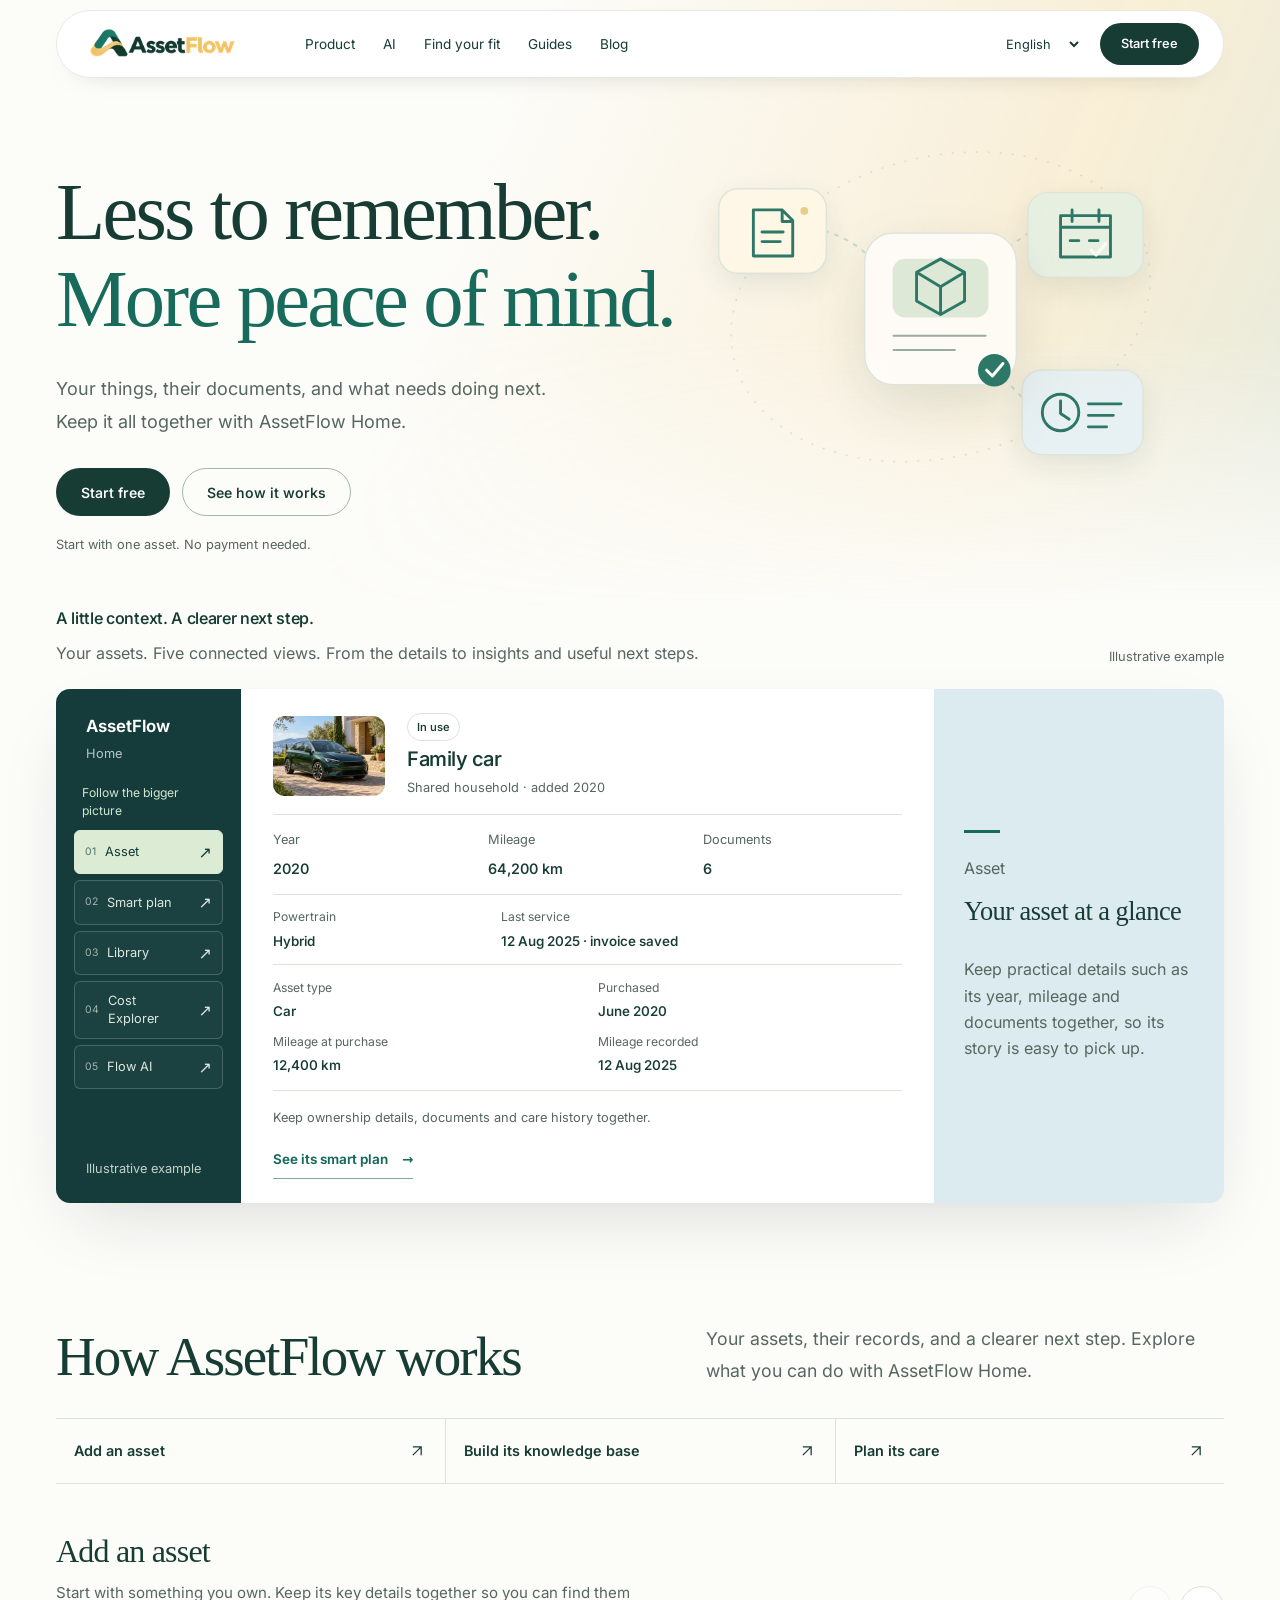
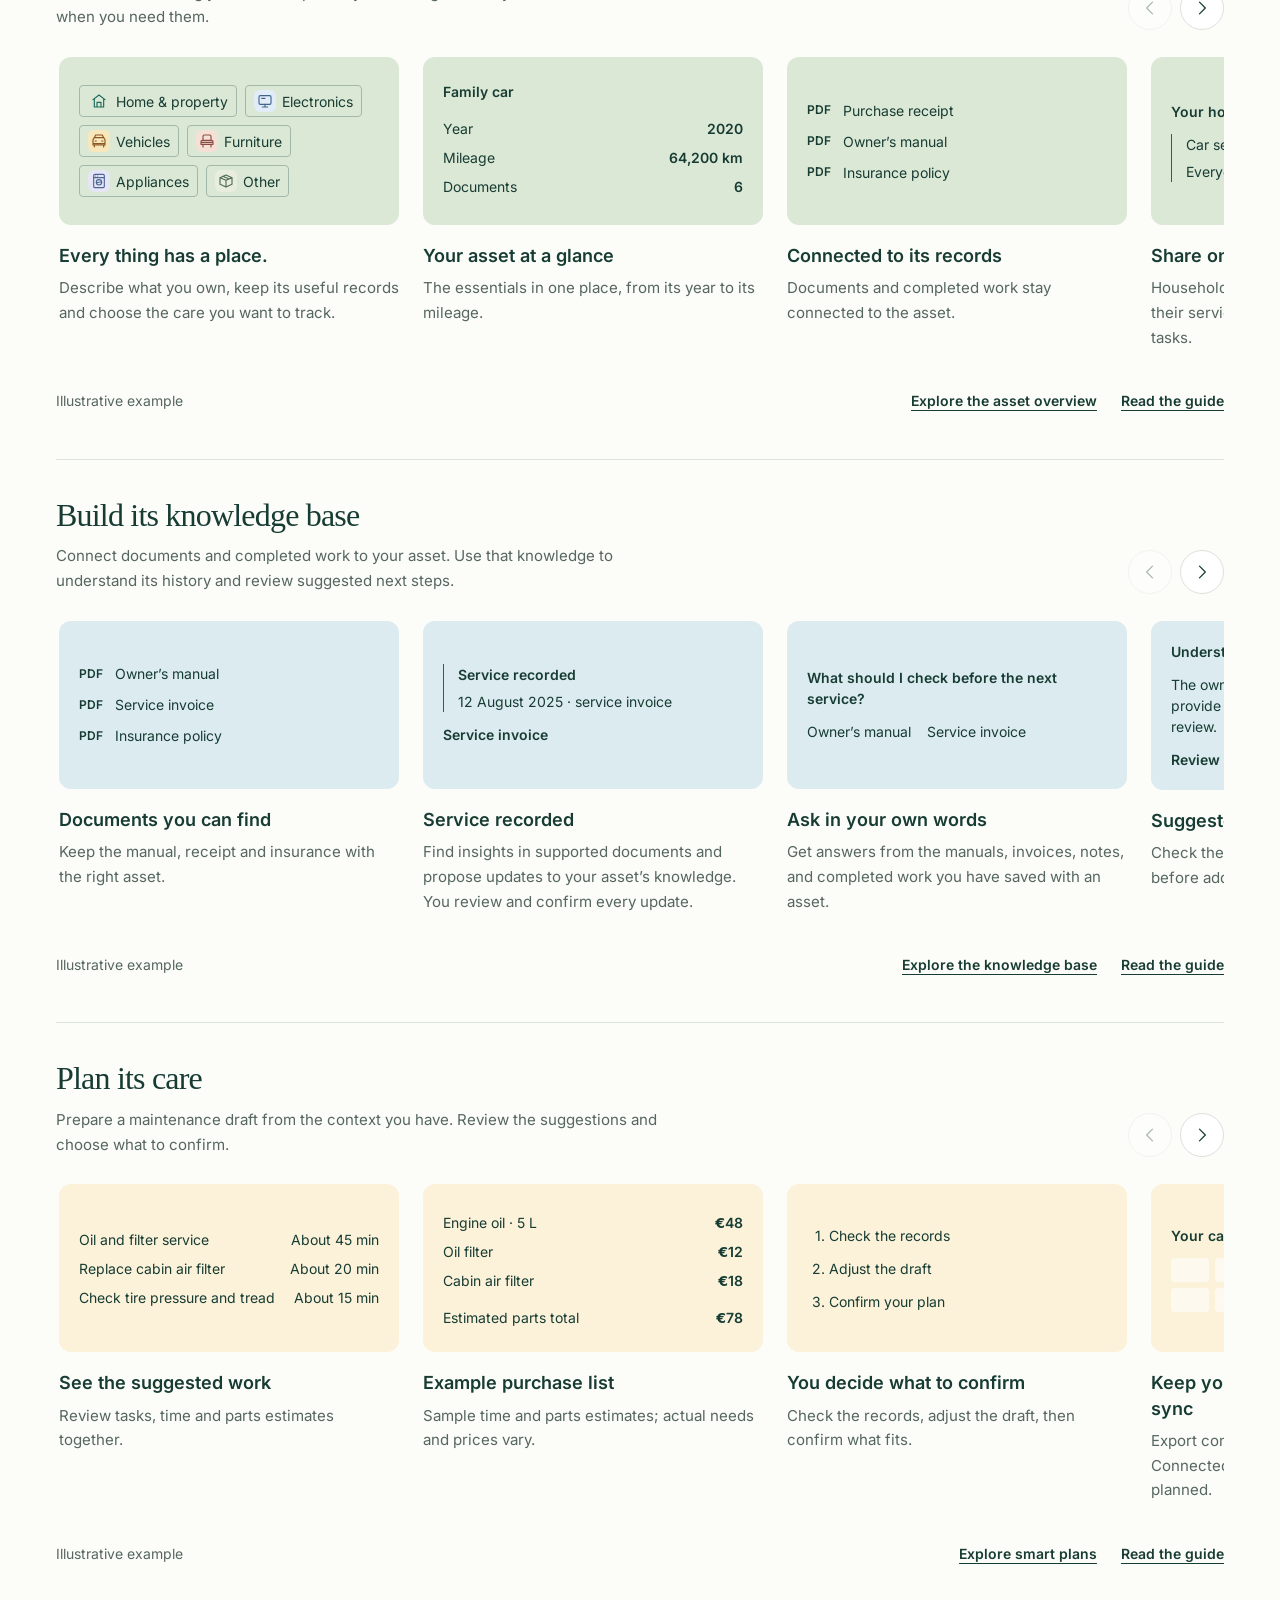
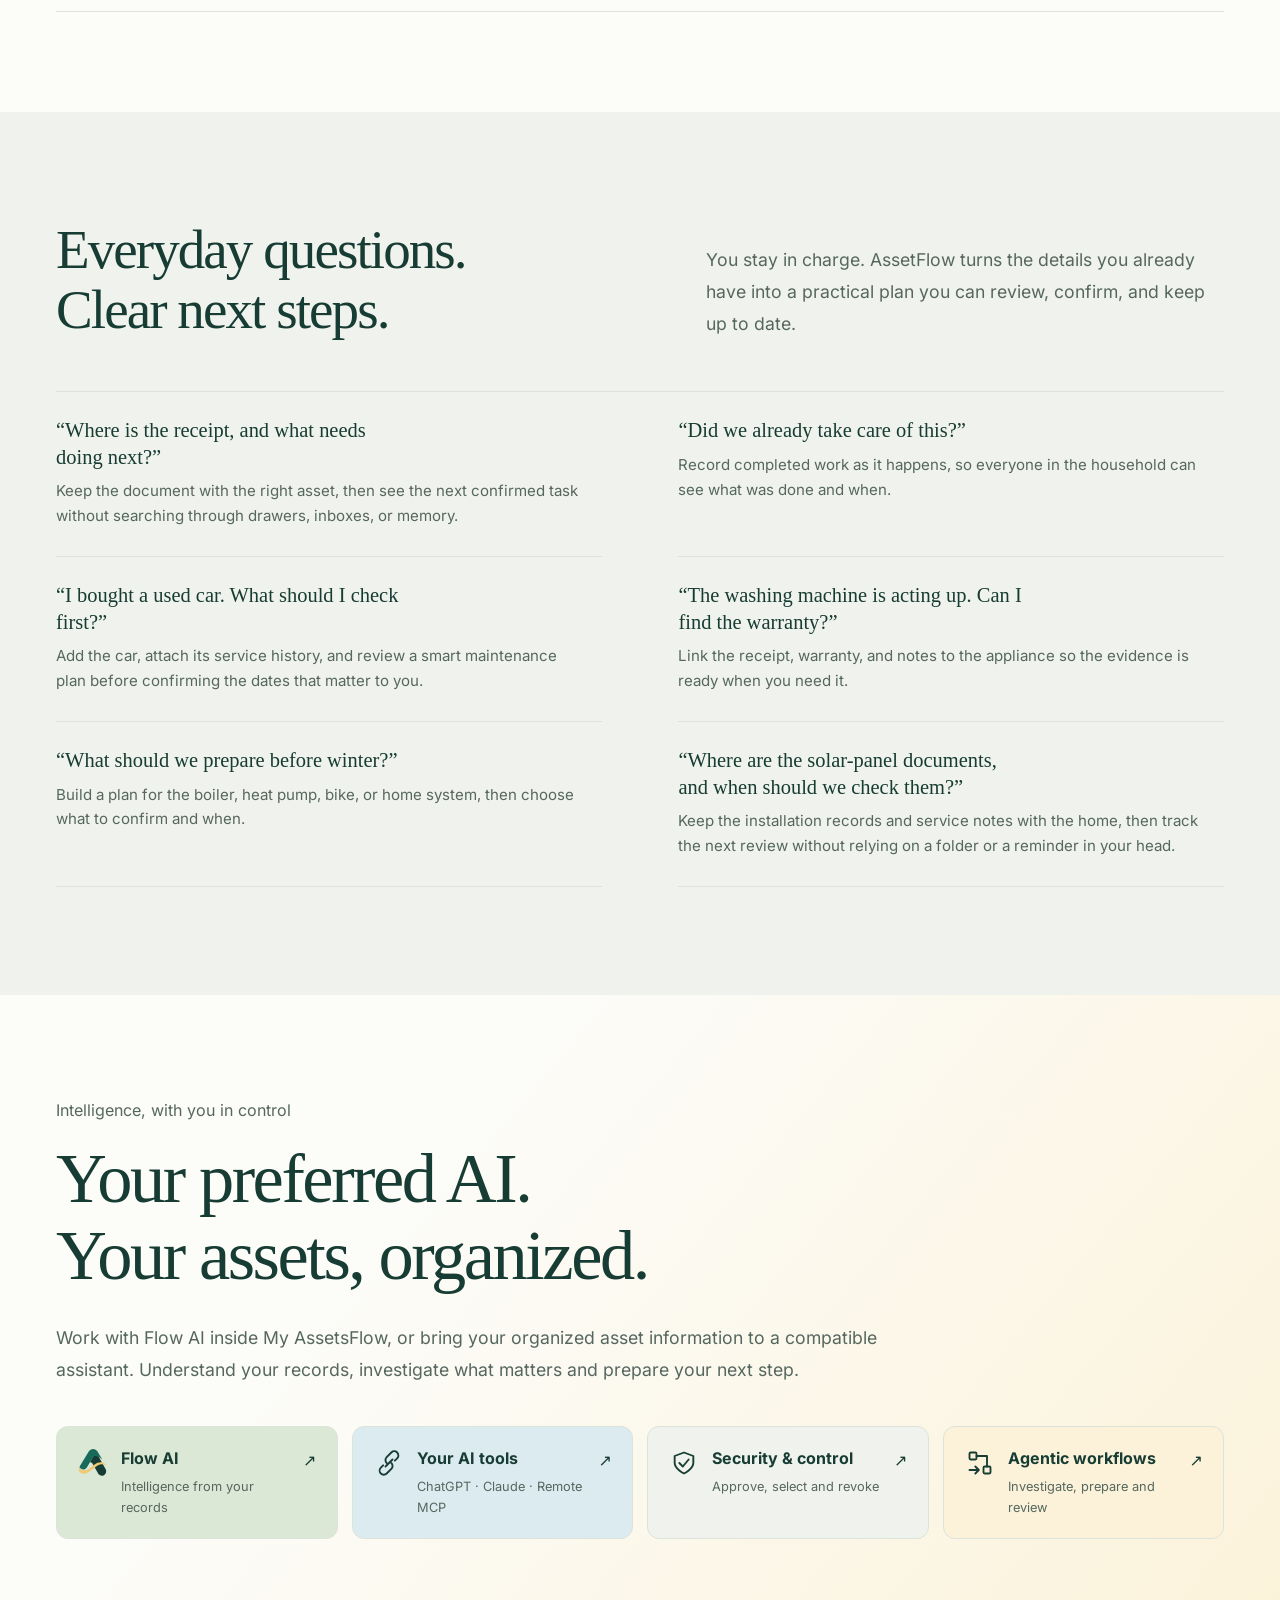
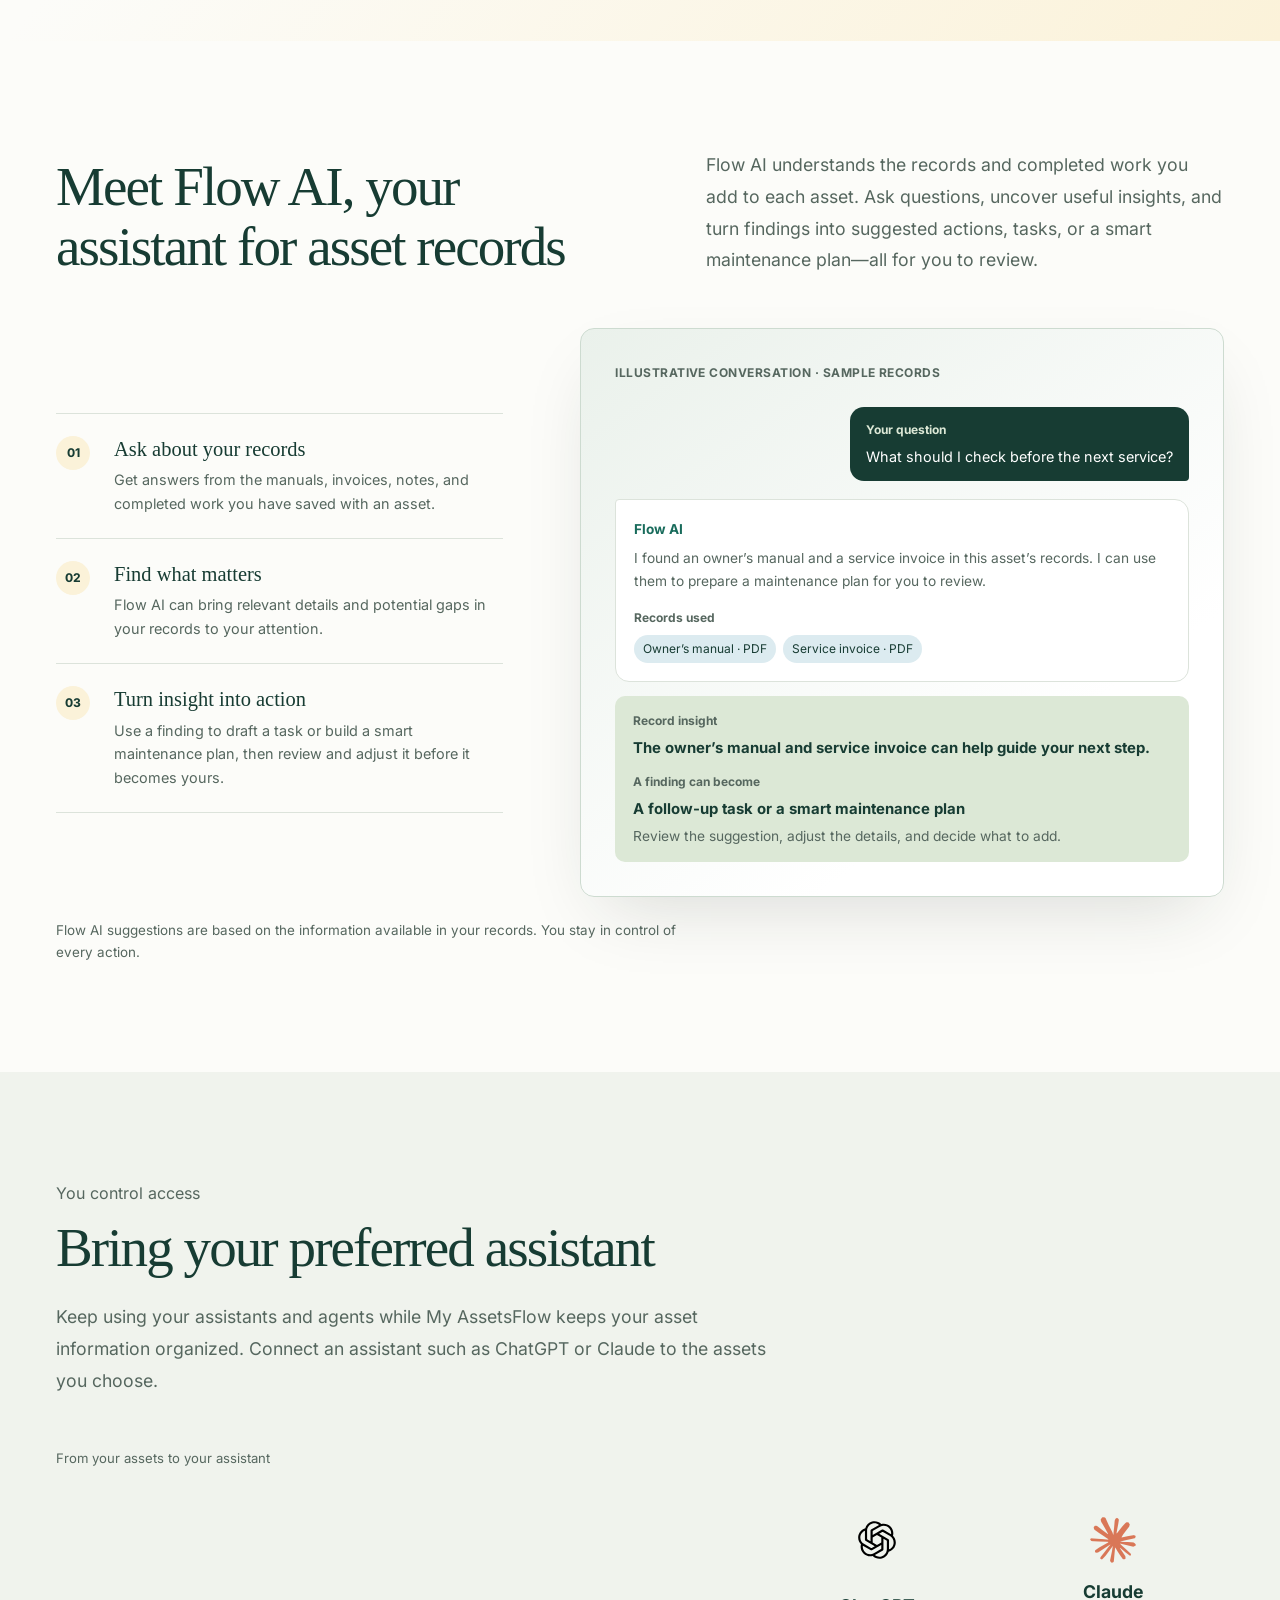
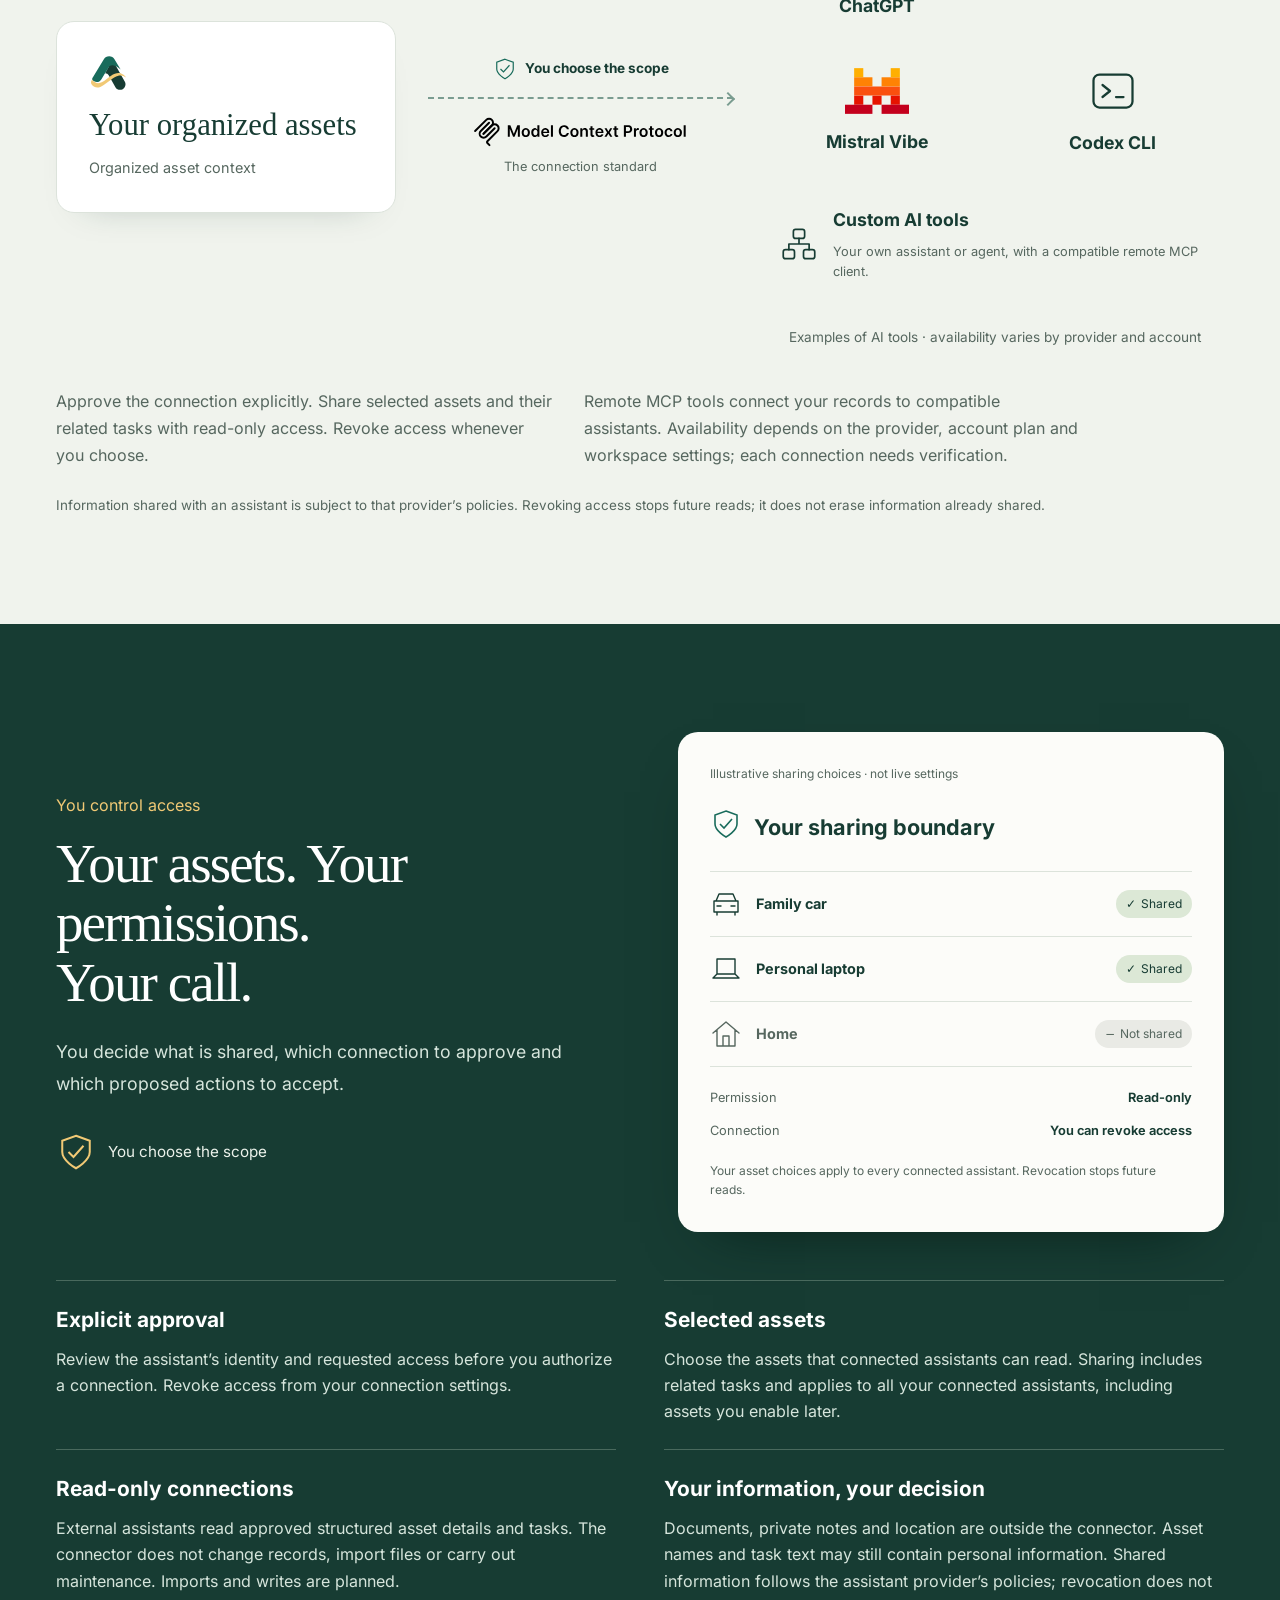
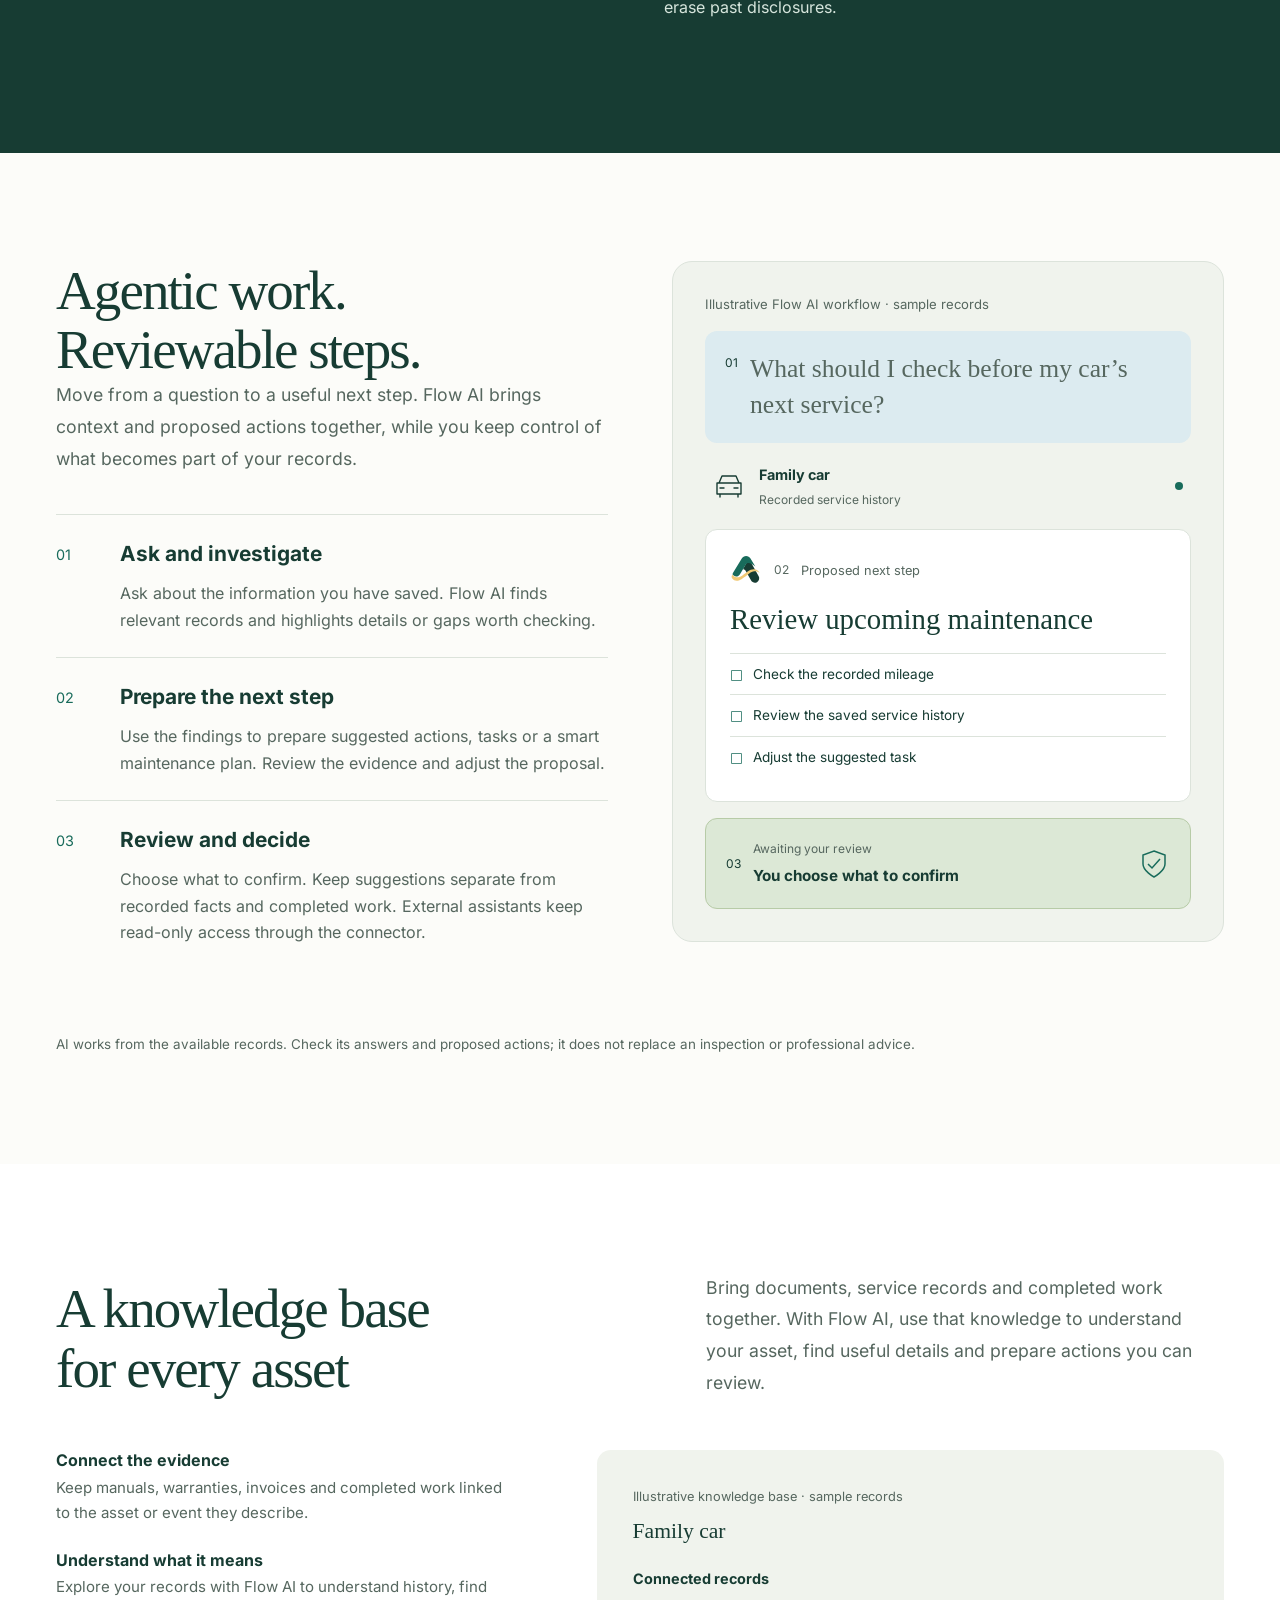
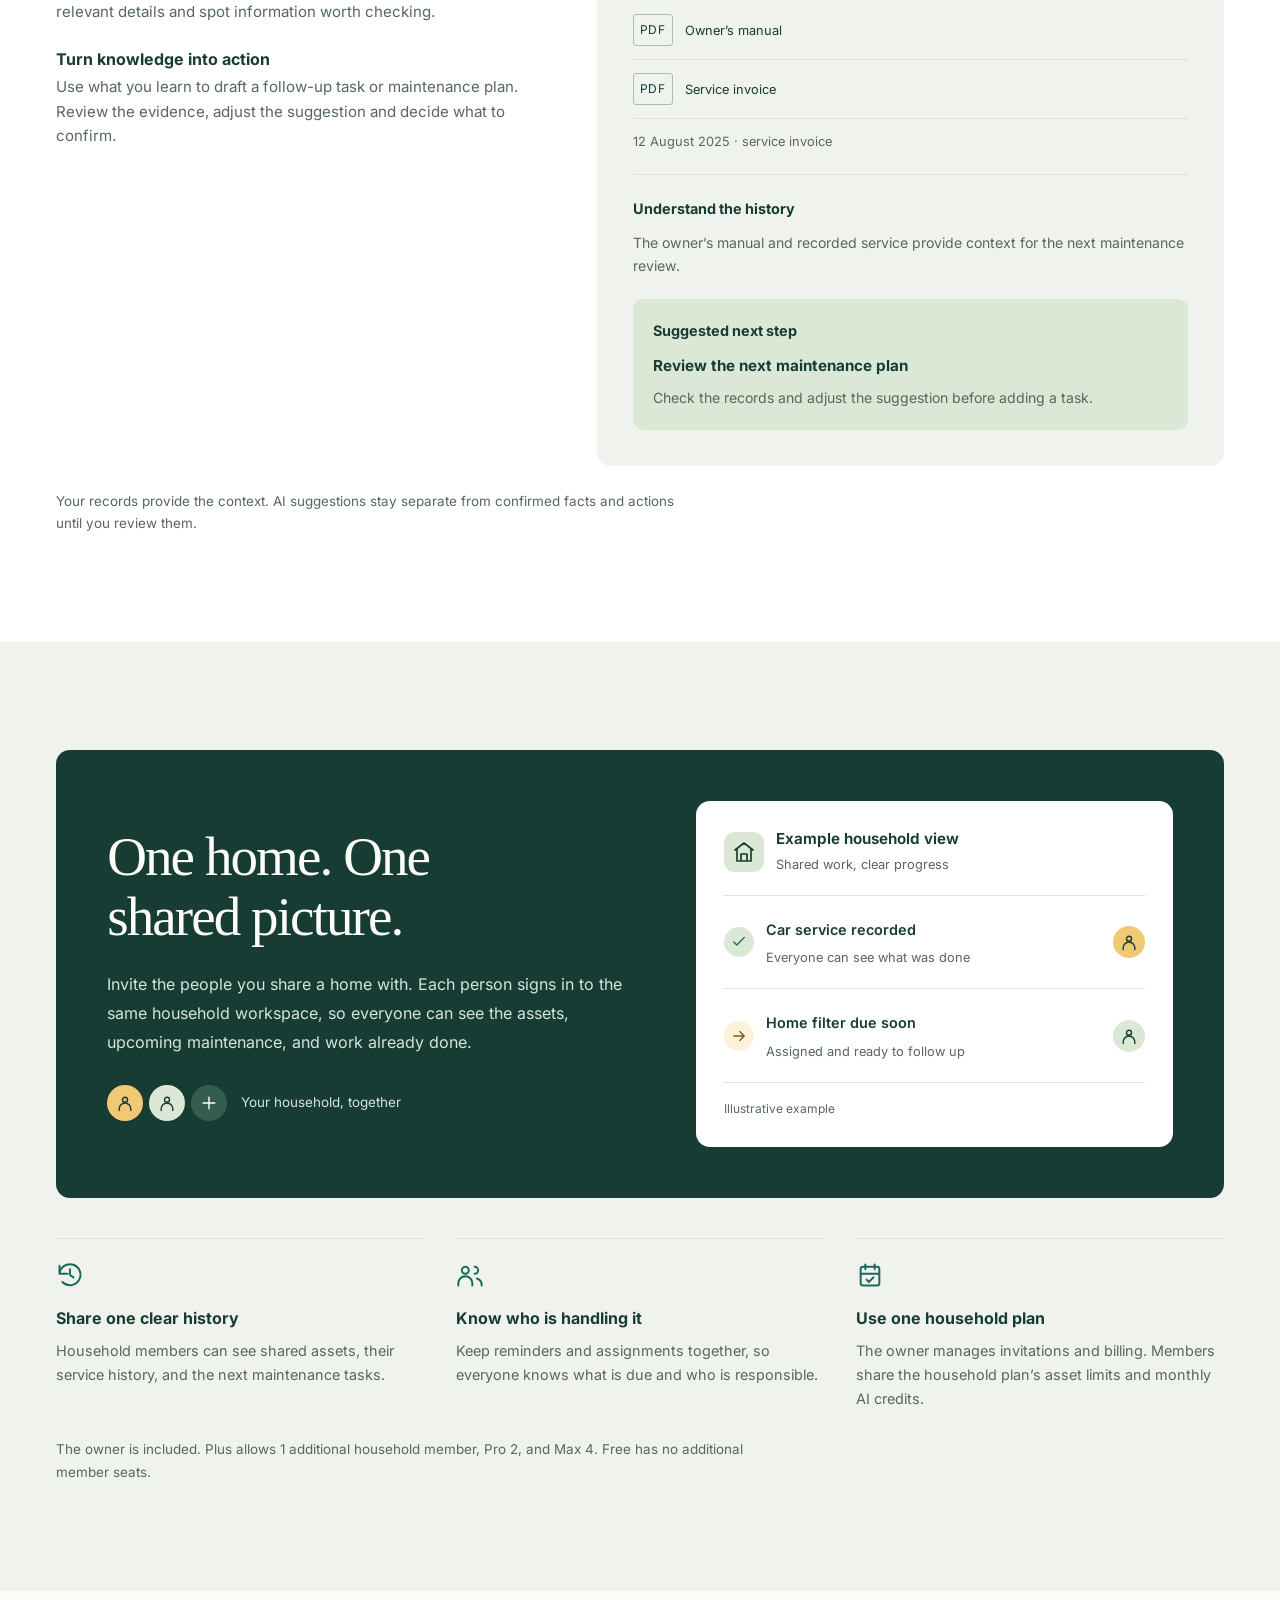
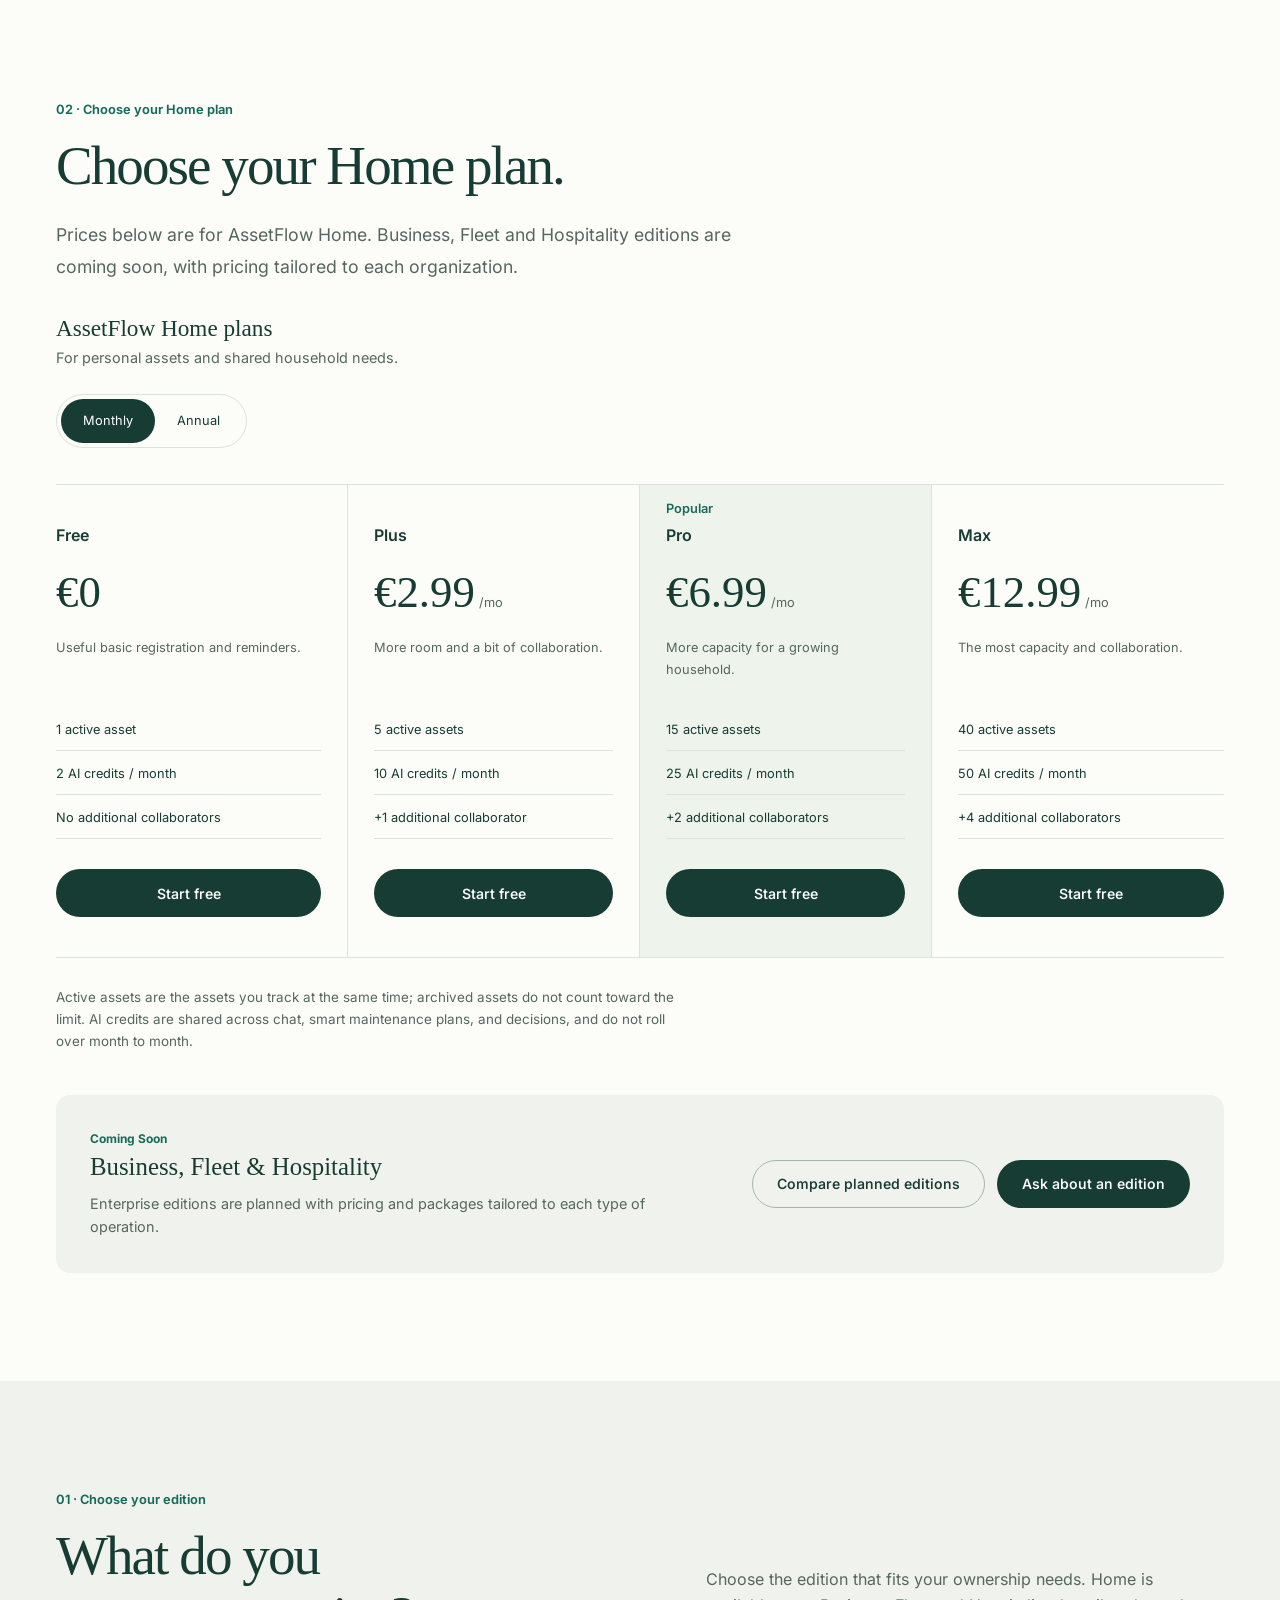
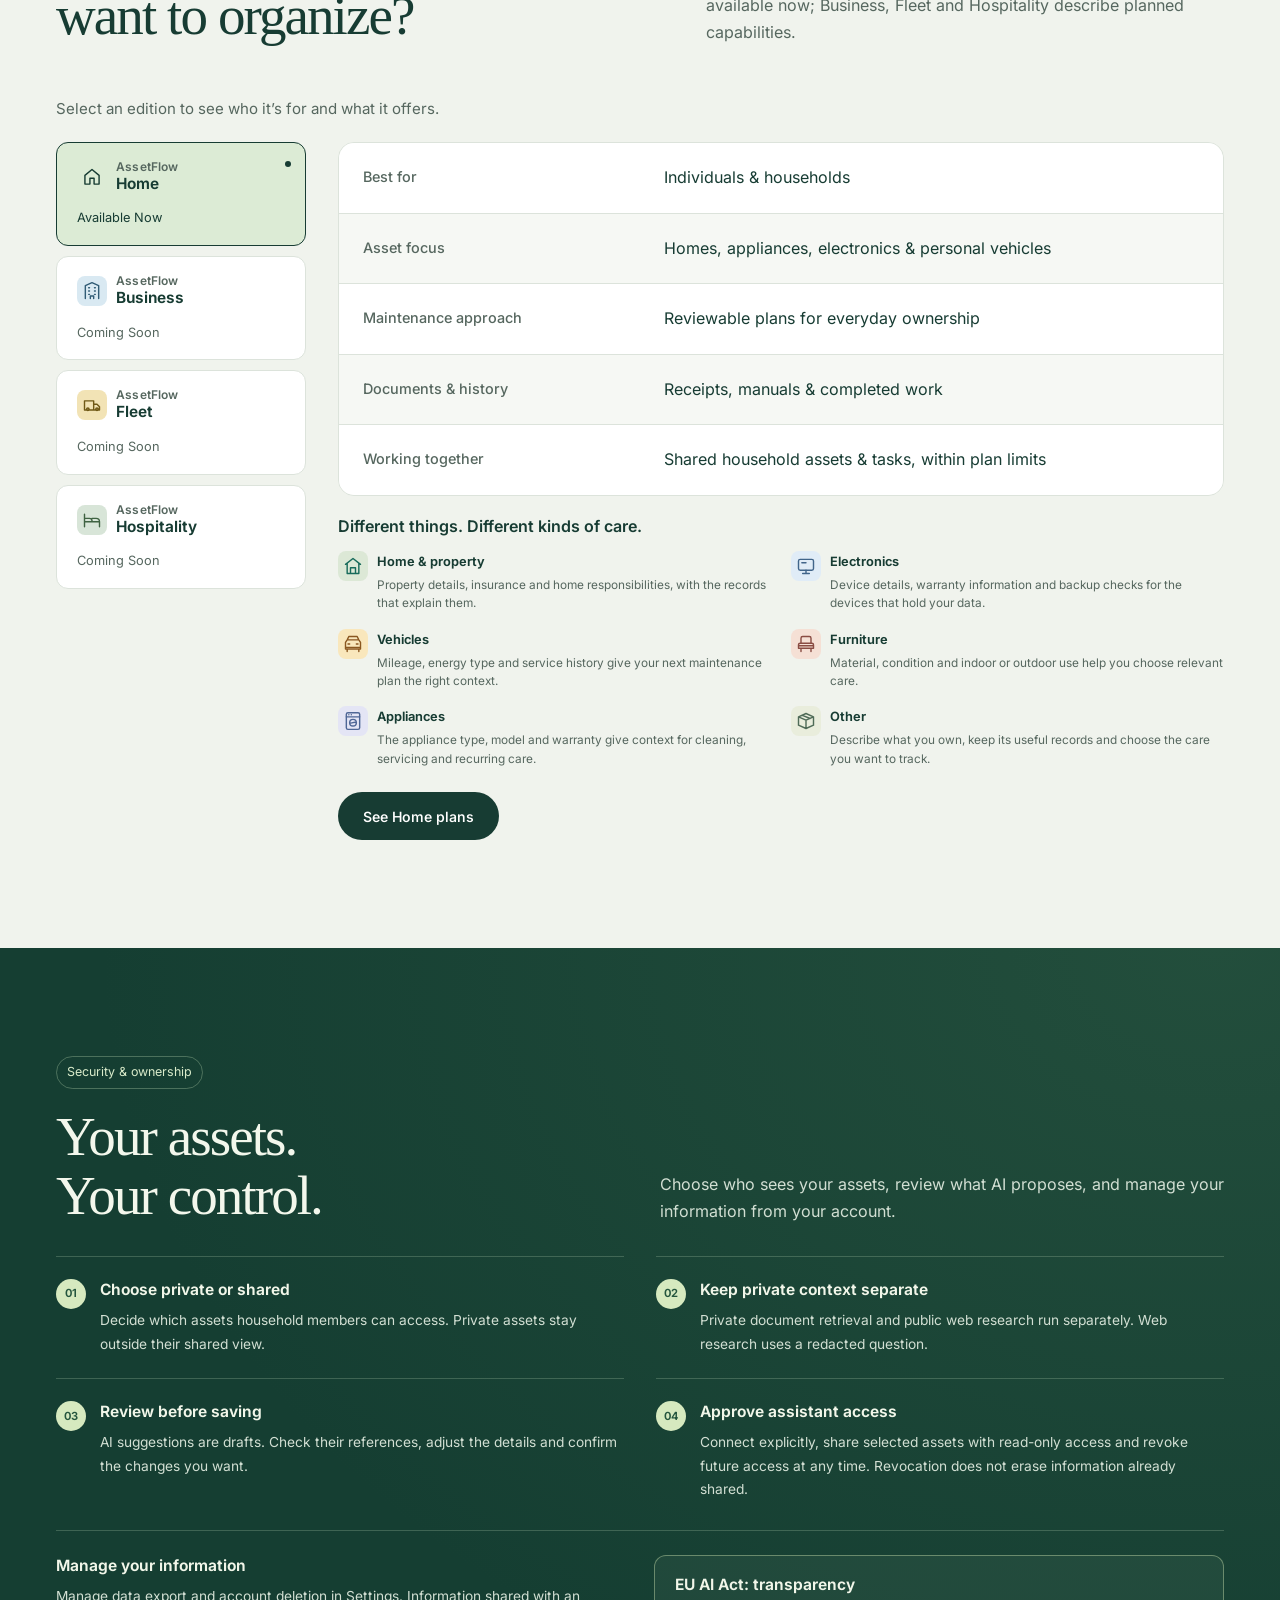
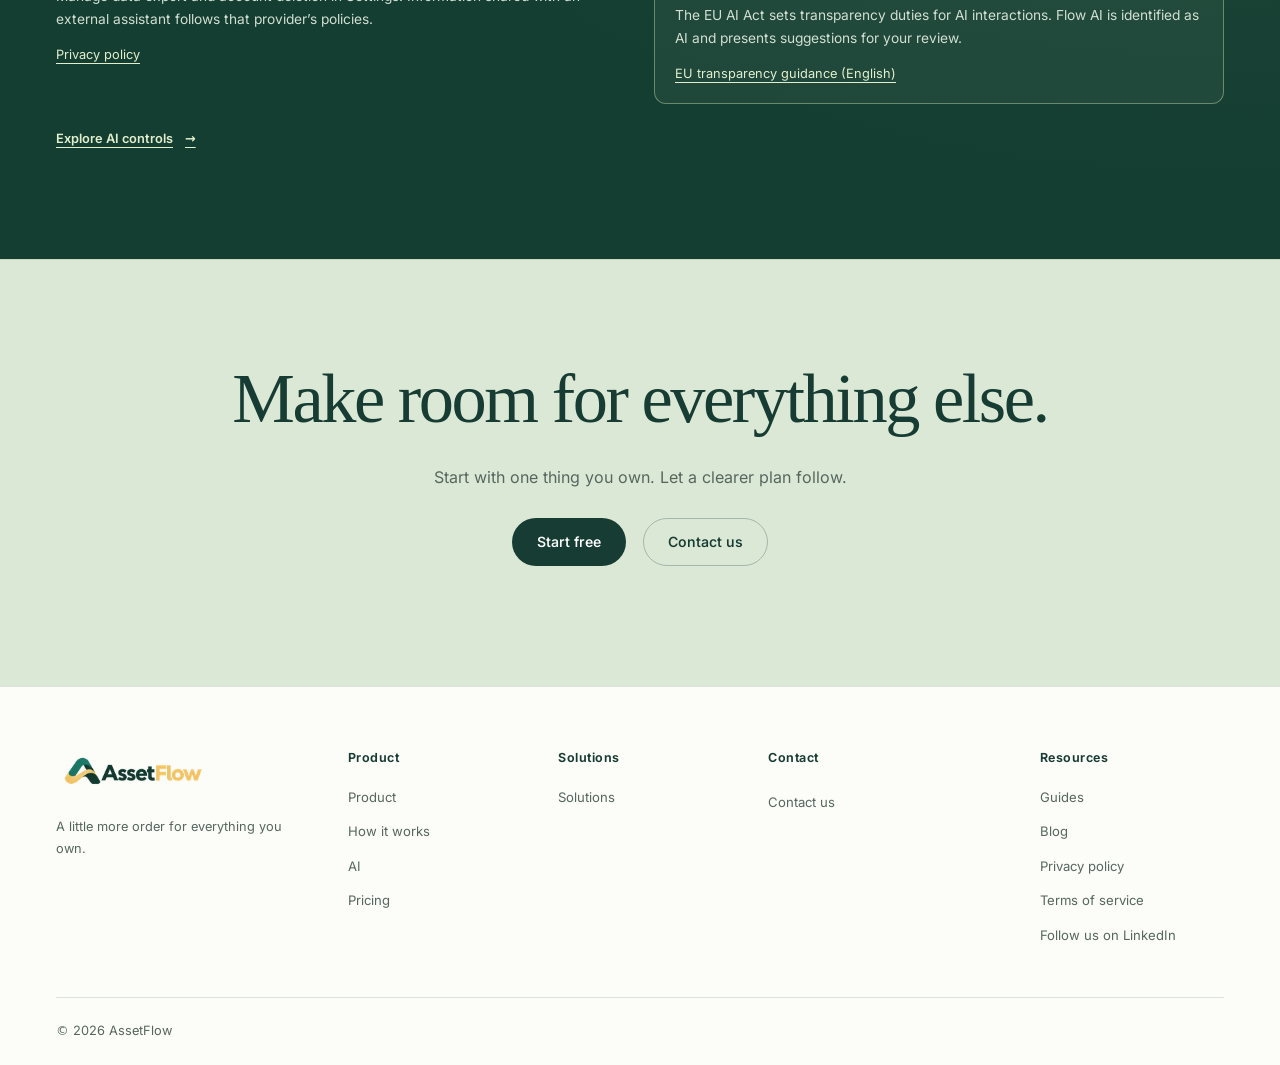
<file: index.html>
<!doctype html>
<html lang="en">
  <head>
    <meta charset="utf-8" />
    <meta name="viewport" content="width=device-width, initial-scale=1" />
    <title>AssetFlow | Home Asset Management &amp; Maintenance Reminders</title>
    <meta
      name="description"
      content="Organize household assets, keep receipts and manuals together, and create smart maintenance plans with reminders. Share ownership history with AssetFlow Home."
    />
    <link rel="canonical" href="https://myassetsflow.com/" />
    <link rel="describedby" href="/llms.txt" type="text/plain" />
    <link rel="alternate" href="/index.md" type="text/markdown" />
    <meta name="robots" content="index, follow, max-image-preview:large" />
    <meta property="og:type" content="website" />
    <meta property="og:site_name" content="AssetFlow" />
    <meta property="og:url" content="https://myassetsflow.com/" />
    <meta
      property="og:title"
      content="AssetFlow | Home Asset Management &amp; Maintenance Reminders"
    />
    <meta
      property="og:description"
      content="Organize household assets, documents, and maintenance reminders with AssetFlow Home."
    />
    <meta
      property="og:image"
      content="https://myassetsflow.com/assets/social-preview.png"
    />
    <meta property="og:image:width" content="1200" />
    <meta property="og:image:height" content="630" />
    <meta
      property="og:image:alt"
      content="AssetFlow — Home asset management and maintenance reminders"
    />
    <meta name="twitter:card" content="summary_large_image" />
    <meta
      name="twitter:title"
      content="AssetFlow | Home Asset Management &amp; Maintenance Reminders"
    />
    <meta
      name="twitter:description"
      content="Organize household assets, documents, and maintenance reminders with AssetFlow Home."
    />
    <meta
      name="twitter:image"
      content="https://myassetsflow.com/assets/social-preview.png"
    />
    <meta
      name="twitter:image:alt"
      content="AssetFlow — Home asset management and maintenance reminders"
    />
    <link rel="icon" href="assets/favicon.svg" type="image/svg+xml" />
    <link
      rel="preload"
      href="assets/fonts/inter-latin.woff2"
      as="font"
      type="font/woff2"
      crossorigin
    />
    <link rel="stylesheet" href="styles.css?v=10" />
    <script type="application/ld+json">
      {
        "@context": "https://schema.org",
        "@graph": [
          {
            "@type": "Organization",
            "@id": "https://myassetsflow.com/#organization",
            "name": "AssetFlow",
            "url": "https://myassetsflow.com/",
            "logo": "https://myassetsflow.com/assets/assetflow-wordmark.png",
            "sameAs": ["https://www.linkedin.com/company/myassetsflow"]
          },
          {
            "@type": "WebSite",
            "@id": "https://myassetsflow.com/#website",
            "name": "AssetFlow",
            "url": "https://myassetsflow.com/",
            "publisher": {
              "@id": "https://myassetsflow.com/#organization"
            },
            "inLanguage": "en"
          },
          {
            "@type": "WebPage",
            "@id": "https://myassetsflow.com/#webpage",
            "url": "https://myassetsflow.com/",
            "name": "AssetFlow | Home Asset Management & Maintenance Reminders",
            "description": "Organize household assets, keep receipts and manuals together, and create smart maintenance plans with reminders. Share ownership history with AssetFlow Home.",
            "isPartOf": {
              "@id": "https://myassetsflow.com/#website"
            },
            "about": {
              "@id": "https://myassetsflow.com/#organization"
            },
            "inLanguage": "en"
          }
        ]
      }
    </script>
    <script defer src="main.js?v=10"></script>
  </head>
  <body id="top">
    <a class="skip-link" href="#main" data-i18n="a11y.skip">Skip to content</a>
    <header class="site-header">
      <div class="wrap header-inner">
        <a class="brand" href="/#top"
          ><img
            class="brand-wordmark"
            src="/assets/assetflow-wordmark-217.webp"
            width="217"
            height="72"
            alt="AssetFlow"
        /></a>
        <nav
          class="header-nav"
          data-i18n-aria="site.navigation"
          aria-label="Main navigation"
        >
          <a href="#product" data-home-product data-i18n="site.product">Product</a
          ><a href="/ai/en/" data-ai-index data-i18n="aiPage.nav">AI</a
          ><a href="/explore/en/" data-explore-index data-i18n="explorePage.nav">Find your fit</a><a data-i18n="nav.docs" href="/docs/en/" data-doc-index>Guides</a
          ><a data-i18n="nav.blogs" href="/blog/en/" data-blog-index>Blog</a>
        </nav>
        <div class="header-actions">
          <label
            class="visually-hidden"
            for="lang-picker"
            data-i18n="nav.languageLabel"
            >Language</label
          ><select id="lang-picker">
            <option value="en">English</option>
            <option value="it">Italiano</option>
            <option value="de">Deutsch</option>
            <option value="es">Español</option>
            <option value="fr">Français</option>
            <option value="ar">العربية</option></select
          ><a
            data-i18n="site.start"
            class="btn btn-primary"
            href="https://myassetsflow.app"
            >Start free</a
          >
        </div>
        <details class="mobile-menu">
          <summary><span data-i18n="site.menu">Menu</span></summary>
          <nav data-i18n-aria="site.navigation" aria-label="Main navigation">
            <a data-i18n="site.product" href="#product">Product</a
            ><a data-i18n="site.how" href="#how-it-works">How it works</a
            ><a href="/ai/en/" data-ai-index data-i18n="aiPage.nav">AI</a
          ><a href="/explore/en/" data-explore-index data-i18n="explorePage.nav">Find your fit</a><a data-i18n="nav.docs" href="/docs/en/" data-doc-index>Guides</a
            ><a data-i18n="nav.blogs" href="/blog/en/" data-blog-index>Blog</a>
          </nav>
        </details>
      </div>
    </header>
    <noscript><nav class="static-language-links" data-i18n-aria="nav.languageLabel" aria-label="Language"><a href="/en/" lang="en">English</a><a href="/it/" lang="it">Italiano</a><a href="/de/" lang="de">Deutsch</a><a href="/es/" lang="es">Español</a><a href="/fr/" lang="fr">Français</a><a href="/ar/" lang="ar">العربية</a></nav></noscript>
    <main id="main" class="has-section-rail">
      <nav
        class="section-rail"
        aria-label="Main navigation"
        data-i18n-aria="site.navigation"
        data-section-nav
      >
        <a href="#product" aria-current="location" data-section-link
          ><span data-i18n="site.product">Product</span></a
        ><a href="#how-it-works" data-section-link
          ><span data-i18n="site.how">How it works</span></a
        ><a href="#records-library" data-section-link
          ><span data-i18n="site.recordsNav">Library</span></a
        ><a href="#household" data-section-link
          ><span data-i18n="site.householdNav">Household</span></a><a href="#security" data-section-link><span data-i18n="trust.nav">Security</span></a>
      </nav>
      <section class="hero">
        <div class="hero-color" aria-hidden="true"></div>
        <svg class="hero-constellation" viewBox="0 0 560 450" aria-hidden="true" focusable="false">
          <ellipse class="orbit-ring" cx="286" cy="228" rx="222" ry="156" transform="rotate(-15 286 228)" />
          <path class="orbit-link" d="M 155 146 C 201 157 218 181 230 199 M 378 151 C 350 169 337 186 328 202 M 378 329 C 352 305 340 286 328 270" />
          <g class="orbit-node orbit-node--record">
            <rect x="55" y="105" width="112" height="88" rx="20" fill="#fff8e7" />
            <path d="M91 127h30l11 11v37H91z M121 127v12h11 M100 150h22 M100 160h19" />
            <circle cx="144" cy="128" r="4" fill="#e9c881" stroke="none" />
          </g>
          <g class="orbit-node orbit-node--care">
            <rect x="377" y="109" width="120" height="88" rx="20" fill="#e6f0e3" />
            <path d="M411 133h52v43h-52z M411 145h52 M423 127v12 M451 127v12 M421 159h9 M441 159h9" />
            <path class="node-check" d="m443 169 5 5 10-12" />
          </g>
          <g class="orbit-node orbit-node--history">
            <rect x="371" y="294" width="126" height="88" rx="20" fill="#e6f0f4" />
            <circle cx="411" cy="338" r="19" />
            <path d="M411 326v13l9 6 M440 329h34 M440 341h26 M440 353h19" />
          </g>
          <g class="asset-hub">
            <rect x="207" y="151" width="158" height="158" rx="30" fill="#fffdf9" />
            <rect x="236" y="178" width="100" height="61" rx="13" fill="#dce8d6" stroke="none" />
            <path d="m261 192 25-14 25 14v30l-25 14-25-14z M261 192l25 15 25-15 M286 207v29" />
            <path class="hub-line" d="M237 258h96 M237 273h64" />
            <circle cx="342" cy="294" r="17" fill="#186b5b" stroke="none" />
            <path class="hub-check" d="m334 294 6 6 11-13" />
          </g>
        </svg>
        <div class="wrap">
          <div class="hero-copy">
            <h1>
              <span data-i18n="site.hero">Less to remember.</span><br /><em
                data-i18n="site.heroAccent"
                >More peace of mind.</em
              >
            </h1>
            <p class="hero-lead">
              <span data-i18n="site.lead"
                >Your things, their documents, and what needs doing next. Keep it
                all together with AssetFlow Home.</span
              >
            </p>
            <div class="hero-actions">
              <a
                data-i18n="site.start"
                class="btn btn-primary"
                href="https://myassetsflow.app"
                >Start free</a
              ><a data-i18n="site.see" class="btn btn-outline" href="#how-it-works"
                >See how it works</a
              >
            </div>
            <p class="hero-note">
              <span data-i18n="site.freeNote"
                >Start with one asset. No payment needed.</span
              >
            </p>
          </div>
        </div>
      </section>
      <section id="product" class="product-section">
        <div class="wrap">
          <div class="demo-intro">
            <div class="demo-intro-copy">
              <h2>
                <span data-i18n="site.demoTitle"
                  >A little context. A clearer next step.</span
                >
              </h2>
              <p class="demo-lead" data-i18n="site.demoLead">Your assets. Five connected views. From the details to insights and useful next steps.</p>
            </div>
            <p class="demo-label">
              <span data-i18n="site.example"
                >Illustrative example</span
              >
            </p>
          </div>
          <div class="ownership-demo">
            <div class="demo-sidebar">
              <span class="demo-wordmark">AssetFlow <span>Home</span></span>
              <p class="demo-explore" data-i18n="site.demoExplore">Follow the bigger picture</p>
              <div class="demo-tabs">
                <button
                  id="demo-tab-asset"
                  data-demo="asset"
                  aria-controls="demo-asset"
                  type="button"
                >
                  <span class="demo-step" aria-hidden="true">01</span><span data-i18n="site.asset">Asset</span><span class="demo-tab-arrow" aria-hidden="true">↗</span></button
                ><button
                  id="demo-tab-plan"
                  data-demo="plan"
                  aria-controls="demo-plan"
                  type="button"
                >
                  <span class="demo-step" aria-hidden="true">02</span><span data-i18n="site.plan">Smart plan</span><span class="demo-tab-arrow" aria-hidden="true">↗</span></button
                ><button
                  id="demo-tab-records"
                  data-demo="records"
                  aria-controls="demo-records"
                  type="button"
                >
                  <span class="demo-step" aria-hidden="true">03</span><span data-i18n="site.records">Library</span>
                <span class="demo-tab-arrow" aria-hidden="true">↗</span></button>
                <button id="demo-tab-insights" data-demo="insights" aria-controls="demo-insights" type="button"><span class="demo-step" aria-hidden="true">04</span><span data-i18n="site.costInsights">Cost Explorer</span><span class="demo-tab-arrow" aria-hidden="true">↗</span></button>
<button id="demo-tab-flow" data-demo="flow" aria-controls="demo-flow" type="button"><span class="demo-step" aria-hidden="true">05</span><span>Flow AI</span><span class="demo-tab-arrow" aria-hidden="true">↗</span></button>
              </div>
              <p>
                <span data-i18n="site.example"
                  >Illustrative example</span
                >
              </p>
            </div>
            <div class="demo-content">
              <section
                id="demo-asset"
                class="demo-panel"
                aria-labelledby="demo-tab-asset"
              >
                <div class="asset-record-heading">
                  <img
                    class="asset-record-thumb"
                    src="/assets/vehicle-photo-320.webp"
                    width="320"
                    height="240"
                    alt=""
                    decoding="async"
                  />
                  <div class="asset-record-copy">
                    <span class="asset-record-status" data-i18n="site.vehicleStatus">In use</span>
                    <h3><span data-i18n="site.vehicle">Family car</span></h3>
                    <p data-i18n="site.vehicleMeta">Shared household · added 2020</p>
                  </div>
                </div>
                <dl class="asset-details">
                  <div>
                    <dt><span data-i18n="site.detailYear">Year</span></dt>
                    <dd>2020</dd>
                  </div>
                  <div>
                    <dt><span data-i18n="site.detailMileage">Mileage</span></dt>
                    <dd><bdi>64,200 km</bdi></dd>
                  </div>
                  <div>
                    <dt><span data-i18n="site.detailDocs">Documents</span></dt>
                    <dd>6</dd>
                  </div>
                </dl>
                <div class="asset-care-context">
                  <div>
                    <span class="asset-context-label" data-i18n="site.vehiclePowerLabel">Powertrain</span>
                    <strong data-i18n="site.vehiclePower">Hybrid</strong>
                  </div>
                  <div>
                    <span class="asset-context-label" data-i18n="site.vehicleServiceLabel">Last service</span>
                    <strong data-i18n="site.vehicleService">12 Aug 2025 · invoice saved</strong>
                  </div>
                </div>
                <dl class="asset-extra-details"><div><dt><span data-i18n="site.vehicleTypeLabel">Asset type</span></dt><dd><span data-i18n="site.vehicleTypeValue">Car</span></dd></div><div><dt><span data-i18n="site.vehiclePurchaseLabel">Purchased</span></dt><dd><span data-i18n="site.vehiclePurchaseValue">June 2020</span></dd></div><div><dt><span data-i18n="site.vehiclePurchaseMileageLabel">Mileage at purchase</span></dt><dd><bdi dir="ltr">12,400 km</bdi></dd></div><div><dt><span data-i18n="site.vehicleReadingLabel">Mileage recorded</span></dt><dd><span data-i18n="site.vehicleReadingValue">12 Aug 2025</span></dd></div></dl>
                <p class="demo-footnote">
                  <span data-i18n="site.assetNote"
                    >Keep ownership details, documents and care history together.</span
                  >
                </p>
              <button class="demo-next" type="button" data-demo-next="plan"><span data-i18n="site.nextPlan">See its smart plan</span><span aria-hidden="true"> →</span></button>
              </section>
              <section
                id="demo-plan"
                class="demo-panel"
                aria-labelledby="demo-tab-plan"
              >
                <div class="panel-heading">
                  <h3><span data-i18n="site.plan">Smart plan</span></h3>
                  <span class="status-pill" data-i18n="site.draft"
                    >Suggested plan · review first</span
                  >
                </div>
                <p class="demo-panel-lead"><span data-i18n="site.planLead">Turn asset details and selected records into a smart draft. Generation time varies; you review the result.</span></p>
                <p class="demo-editability" data-i18n="site.taskMeta">Edit the draft, adjust tasks and add extraordinary events, such as an unexpected repair.</p>
                <div class="plan-detail-grid">
                <div class="plan-sample-group">
                  <h4 class="sample-group-title" data-i18n="site.planTasksTitle">Suggested maintenance tasks</h4>
                  <ul class="plan-task-list">
                    <li><span class="task-mark" aria-hidden="true"></span><span class="plan-row-copy"><strong data-i18n="site.taskOil">Oil and filter service</strong><small data-i18n="site.taskOilTime">About 45 min</small></span></li>
                    <li><span class="task-mark" aria-hidden="true"></span><span class="plan-row-copy"><strong data-i18n="site.taskCabin">Replace cabin air filter</strong><small data-i18n="site.taskCabinTime">About 20 min</small></span></li>
                    <li><span class="task-mark" aria-hidden="true"></span><span class="plan-row-copy"><strong data-i18n="site.taskTires">Check tire pressure and tread</strong><small data-i18n="site.taskTiresTime">About 15 min</small></span></li>
                  </ul>
                </div>
                <div class="plan-sample-group purchase-group">
                  <h4 class="sample-group-title" data-i18n="site.shoppingListTitle">Example purchase list</h4>
                  <ul class="purchase-list">
                    <li><span data-i18n="site.purchaseOil">Engine oil · 5 L</span><bdi data-i18n="site.purchaseOilPrice">€48</bdi></li>
                    <li><span data-i18n="site.purchaseOilFilter">Oil filter</span><bdi data-i18n="site.purchaseOilFilterPrice">€12</bdi></li>
                    <li><span data-i18n="site.purchaseCabinFilter">Cabin air filter</span><bdi data-i18n="site.purchaseCabinFilterPrice">€18</bdi></li>
                  </ul>
                  <p class="purchase-total"><span data-i18n="site.partsTotalLabel">Estimated parts total</span><bdi data-i18n="site.partsTotal">€78</bdi></p>
                  <p class="estimate-note" data-i18n="site.estimateNote">Sample time and parts estimates; actual needs and prices vary.</p>
                </div>
                </div>
                <button class="btn btn-primary demo-review" type="button">
                  <span data-i18n="site.review">Review plan</span>
                </button>
                <div class="review-detail" hidden>
                  <p>
                    <span data-i18n="site.reviewNote"
                      >Review the suggestions and make them yours. Your confirmation puts the plan into action.</span></p>
                  <button class="btn btn-primary demo-confirm" type="button">
                    <span data-i18n="site.confirm">Confirm example plan</span>
                  </button>
                </div>
                <p class="confirmation" role="status" aria-live="polite"></p>
                <button class="text-button demo-reset" type="button" hidden>
                  <span data-i18n="site.reset">Reset example</span>
                </button>
                <p class="demo-footnote">
                  <span data-i18n="site.calendar"
                    >Export confirmed tasks to your calendar. Connected calendar
                    synchronization is planned.</span
                  >
                </p>
              <button class="demo-next" type="button" data-demo-next="records"><span data-i18n="site.nextLibrary">Look inside its library</span><span aria-hidden="true"> →</span></button>
              </section>
              <section
                id="demo-records"
                class="demo-panel"
                aria-labelledby="demo-tab-records"
              >
                <h3><span data-i18n="site.records">Library</span></h3>
                <p class="demo-panel-lead" data-i18n="site.libraryLead">Understand your documents. Review the insights. Confirm what becomes part of your asset’s knowledge.</p>
                <p class="library-privacy"><span data-i18n="site.libraryPrivacy">Private files. Controlled access. Files are checked before AI processing; you choose what to share.</span></p>
                <div class="library-finding"><span class="finding-label"><span data-i18n="site.findingLabel">Example finding · awaiting your review</span></span><strong><span data-i18n="site.findingTitle">Last service: 12 August 2025</span></strong><small><span data-i18n="site.findingSource">Source: service invoice · PDF</span></small><p><span data-i18n="site.findingReview">Proposed knowledge update. Nothing changes until you confirm.</span></p></div>
                <ul class="file-list">
                  <li>
                    <span class="file-type" aria-hidden="true">PDF</span
                    ><span data-i18n="site.serviceInvoice">Service invoice</span>
                  </li>
                  <li>
                    <span class="file-type" aria-hidden="true">JPG</span
                    ><span data-i18n="site.warrantyCard">Warranty card</span>
                  </li>
                  <li>
                    <span class="file-type" aria-hidden="true">DOCX</span
                    ><span data-i18n="site.insurance">Insurance policy</span>
                  </li>
                  <li>
                    <span class="file-type" aria-hidden="true">PNG</span
                    ><span data-i18n="site.inspectionPhoto">Inspection photo</span>
                  </li>
                </ul>
                <p class="demo-footnote">
                  <span data-i18n="site.recordNote"
                    >Different formats. One connected library. AI processing depends on the file type and scan status.</span></p>
              <button class="demo-next" type="button" data-demo-next="insights"><span data-i18n="site.nextInsights">Explore your costs</span><span aria-hidden="true"> →</span></button>
              </section>
<section id="demo-insights" class="demo-panel" aria-labelledby="demo-tab-insights">
<h3><span data-i18n="site.costInsights">Cost Explorer</span></h3><p class="demo-panel-lead"><span data-i18n="site.costLead">Spot recurring repairs. Understand costs. Plan ahead.</span></p>
<div class="cost-summary"><div><span><span data-i18n="site.costActual">Spent</span></span><strong><bdi dir="ltr">€960</bdi></strong><small><span data-i18n="site.costHistory">Past 12 months</span></small></div><div class="cost-summary-future"><span><span data-i18n="site.costFuture">Estimated</span></span><strong><bdi dir="ltr">€240–€400</bdi></strong><small><span data-i18n="site.costHorizon">3-month outlook</span></small></div></div><div class="cost-chart-grid"><figure class="cost-chart"><figcaption><span data-i18n="site.costByAsset">Spending by asset</span></figcaption><dl class="cost-bars"><div><dt><span data-i18n="site.vehicle">Family car</span></dt><dd><bdi dir="ltr">€540</bdi><span class="cost-bar-track" aria-hidden="true"><span style="--bar-size:100%"></span></span></dd></div><div><dt><span data-i18n="site.costHome">Home</span></dt><dd><bdi dir="ltr">€300</bdi><span class="cost-bar-track" aria-hidden="true"><span style="--bar-size:55.56%"></span></span></dd></div><div><dt><span data-i18n="site.costLaptop">Laptop</span></dt><dd><bdi dir="ltr">€120</bdi><span class="cost-bar-track" aria-hidden="true"><span style="--bar-size:22.22%"></span></span></dd></div></dl><p class="cost-takeaway"><span data-i18n="site.costAssetTakeaway">The car accounts for 56% of recorded spending.</span></p></figure><figure class="cost-chart cost-repairs"><figcaption><span data-i18n="site.costRepairFrequency">Repairs by asset</span></figcaption><dl class="cost-bars"><div><dt><span data-i18n="site.vehicle">Family car</span></dt><dd><span data-i18n="site.costRepairCar">4 repairs</span><span class="cost-bar-track" aria-hidden="true"><span style="--bar-size:100%"></span></span></dd></div><div><dt><span data-i18n="site.costHome">Home</span></dt><dd><span data-i18n="site.costRepairHome">2 repairs</span><span class="cost-bar-track" aria-hidden="true"><span style="--bar-size:50%"></span></span></dd></div><div><dt><span data-i18n="site.costLaptop">Laptop</span></dt><dd><span data-i18n="site.costRepairLaptop">1 repair</span><span class="cost-bar-track" aria-hidden="true"><span style="--bar-size:25%"></span></span></dd></div></dl><p class="cost-takeaway"><span data-i18n="site.costRepairTakeaway">The car needed the most repairs in the past 12 months.</span></p></figure></div><figure class="cost-chart cost-forecast"><figcaption><span data-i18n="site.costForecast">Upcoming cost forecast</span><small><span data-i18n="site.costRange">Estimated range</span></small></figcaption><dl class="cost-range-rows"><div><dt><span data-i18n="site.costMonth1">This month</span></dt><dd><span class="cost-range-track" aria-hidden="true"><span style="--range-low:62.5%;--range-high:100%"></span></span><bdi dir="ltr">€100–€160</bdi></dd></div><div><dt><span data-i18n="site.costMonth2">Next month</span></dt><dd><span class="cost-range-track" aria-hidden="true"><span style="--range-low:37.5%;--range-high:62.5%"></span></span><bdi dir="ltr">€60–€100</bdi></dd></div><div><dt><span data-i18n="site.costMonth3">Month 3</span></dt><dd><span class="cost-range-track" aria-hidden="true"><span style="--range-low:50%;--range-high:87.5%"></span></span><bdi dir="ltr">€80–€140</bdi></dd></div></dl><p class="cost-takeaway"><span data-i18n="site.costForecastTakeaway">Compare upcoming months before scheduling more work.</span></p></figure><button class="demo-next" type="button" data-demo-next="flow"><span data-i18n="site.nextFlow">Ask Flow AI</span><span aria-hidden="true"> →</span></button></section>
<section id="demo-flow" class="demo-panel" aria-labelledby="demo-tab-flow">
<div class="flow-demo-heading"><h3>Flow AI</h3><span data-i18n="site.flowDemoMode">Agentic chat</span></div><p class="demo-panel-lead"><span data-i18n="site.flowDemoLead">Ask, investigate and prepare the next step. Flow AI uses your documents and, when available, official web manuals matched to your model.</span></p>
<figure class="flow-demo-chat"><figcaption data-i18n="site.example">Illustrative example</figcaption>
<blockquote class="flow-demo-question"><span data-i18n="site.flowDemoQuestion">Does my car need servicing before our next trip? Prepare a checklist.</span></blockquote>
<div class="flow-demo-answer"><strong>Flow AI</strong><p><span data-i18n="site.flowDemoAnswer">Your invoice records the last service on 12 August 2025 [1]. Compare the mileage and elapsed time with your model’s official service schedule [2] before deciding what is due.</span></p></div>
<div class="flow-demo-sources"><span class="flow-demo-source-label"><span data-i18n="site.flowDemoSourceLabel">Example references</span></span><ol><li><span data-i18n="site.flowDemoSource1">Service invoice · your Library</span></li><li><span data-i18n="site.flowDemoSource2">Manufacturer manual · official website</span></li></ol></div>
<div class="flow-demo-proposal"><strong><span data-i18n="site.flowDemoNext">Next step: prepare a service checklist</span></strong><span><span data-i18n="site.flowDemoReview">A proposal for you to review, adjust and confirm.</span></span></div></figure>
<div class="flow-demo-prompts"><h4><span data-i18n="site.flowDemoOther">Other questions worth asking</span></h4><ul><li><span data-i18n="site.flowDemoWarranty">Is my washing machine repair still covered by its warranty?</span></li><li><span data-i18n="site.flowDemoRepairs">Which asset keeps needing repairs, and what has it cost?</span></li></ul></div>
<a class="flow-demo-link" href="/ai/en/" data-ai-index><span data-i18n="site.flowDemoLink">Explore Flow AI and connected assistants</span><span aria-hidden="true"> →</span></a></section>
            </div>
            <aside class="demo-context">
              <div class="context-line"></div>
              <section data-demo-context="asset">
                <p class="context-eyebrow" data-i18n="site.asset">Asset</p>
                <h3 data-i18n="site.contextAssetTitle">
                  The details stay with the asset.
                </h3>
                <p data-i18n="site.contextAssetBody">
                  Keep its year, mileage and documents close to its ownership
                  history.
                </p>
              </section>
              <section data-demo-context="plan">
                <p class="context-eyebrow" data-i18n="site.plan">Smart plan</p>
                <h3 data-i18n="site.contextPlanTitle">Intelligence, with room for real life</h3>
                <p data-i18n="site.taskMeta">Edit the draft, adjust tasks and add extraordinary events, such as an unexpected repair.</p>
                <p class="context-note" data-i18n="site.reviewNote">Review the suggestions and make them yours. Your confirmation puts the plan into action.</p>
              </section>
              <section data-demo-context="records">
                <p class="context-eyebrow" data-i18n="site.records">Library</p>
                <h3 data-i18n="site.contextRecordsTitle">From files to understanding</h3>
                <p class="context-note" data-i18n="site.contextRecordsBody">Find insights in supported documents and propose updates to your asset’s knowledge. You review and confirm every update.</p>
              </section>
<section data-demo-context="insights"><p class="context-eyebrow"><span data-i18n="site.costInsights">Cost Explorer</span></p><h3><span data-i18n="site.costContextTitle">Understand the past. Prepare for what’s next.</span></h3><p><span data-i18n="site.costContextBody">See which assets need repeated repairs, compare recorded spending and anticipate costs from approved plans.</span></p></section>
<section data-demo-context="flow"><p class="context-eyebrow">Flow AI</p><h3><span data-i18n="site.flowDemoContextTitle">Answers you can trace. Next steps you control.</span></h3><p><span data-i18n="site.flowDemoContextBody">Agents investigate your question, connect relevant evidence and prepare useful next steps. Check the references and decide which suggestions to confirm.</span></p></section>
            </aside>
          </div>
        </div>
      </section>
      <section id="how-it-works" class="section chapters" aria-labelledby="how-title">
        <div class="wrap">
          <div class="section-heading how-heading">
            <h2 data-i18n="how.title" id="how-title">
              How AssetFlow works
            </h2>
            <p data-i18n="how.lead" class="section-lead">
              Your assets, their records, and a clearer next step. Explore what you can do with AssetFlow Home.
            </p>
          </div>
          <nav class="feature-overview" aria-label="Explore these features" data-i18n-aria="how.overviewLabel">
            <a href="#how-asset">
              <span data-i18n="how.assetTitle">
                Add an asset
              </span>
              <svg viewBox="0 0 24 24" aria-hidden="true" fill="none">
                <path d="M7 7h10v10M7 17 17 7" stroke="currentColor" stroke-width="1.5"/>
              </svg>
            </a>
            <a href="#how-records">
              <span data-i18n="how.recordsTitle">Build its knowledge base</span>
              <svg viewBox="0 0 24 24" aria-hidden="true" fill="none">
                <path d="M7 7h10v10M7 17 17 7" stroke="currentColor" stroke-width="1.5"/>
              </svg>
            </a>
            <a href="#how-plan">
              <span data-i18n="how.planTitle">
                Plan its care
              </span>
              <svg viewBox="0 0 24 24" aria-hidden="true" fill="none">
                <path d="M7 7h10v10M7 17 17 7" stroke="currentColor" stroke-width="1.5"/>
              </svg>
            </a>
          </nav>
          <article id="how-asset" class="feature-chapter feature-asset" aria-labelledby="how-asset-title">
            <header class="feature-chapter-heading">
              <div>
                <h3 data-i18n="how.assetTitle" id="how-asset-title">
                  Add an asset
                </h3>
                <p data-i18n="how.assetBody">
                  Start with something you own. Keep its key details together so you can find them when you need them.
                </p>
              </div>
              <div class="feature-controls" hidden>
                <button type="button" data-feature-prev aria-controls="how-asset-examples" aria-describedby="how-asset-title" aria-label="Previous examples" data-i18n-aria="how.previous">
                  <svg viewBox="0 0 24 24" fill="none" aria-hidden="true">
                    <path d="m9 5 7 7-7 7" stroke="currentColor" stroke-width="1.5" stroke-linecap="round" stroke-linejoin="round"/>
                  </svg>
                </button>
                <button type="button" data-feature-next aria-controls="how-asset-examples" aria-describedby="how-asset-title" aria-label="Next examples" data-i18n-aria="how.next">
                  <svg viewBox="0 0 24 24" fill="none" aria-hidden="true">
                    <path d="m9 5 7 7-7 7" stroke="currentColor" stroke-width="1.5" stroke-linecap="round" stroke-linejoin="round"/>
                  </svg>
                </button>
              </div>
            </header>
            <div class="feature-grid" id="how-asset-examples" tabindex="0" role="region" aria-labelledby="how-asset-title">
              <figure class="feature-example">
                <div class="feature-mini">
                  <ul class="feature-mini-categories">
                    <li class="category-homeProperty"><span class="mini-category-glyph" aria-hidden="true"><svg viewBox="0 0 24 24" fill="none" stroke="currentColor" stroke-width="1.7" stroke-linecap="round" stroke-linejoin="round" aria-hidden="true" focusable="false">
                  <path d="m3 10 9-7 9 7M5 9v12h14V9M9 21v-7h6v7"/>
                </svg></span><span data-i18n="categories.homeProperty">
                        Home and property
                      </span>
                    </li>
                    <li class="category-electronics"><span class="mini-category-glyph" aria-hidden="true"><svg viewBox="0 0 24 24" fill="none" stroke="currentColor" stroke-width="1.7" stroke-linecap="round" stroke-linejoin="round" aria-hidden="true" focusable="false">
                  <rect x="3" y="4" width="18" height="13" rx="2"/>
                  <path d="M8 21h8M12 17v4M7 8h5"/>
                </svg></span><span data-i18n="categories.electronics">
                        Electronics
                      </span>
                    </li>
                    <li class="category-vehicles"><span class="mini-category-glyph" aria-hidden="true"><svg viewBox="0 0 24 24" fill="none" stroke="currentColor" stroke-width="1.7" stroke-linecap="round" stroke-linejoin="round" aria-hidden="true" focusable="false">
                  <path d="m5 7 2-4h10l2 4 2 3v8H3v-8l2-3ZM5 7h14M6 12h2M16 12h2M3 16h18M5 18v3M19 18v3"/>
                </svg></span><span data-i18n="categories.vehicles">
                        Vehicles
                      </span>
                    </li>
                    <li class="category-furniture"><span class="mini-category-glyph" aria-hidden="true"><svg viewBox="0 0 24 24" fill="none" stroke="currentColor" stroke-width="1.7" stroke-linecap="round" stroke-linejoin="round" aria-hidden="true" focusable="false">
                  <path d="M6 11V5a2 2 0 0 1 2-2h8a2 2 0 0 1 2 2v6M5 11h14a2 2 0 0 1 2 2v4H3v-4a2 2 0 0 1 2-2ZM6 17v4M18 17v4M3 14h18"/>
                </svg></span><span data-i18n="categories.furniture">
                        Furniture
                      </span>
                    </li>
                    <li class="category-appliances"><span class="mini-category-glyph" aria-hidden="true"><svg viewBox="0 0 24 24" fill="none" stroke="currentColor" stroke-width="1.7" stroke-linecap="round" stroke-linejoin="round" aria-hidden="true" focusable="false">
                  <rect x="4" y="2" width="16" height="20" rx="2"/>
                  <path d="M4 7h16M7 4.5h.01M10 4.5h.01"/>
                  <circle cx="12" cy="14" r="4"/>
                  <path d="M8 14c2 2 6-2 8 0"/>
                </svg></span><span data-i18n="categories.appliances">
                        Appliances
                      </span>
                    </li>
                    <li class="category-other"><span class="mini-category-glyph" aria-hidden="true"><svg viewBox="0 0 24 24" fill="none" stroke="currentColor" stroke-width="1.7" stroke-linecap="round" stroke-linejoin="round" aria-hidden="true" focusable="false">
                  <path d="m3 7 9-4 9 4-9 4-9-4ZM3 7v10l9 4 9-4V7M12 11v10M7 5l10 4"/>
                </svg></span><span data-i18n="categories.other">
                        Other
                      </span>
                    </li>
                  </ul>
                </div>
                <figcaption>
                  <h4 data-i18n="site.chapter1">
                    Every thing has a place.
                  </h4>
                  <p data-i18n="categories.focus.other">
                    Describe what you own, keep its useful records and choose the care you want to track.
                  </p>
                </figcaption>
              </figure>
              <figure class="feature-example">
                <div class="feature-mini">
                  <strong data-i18n="site.vehicle">
                    Personal vehicle
                  </strong>
                  <dl class="feature-mini-facts">
                    <div>
                      <dt data-i18n="site.detailYear">
                        Year
                      </dt>
                      <dd>
                        2020
                      </dd>
                    </div>
                    <div>
                      <dt data-i18n="site.detailMileage">
                        Mileage
                      </dt>
                      <dd>
                        <bdi>
                          64,200 km
                        </bdi>
                      </dd>
                    </div>
                    <div>
                      <dt data-i18n="site.detailDocs">
                        Documents
                      </dt>
                      <dd>
                        6
                      </dd>
                    </div>
                  </dl>
                </div>
                <figcaption>
                  <h4 data-i18n="how.assetExampleTitle">
                    Your asset at a glance
                  </h4>
                  <p data-i18n="how.assetExampleBody">
                    The essentials in one place, from its year to its mileage.
                  </p>
                </figcaption>
              </figure>
              <figure class="feature-example">
                <div class="feature-mini">
                  <ul class="feature-mini-files">
                    <li>
                      <span aria-hidden="true">
                        PDF
                      </span>
                      <span data-i18n="site.receipt">
                        Purchase receipt
                      </span>
                    </li>
                    <li>
                      <span aria-hidden="true">
                        PDF
                      </span>
                      <span data-i18n="site.manual">
                        Owner’s manual
                      </span>
                    </li>
                    <li>
                      <span aria-hidden="true">
                        PDF
                      </span>
                      <span data-i18n="site.insurance">
                        Insurance policy
                      </span>
                    </li>
                  </ul>
                </div>
                <figcaption>
                  <h4 data-i18n="how.assetDetailTitle">
                    Connected to its records
                  </h4>
                  <p data-i18n="how.assetDetailBody">
                    Documents and completed work stay connected to the asset.
                  </p>
                </figcaption>
              </figure>
              <figure class="feature-example">
                <div class="feature-mini">
                  <strong data-i18n="household.board.members">
                    Your household, together
                  </strong>
                  <div class="feature-mini-event">
                    <span data-i18n="household.board.done">
                      Car service recorded
                    </span>
                    <small data-i18n="household.board.doneDetail">
                      Everyone can see what was done
                    </small>
                  </div>
                </div>
                <figcaption>
                  <h4 data-i18n="household.item1.title">
                    Share one clear history
                  </h4>
                  <p data-i18n="household.item1.body">
                    Household members can see shared assets, their service history, and the next maintenance tasks.
                  </p>
                </figcaption>
              </figure>
            </div>
            <footer class="feature-chapter-footer">
              <p class="example-caption" data-i18n="site.example">
                Illustrative example
              </p>
              <div class="chapter-links">
                <a href="#product" data-demo-target="asset">
                  <span data-i18n="how.assetLink">
                    Explore the asset overview
                  </span>
                </a>
                <a href="/docs/en/add-an-asset/" data-doc-article="add-an-asset">
                  <span data-i18n="how.guideLink">
                    Read the guide
                  </span>
                </a>
              </div>
            </footer>
          </article>
          <article id="how-records" class="feature-chapter feature-records" aria-labelledby="how-records-title">
            <header class="feature-chapter-heading">
              <div>
                <h3 data-i18n="how.recordsTitle" id="how-records-title">
                  Build its knowledge base
                </h3>
                <p data-i18n="how.recordsBody">
                  Connect documents and completed work to your asset. Use that knowledge to understand its history and review suggested next steps.
                </p>
              </div>
              <div class="feature-controls" hidden>
                <button type="button" data-feature-prev aria-controls="how-records-examples" aria-describedby="how-records-title" aria-label="Previous examples" data-i18n-aria="how.previous">
                  <svg viewBox="0 0 24 24" fill="none" aria-hidden="true">
                    <path d="m9 5 7 7-7 7" stroke="currentColor" stroke-width="1.5" stroke-linecap="round" stroke-linejoin="round"/>
                  </svg>
                </button>
                <button type="button" data-feature-next aria-controls="how-records-examples" aria-describedby="how-records-title" aria-label="Next examples" data-i18n-aria="how.next">
                  <svg viewBox="0 0 24 24" fill="none" aria-hidden="true">
                    <path d="m9 5 7 7-7 7" stroke="currentColor" stroke-width="1.5" stroke-linecap="round" stroke-linejoin="round"/>
                  </svg>
                </button>
              </div>
            </header>
            <div class="feature-grid" id="how-records-examples" tabindex="0" role="region" aria-labelledby="how-records-title">
              <figure class="feature-example">
                <div class="feature-mini">
                  <ul class="feature-mini-files">
                    <li>
                      <span aria-hidden="true">
                        PDF
                      </span>
                      <span data-i18n="site.manual">
                        Owner’s manual
                      </span>
                    </li>
                    <li>
                      <span aria-hidden="true">
                        PDF
                      </span>
                      <span data-i18n="site.serviceInvoice">
                        Service invoice
                      </span>
                    </li>
                    <li>
                      <span aria-hidden="true">
                        PDF
                      </span>
                      <span data-i18n="site.insurance">
                        Insurance policy
                      </span>
                    </li>
                  </ul>
                </div>
                <figcaption>
                  <h4 data-i18n="how.recordsExampleTitle">
                    Documents you can find
                  </h4>
                  <p data-i18n="how.recordsExampleBody">
                    Keep the manual, receipt and insurance with the right asset.
                  </p>
                </figcaption>
              </figure>
              <figure class="feature-example">
                <div class="feature-mini">
                  <div class="feature-mini-event">
                    <strong data-i18n="site.recordTitle">
                      Service recorded
                    </strong>
                    <p data-i18n="site.recordMeta">
                      12 August 2025 · service invoice
                    </p>
                  </div>
                  <span data-i18n="site.serviceInvoice" class="feature-source">
                    Service invoice
                  </span>
                </div>
                <figcaption>
                  <h4 data-i18n="site.recordTitle">
                    Service recorded
                  </h4>
                  <p data-i18n="site.contextRecordsBody">Find insights in supported documents and propose updates to your asset’s knowledge. You review and confirm every update.</p>
                </figcaption>
              </figure>
              <figure class="feature-example">
                <div class="feature-mini">
                  <p data-i18n="how.assistantQuestion" class="feature-mini-question">
                    What should I check before the next service?
                  </p>
                  <div class="feature-mini-sources">
                    <span data-i18n="site.manual">
                      Owner’s manual
                    </span>
                    <span data-i18n="site.serviceInvoice">
                      Service invoice
                    </span>
                  </div>
                </div>
                <figcaption>
                  <h4 data-i18n="how.assistantExampleTitle">
                    Ask in your own words
                  </h4>
                  <p data-i18n="flowAI.step1Body">
                    Get answers from the manuals, invoices, notes, and completed work you have saved with an asset.
                  </p>
                </figcaption>
              </figure>
              <figure class="feature-example">
                <div class="feature-mini">
                  <strong data-i18n="library.knowledge.understanding">
                    Understand the history
                  </strong>
                  <p data-i18n="library.knowledge.insight">
                    The owner’s manual and recorded service provide context for the next maintenance review.
                  </p>
                  <span data-i18n="library.knowledge.task" class="feature-source">
                    Review the next maintenance plan
                  </span>
                </div>
                <figcaption>
                  <h4 data-i18n="how.recordsDetailTitle">
                    Suggested next step
                  </h4>
                  <p data-i18n="how.recordsDetailBody">
                    Check the records and adjust the suggestion before adding a task.
                  </p>
                </figcaption>
              </figure>
            </div>
            <footer class="feature-chapter-footer">
              <p class="example-caption" data-i18n="site.example">
                Illustrative example
              </p>
              <div class="chapter-links">
                <a href="#records-library">
                  <span data-i18n="how.recordsLink">
                    Explore the knowledge base
                  </span>
                </a>
                <a href="/docs/en/organize-records/" data-doc-article="organize-records">
                  <span data-i18n="how.guideLink">
                    Read the guide
                  </span>
                </a>
              </div>
            </footer>
          </article>
          <article id="how-plan" class="feature-chapter feature-plan" aria-labelledby="how-plan-title">
            <header class="feature-chapter-heading">
              <div>
                <h3 data-i18n="how.planTitle" id="how-plan-title">
                  Plan its care
                </h3>
                <p data-i18n="how.planBody">
                  Prepare a maintenance draft from the context you have. Review the suggestions and choose what to confirm.
                </p>
              </div>
              <div class="feature-controls" hidden>
                <button type="button" data-feature-prev aria-controls="how-plan-examples" aria-describedby="how-plan-title" aria-label="Previous examples" data-i18n-aria="how.previous">
                  <svg viewBox="0 0 24 24" fill="none" aria-hidden="true">
                    <path d="m9 5 7 7-7 7" stroke="currentColor" stroke-width="1.5" stroke-linecap="round" stroke-linejoin="round"/>
                  </svg>
                </button>
                <button type="button" data-feature-next aria-controls="how-plan-examples" aria-describedby="how-plan-title" aria-label="Next examples" data-i18n-aria="how.next">
                  <svg viewBox="0 0 24 24" fill="none" aria-hidden="true">
                    <path d="m9 5 7 7-7 7" stroke="currentColor" stroke-width="1.5" stroke-linecap="round" stroke-linejoin="round"/>
                  </svg>
                </button>
              </div>
            </header>
            <div class="feature-grid" id="how-plan-examples" tabindex="0" role="region" aria-labelledby="how-plan-title">
              <figure class="feature-example">
                <div class="feature-mini">
                  <ul class="feature-mini-tasks">
                    <li>
                      <span data-i18n="site.taskOil">
                        Oil and filter service
                      </span>
                      <small data-i18n="site.taskOilTime">
                        About 45 min
                      </small>
                    </li>
                    <li>
                      <span data-i18n="site.taskCabin">
                        Replace cabin air filter
                      </span>
                      <small data-i18n="site.taskCabinTime">
                        About 20 min
                      </small>
                    </li>
                    <li>
                      <span data-i18n="site.taskTires">
                        Check tire pressure and tread
                      </span>
                      <small data-i18n="site.taskTiresTime">
                        About 15 min
                      </small>
                    </li>
                  </ul>
                </div>
                <figcaption>
                  <h4 data-i18n="how.planExampleTitle">
                    See the suggested work
                  </h4>
                  <p data-i18n="how.planExampleBody">
                    Review tasks, time and parts estimates together.
                  </p>
                </figcaption>
              </figure>
              <figure class="feature-example">
                <div class="feature-mini">
                  <dl class="feature-mini-facts">
                    <div>
                      <dt data-i18n="site.purchaseOil">
                        Engine oil · 5 L
                      </dt>
                      <dd data-i18n="site.purchaseOilPrice">
                        €48
                      </dd>
                    </div>
                    <div>
                      <dt data-i18n="site.purchaseOilFilter">
                        Oil filter
                      </dt>
                      <dd data-i18n="site.purchaseOilFilterPrice">
                        €12
                      </dd>
                    </div>
                    <div>
                      <dt data-i18n="site.purchaseCabinFilter">
                        Cabin air filter
                      </dt>
                      <dd data-i18n="site.purchaseCabinFilterPrice">
                        €18
                      </dd>
                    </div>
                  </dl>
                  <div class="feature-mini-total">
                    <span data-i18n="site.partsTotalLabel">
                      Estimated parts total
                    </span>
                    <strong data-i18n="site.partsTotal">
                      €78
                    </strong>
                  </div>
                </div>
                <figcaption>
                  <h4 data-i18n="site.shoppingListTitle">
                    Example purchase list
                  </h4>
                  <p data-i18n="site.estimateNote">
                    Sample time and parts estimates; actual needs and prices vary.
                  </p>
                </figcaption>
              </figure>
              <figure class="feature-example">
                <div class="feature-mini">
                  <ol class="feature-mini-review">
                    <li>
                      <span data-i18n="how.reviewRecords">
                        Check the records
                      </span>
                    </li>
                    <li>
                      <span data-i18n="how.adjustDraft">
                        Adjust the draft
                      </span>
                    </li>
                    <li>
                      <span data-i18n="how.confirmPlan">
                        Confirm your plan
                      </span>
                    </li>
                  </ol>
                </div>
                <figcaption>
                  <h4 data-i18n="how.planDetailTitle">
                    You decide what to confirm
                  </h4>
                  <p data-i18n="how.planDetailBody">
                    Check the records, adjust the draft, then confirm what fits.
                  </p>
                </figcaption>
              </figure>
              <figure class="feature-example">
                <div class="feature-mini">
                  <strong data-i18n="smartPlan.calendar.personal">
                    Your calendar
                  </strong>
                  <div class="feature-mini-calendar" aria-hidden="true">
                    <span class="">
                    </span>
                    <span class="">
                    </span>
                    <span class="has-task">
                    </span>
                    <span class="">
                    </span>
                    <span class="">
                    </span>
                    <span class="has-task">
                    </span>
                    <span class="">
                    </span>
                    <span class="">
                    </span>
                    <span class="">
                    </span>
                    <span class="">
                    </span>
                    <span class="has-task">
                    </span>
                    <span class="">
                    </span>
                    <span class="">
                    </span>
                    <span class="">
                    </span>
                  </div>
                </div>
                <figcaption>
                  <h4 data-i18n="smartPlan.calendar.title">
                    Keep your maintenance schedule in sync
                  </h4>
                  <p data-i18n="site.calendar">
                    Export confirmed tasks to your calendar. Connected calendar synchronization is planned.
                  </p>
                </figcaption>
              </figure>
            </div>
            <footer class="feature-chapter-footer">
              <p class="example-caption" data-i18n="site.example">
                Illustrative example
              </p>
              <div class="chapter-links">
                <a href="#product" data-demo-target="plan">
                  <span data-i18n="how.planLink">
                    Explore smart plans
                  </span>
                </a>
                <a href="/docs/en/plan-maintenance/" data-doc-article="plan-maintenance">
                  <span data-i18n="how.guideLink">
                    Read the guide
                  </span>
                </a>
              </div>
            </footer>
          </article>
          </div>
          </section>
      <section id="examples" class="section useful-examples">
        <div class="wrap">
          <div class="section-heading">
            <h2 data-i18n="examples.title">Everyday questions. Clear next steps.</h2>
            <p class="section-lead" data-i18n="examples.lead">
              You stay in charge. AssetFlow turns the details you already have into a practical plan you can review, confirm, and keep up to date.
            </p>
          </div>
          <div class="question-grid">
            <article><h3 data-i18n="examples.item1.quote">“Where is the receipt, and what needs doing next?”</h3><p data-i18n="examples.item1.help">Keep the document with the right asset, then see the next confirmed task without searching through drawers, inboxes, or memory.</p></article>
            <article><h3 data-i18n="examples.item2.quote">“Did we already take care of this?”</h3><p data-i18n="examples.item2.help">Record completed work as it happens, so everyone in the household can see what was done and when.</p></article>
            <article><h3 data-i18n="examples.item3.quote">“I bought a used car. What should I check first?”</h3><p data-i18n="examples.item3.help">Add the car, attach its service history, and review a smart maintenance plan before confirming the dates that matter to you.</p></article>
            <article><h3 data-i18n="examples.item4.quote">“The washing machine is acting up. Can I find the warranty?”</h3><p data-i18n="examples.item4.help">Link the receipt, warranty, and notes to the appliance so the evidence is ready when you need it.</p></article>
            <article><h3 data-i18n="examples.item5.quote">“What should we prepare before winter?”</h3><p data-i18n="examples.item5.help">Build a plan for the boiler, heat pump, bike, or home system, then choose what to confirm and when.</p></article>
            <article><h3 data-i18n="examples.item6.quote">“Where are the solar-panel documents, and when should we check them?”</h3><p data-i18n="examples.item6.help">Keep the installation records and service notes with the home, then track the next review without relying on a folder or a reminder in your head.</p></article>
          </div>
        </div>
      </section>
      <!-- marketing-page:ai:start -->
      <section class="section ai-hero" aria-labelledby="ai-title"><div class="wrap">
<p class="eyebrow" data-i18n="aiPage.eyebrow">Intelligence, with you in control</p><h1 id="ai-title" data-i18n="preferredAI.title">Your preferred AI. Your assets, organized.</h1><p class="section-lead" data-i18n="aiPage.lead">Work with Flow AI inside My AssetsFlow, or bring your organized asset information to a compatible assistant. Understand your records, investigate what matters and prepare your next step.</p>
<nav class="ai-page-links" aria-labelledby="ai-title"><a class="ai-nav-card ai-nav-card--flow" href="#flow-ai"><span class="ai-nav-icon"><img src="/assets/favicon.svg" width="32" height="32" alt="" aria-hidden="true"></span><span class="ai-nav-copy"><strong data-i18n="flowAI.assistantName">Flow AI</strong><small data-i18n="aiPage.flowNavDetail">Intelligence from your records</small></span><span class="ai-nav-arrow" aria-hidden="true">↗</span></a><a class="ai-nav-card ai-nav-card--connect" href="#preferred-ai"><span class="ai-nav-icon"><svg viewBox="0 0 24 24" aria-hidden="true"><path d="m9 15 6-6M7 14l-2 2a3.5 3.5 0 0 0 5 5l4-4a3.5 3.5 0 0 0 0-5M17 10l2-2a3.5 3.5 0 0 0-5-5l-4 4a3.5 3.5 0 0 0 0 5"/></svg></span><span class="ai-nav-copy"><strong data-i18n="aiPage.toolsNav">Your AI tools</strong><small data-i18n="aiPage.toolsNavDetail">ChatGPT · Claude · Remote MCP</small></span><span class="ai-nav-arrow" aria-hidden="true">↗</span></a><a class="ai-nav-card ai-nav-card--security" href="#ai-security"><span class="ai-nav-icon"><svg viewBox="0 0 24 24" aria-hidden="true"><path d="M12 3 4 6v6c0 5 8 9 8 9s8-4 8-9V6z"/><path d="m8 12 3 3 5-6"/></svg></span><span class="ai-nav-copy"><strong data-i18n="aiPage.securityNav">Security &amp; control</strong><small data-i18n="aiPage.securityNavDetail">Approve, select and revoke</small></span><span class="ai-nav-arrow" aria-hidden="true">↗</span></a><a class="ai-nav-card ai-nav-card--agent" href="#ai-agentic"><span class="ai-nav-icon"><svg viewBox="0 0 24 24" aria-hidden="true"><rect x="3" y="3" width="6" height="6" rx="1"/><rect x="15" y="15" width="6" height="6" rx="1"/><path d="M9 6h9v9M3 18h8m-3-3 3 3-3 3"/></svg></span><span class="ai-nav-copy"><strong data-i18n="aiPage.agentNav">Agentic workflows</strong><small data-i18n="aiPage.agentNavDetail">Investigate, prepare and review</small></span><span class="ai-nav-arrow" aria-hidden="true">↗</span></a></nav></div></section>
      <section id="flow-ai" class="section flow-ai-section">
        <div class="wrap">
          <div class="section-heading">
            <h2 data-i18n="flowAI.title">Meet Flow AI, your assistant for asset records</h2>
            <p class="section-lead" data-i18n="flowAI.lead">Flow AI understands the records and completed work you add to each asset. Ask questions, uncover useful insights, and turn findings into suggested actions, tasks, or a smart maintenance plan—all for you to review.</p>
          </div>
          <div class="flow-ai-showcase">
            <ol class="flow-ai-steps">
              <li>
                <span class="flow-ai-step-number" aria-hidden="true">01</span>
                <div><h3 data-i18n="flowAI.step1Title">Ask about your records</h3><p data-i18n="flowAI.step1Body">Get answers from the manuals, invoices, notes, and completed work you have saved with an asset.</p></div>
              </li>
              <li>
                <span class="flow-ai-step-number" aria-hidden="true">02</span>
                <div><h3 data-i18n="flowAI.step2Title">Find what matters</h3><p data-i18n="flowAI.step2Body">Flow AI can bring relevant details and potential gaps in your records to your attention.</p></div>
              </li>
              <li>
                <span class="flow-ai-step-number" aria-hidden="true">03</span>
                <div><h3 data-i18n="flowAI.step3Title">Turn insight into action</h3><p data-i18n="flowAI.step3Body">Use a finding to draft a task or build a smart maintenance plan, then review and adjust it before it becomes yours.</p></div>
              </li>
            </ol>
            <figure class="flow-ai-conversation" data-i18n-aria="flowAI.exampleLabel" aria-label="Illustrative Flow AI conversation">
              <figcaption data-i18n="flowAI.exampleLabel">Illustrative conversation · sample records</figcaption>
              <div class="flow-ai-question"><span data-i18n="flowAI.questionLabel">Your question</span><p data-i18n="flowAI.question">What should I check before the next service?</p></div>
              <div class="flow-ai-answer">
                <strong data-i18n="flowAI.assistantName">Flow AI</strong>
                <p data-i18n="flowAI.answer">I found an owner’s manual and a service invoice in this asset’s records. I can use them to prepare a maintenance plan for you to review.</p>
                <div class="flow-ai-sources"><span data-i18n="flowAI.sourcesLabel">Records used</span><span class="flow-ai-source" data-i18n="flowAI.source1">Owner’s manual · PDF</span><span class="flow-ai-source" data-i18n="flowAI.source2">Service invoice · PDF</span></div>
              </div>
              <div class="flow-ai-next-step"><span data-i18n="flowAI.insightLabel">Record insight</span><strong data-i18n="flowAI.insight">The owner’s manual and service invoice can help guide your next step.</strong><span data-i18n="flowAI.nextLabel">A finding can become</span><strong data-i18n="flowAI.nextTitle">A follow-up task or a smart maintenance plan</strong><p data-i18n="flowAI.nextBody">Review the suggestion, adjust the details, and decide what to add.</p></div>
            </figure>
          </div>
          <p class="section-note" data-i18n="flowAI.note">Flow AI suggestions are based on the information available in your records. You stay in control of every action.</p>
        </div>
      </section>
      <section id="preferred-ai" class="section preferred-ai-section" aria-labelledby="preferred-ai-title">
        <div class="wrap">
          <div class="section-heading"><p class="eyebrow" data-i18n="preferredAI.eyebrow">You control access</p><h2 id="preferred-ai-title" data-i18n="aiPage.integrationTitle">Bring your preferred assistant</h2><p class="section-lead" data-i18n="preferredAI.lead">Keep using your assistants and agents while My AssetsFlow keeps your asset information organized. Connect an assistant such as ChatGPT or Claude to the assets you choose.</p></div>
<figure class="ai-connection-map"><figcaption  data-i18n="aiStory.mapCaption">From your assets to your assistant</figcaption><div class="ai-connection-track"><div class="ai-context-card"><img src="/assets/favicon.svg" width="40" height="40" alt="" aria-hidden="true"><strong  data-i18n="preferredAI.assets">Your organized assets</strong><span  data-i18n="aiStory.context">Organized asset context</span></div><div class="ai-connection-bridge"><span class="ai-scope-seal"><svg viewBox="0 0 32 32" aria-hidden="true"><path d="m16 3 11 4v9c0 7-11 13-11 13S5 23 5 16V7zM10 16l4 4 8-9"/></svg><strong  data-i18n="aiStory.scope">You choose the scope</strong></span><span class="ai-bridge-line" aria-hidden="true"></span><div class="ai-protocol"><img src="/assets/brands/mcp.svg" width="268" height="39" alt="Model Context Protocol (MCP)" loading="lazy" decoding="async"><span  data-i18n="aiStory.protocolCaption">The connection standard</span></div></div><div class="ai-provider-cards"><div class="ai-provider-card"><img src="/assets/brands/chatgpt.svg" width="76" height="76" alt="" aria-hidden="true" loading="lazy" decoding="async"><strong>ChatGPT</strong></div><div class="ai-provider-card"><img src="/assets/brands/claude.png" width="48" height="48" alt="" aria-hidden="true" loading="lazy" decoding="async"><strong>Claude</strong></div><div class="ai-provider-card"><img src="/assets/brands/mistral.svg" width="64" height="46" alt="" aria-hidden="true" loading="lazy" decoding="async"><strong>Mistral Vibe</strong></div><div class="ai-provider-card"><svg class="ai-tool-symbol" viewBox="0 0 32 32" aria-hidden="true"><rect x="3" y="5" width="26" height="22" rx="4"/><path d="m9 12 5 4-5 4m9 0h5"/></svg><strong>Codex CLI</strong></div><div class="ai-provider-card ai-custom-provider"><svg class="ai-tool-symbol" viewBox="0 0 32 32" aria-hidden="true"><rect x="11" y="3" width="10" height="8" rx="2"/><rect x="2" y="21" width="10" height="8" rx="2"/><rect x="20" y="21" width="10" height="8" rx="2"/><path d="M16 11v5M7 21v-5h18v5"/></svg><div><strong data-i18n="aiStory.customTools">Custom AI tools</strong><small data-i18n="aiStory.customClient">Your own assistant or agent, with a compatible remote MCP client.</small></div></div><p data-i18n="aiStory.toolExamples">Examples of AI tools · availability varies by provider and account</p></div></div></figure>
          <div class="preferred-ai-details"><p data-i18n="preferredAI.controls">Approve the connection explicitly. Share selected assets and their related tasks with read-only access. Revoke access whenever you choose.</p><p data-i18n="preferredAI.compatibility">Remote MCP tools connect your records to compatible assistants. Availability depends on the provider, account plan and workspace settings; each connection needs verification.</p></div>
          <p class="section-note" data-i18n="preferredAI.privacy">Information shared with an assistant is subject to that provider’s policies. Revoking access stops future reads; it does not erase information already shared.</p>
        </div>
      </section>

<section id="ai-security" class="section ai-security" aria-labelledby="ai-security-title"><div class="wrap"><div class="ai-control-layout"><div class="ai-control-intro"><p class="eyebrow" data-i18n="preferredAI.eyebrow">You control access</p><h2 id="ai-security-title" data-i18n="aiPage.securityTitle">Your assets. Your permissions. Your call.</h2><p class="section-lead" data-i18n="aiPage.securityLead">You decide what is shared, which connection to approve and which proposed actions to accept.</p><div class="ai-control-promise"><svg viewBox="0 0 32 32" aria-hidden="true"><path d="m16 3 11 4v9c0 7-11 13-11 13S5 23 5 16V7zM10 16l4 4 8-9"/></svg><span  data-i18n="aiStory.scope">You choose the scope</span></div></div><figure class="ai-control-panel"><figcaption  data-i18n="aiStory.controlCaption">Illustrative sharing choices · not live settings</figcaption><div class="ai-control-heading"><span class="ai-control-shield"><svg viewBox="0 0 32 32" aria-hidden="true"><path d="m16 3 11 4v9c0 7-11 13-11 13S5 23 5 16V7zM10 16l4 4 8-9"/></svg></span><h3  data-i18n="aiStory.controlTitle">Your sharing boundary</h3></div><ul class="ai-access-list"><li class="ai-access-row"><span class="ai-asset-icon"><svg viewBox="0 0 32 32" aria-hidden="true"><path d="m6 13 3-7h14l3 7M4 13h24v11H4zM7 24v3m18-3v3M7 18h4m10 0h4"/></svg></span><strong  data-i18n="aiStory.car">Family car</strong><span class="ai-access-status"><span aria-hidden="true">✓</span><span  data-i18n="aiStory.shared">Shared</span></span></li><li class="ai-access-row"><span class="ai-asset-icon"><svg viewBox="0 0 32 32" aria-hidden="true"><path d="M7 6h18v15H7zM3 25h26l-4-4H7z"/></svg></span><strong  data-i18n="aiStory.laptop">Personal laptop</strong><span class="ai-access-status"><span aria-hidden="true">✓</span><span  data-i18n="aiStory.shared">Shared</span></span></li><li class="ai-access-row is-private"><span class="ai-asset-icon"><svg viewBox="0 0 32 32" aria-hidden="true"><path d="m3 15 13-11 13 11M7 12v16h18V12M13 28V18h6v10"/></svg></span><strong  data-i18n="aiStory.home">Home</strong><span class="ai-access-status"><span aria-hidden="true">−</span><span  data-i18n="aiStory.notShared">Not shared</span></span></li></ul><dl class="ai-access-permissions"><div><dt  data-i18n="aiStory.permission">Permission</dt><dd  data-i18n="aiStory.readOnly">Read-only</dd></div><div><dt  data-i18n="aiStory.connection">Connection</dt><dd  data-i18n="aiStory.revoke">You can revoke access</dd></div></dl><p class="ai-control-foot" data-i18n="aiStory.controlFoot">Your asset choices apply to every connected assistant. Revocation stops future reads.</p></figure></div><div class="ai-security-grid"><article><h3  data-i18n="aiPage.approvalTitle">Explicit approval</h3><p  data-i18n="aiPage.approvalBody">Review the assistant’s identity and requested access before you authorize a connection. Revoke access from your connection settings.</p></article><article><h3  data-i18n="aiPage.selectionTitle">Selected assets</h3><p  data-i18n="aiPage.selectionBody">Choose the assets that connected assistants can read. Sharing includes related tasks and applies to all your connected assistants, including assets you enable later.</p></article><article><h3  data-i18n="aiPage.readTitle">Read-only connections</h3><p  data-i18n="aiPage.readBody">External assistants read approved structured asset details and tasks. The connector does not change records, import files or carry out maintenance. Imports and writes are planned.</p></article><article><h3  data-i18n="aiPage.privacyTitle">Your information, your decision</h3><p  data-i18n="aiPage.privacyBody">Documents, private notes and location are outside the connector. Asset names and task text may still contain personal information. Shared information follows the assistant provider’s policies; revocation does not erase past disclosures.</p></article></div></div></section>
<section id="ai-agentic" class="section ai-agentic" aria-labelledby="ai-agentic-title"><div class="wrap"><div class="ai-workflow-layout"><div class="ai-workflow-intro"><h2 id="ai-agentic-title" data-i18n="aiPage.agentTitle">Agentic work. Reviewable steps.</h2><p class="section-lead" data-i18n="aiPage.agentLead">Move from a question to a useful next step. Flow AI brings context and proposed actions together, while you keep control of what becomes part of your records.</p><ol class="ai-agentic-steps"><li><span aria-hidden="true">01</span><div><h3  data-i18n="aiPage.step1Title">Ask and investigate</h3><p  data-i18n="aiPage.step1Body">Ask about the information you have saved. Flow AI finds relevant records and highlights details or gaps worth checking.</p></div></li><li><span aria-hidden="true">02</span><div><h3  data-i18n="aiPage.step2Title">Prepare the next step</h3><p  data-i18n="aiPage.step2Body">Use the findings to prepare suggested actions, tasks or a smart maintenance plan. Review the evidence and adjust the proposal.</p></div></li><li><span aria-hidden="true">03</span><div><h3  data-i18n="aiPage.step3Title">Review and decide</h3><p  data-i18n="aiPage.step3Body">Choose what to confirm. Keep suggestions separate from recorded facts and completed work. External assistants keep read-only access through the connector.</p></div></li></ol></div><figure class="ai-workflow-story"><figcaption  data-i18n="aiStory.workflowCaption">Illustrative Flow AI workflow · sample records</figcaption><div class="ai-workflow-question"><span class="ai-story-number" aria-hidden="true">01</span><p  data-i18n="aiStory.question">What should I check before my car’s next service?</p></div><div class="ai-workflow-context"><span class="ai-asset-icon"><svg viewBox="0 0 32 32" aria-hidden="true"><path d="m6 13 3-7h14l3 7M4 13h24v11H4zM7 24v3m18-3v3M7 18h4m10 0h4"/></svg></span><div><strong  data-i18n="aiStory.car">Family car</strong><span  data-i18n="aiStory.record">Recorded service history</span></div><span class="ai-context-dot" aria-hidden="true"></span></div><div class="ai-workflow-draft"><div class="ai-draft-heading"><img src="/assets/favicon.svg" width="32" height="32" alt="" aria-hidden="true"><span class="ai-story-number" aria-hidden="true">02</span><span data-i18n="aiStory.draftLabel">Proposed next step</span></div><h3  data-i18n="aiStory.draftTitle">Review upcoming maintenance</h3><ul><li><span aria-hidden="true">□</span><span  data-i18n="aiStory.check1">Check the recorded mileage</span></li><li><span aria-hidden="true">□</span><span  data-i18n="aiStory.check2">Review the saved service history</span></li><li><span aria-hidden="true">□</span><span  data-i18n="aiStory.check3">Adjust the suggested task</span></li></ul></div><div class="ai-workflow-decision"><span class="ai-story-number" aria-hidden="true">03</span><div><span  data-i18n="aiStory.awaiting">Awaiting your review</span><strong  data-i18n="aiStory.decision">You choose what to confirm</strong></div><svg viewBox="0 0 32 32" aria-hidden="true"><path d="m16 3 11 4v9c0 7-11 13-11 13S5 23 5 16V7zM10 16l4 4 8-9"/></svg></div></figure></div><p class="section-note" data-i18n="aiPage.note">AI works from the available records. Check its answers and proposed actions; it does not replace an inspection or professional advice.</p></div></section>
      <!-- marketing-page:ai:end -->
      <section id="records-library" class="section product-detail-section">
        <div class="wrap">
          <div class="section-heading">
            <h2 data-i18n="library.title">A knowledge base for every asset</h2>
            <p class="section-lead" data-i18n="library.lead">Bring documents, service records and completed work together. With Flow AI, use that knowledge to understand your asset, find useful details and prepare actions you can review.</p>
          </div>
          <div class="detail-showcase">
            <div class="detail-showcase-copy">
              <h3 data-i18n="library.item1.title">Connect the evidence</h3>
              <p data-i18n="library.item1.body">Keep manuals, warranties, invoices and completed work linked to the asset or event they describe.</p>
              <h3 data-i18n="library.item2.title">Understand what it means</h3>
              <p data-i18n="library.item2.body">Explore your records with Flow AI to understand history, find relevant details and spot information worth checking.</p>
              <h3 data-i18n="library.item3.title">Turn knowledge into action</h3>
              <p data-i18n="library.item3.body">Use what you learn to draft a follow-up task or maintenance plan. Review the evidence, adjust the suggestion and decide what to confirm.</p>
            </div>
            <figure class="library-example" aria-labelledby="knowledge-example-title">
<figcaption data-i18n="library.knowledge.label" id="knowledge-example-title">Illustrative knowledge base · sample records</figcaption><h3 data-i18n="site.vehicle">Personal vehicle</h3>
              <div class="knowledge-sources"><h4 data-i18n="library.knowledge.sources">Connected records</h4><ul class="file-list"><li><span class="file-type" aria-hidden="true">PDF</span><span data-i18n="site.manual">Owner’s manual</span></li><li><span class="file-type" aria-hidden="true">PDF</span><span data-i18n="site.serviceInvoice">Service invoice</span></li></ul><p data-i18n="site.recordMeta">12 August 2025 · service invoice</p></div>
              <div class="knowledge-summary"><h4 data-i18n="library.knowledge.understanding">Understand the history</h4><p data-i18n="library.knowledge.insight">The owner’s manual and recorded service provide context for the next maintenance review.</p></div>
              <div class="knowledge-suggestion"><h4 data-i18n="library.knowledge.action">Suggested next step</h4><strong data-i18n="library.knowledge.task">Review the next maintenance plan</strong><p data-i18n="library.knowledge.review">Check the records and adjust the suggestion before adding a task.</p></div>
            </figure>
          </div>
          <p class="section-note" data-i18n="library.note">Your records provide the context. AI suggestions stay separate from confirmed facts and actions until you review them.</p>
        </div>
      </section>
      <section id="household" class="section household-section" aria-labelledby="household-title">
        <div class="wrap">
          <div class="household-feature">
            <div class="household-intro">
              <h2 data-i18n="site.houseTitle" id="household-title">
                One home. One shared picture.
              </h2>
              <p data-i18n="household.lead" class="section-lead">
                Invite the people you share a home with. Each person signs in to the same household workspace, so everyone can see the assets, upcoming maintenance, and work already done.
              </p>
              <div class="household-members">
                <div class="household-avatar-group" aria-hidden="true">
                  <span class="household-avatar avatar-gold" aria-hidden="true">
                    <svg viewBox="0 0 24 24" fill="none" stroke="currentColor" stroke-width="1.7" stroke-linecap="round" stroke-linejoin="round" aria-hidden="true" focusable="false">
                      <circle cx="12" cy="8" r="3"/>
                      <path d="M5 21v-2a7 7 0 0 1 14 0v2"/>
                    </svg>
                  </span>
                  <span class="household-avatar avatar-sage" aria-hidden="true">
                    <svg viewBox="0 0 24 24" fill="none" stroke="currentColor" stroke-width="1.7" stroke-linecap="round" stroke-linejoin="round" aria-hidden="true" focusable="false">
                      <circle cx="12" cy="8" r="3"/>
                      <path d="M5 21v-2a7 7 0 0 1 14 0v2"/>
                    </svg>
                  </span>
                  <span class="household-avatar avatar-add">
                    <svg viewBox="0 0 24 24" fill="none" stroke="currentColor" stroke-width="1.7" stroke-linecap="round" stroke-linejoin="round" aria-hidden="true" focusable="false">
                      <path d="M12 5v14M5 12h14"/>
                    </svg>
                  </span>
                </div>
                <span data-i18n="household.board.members">
                  Your household, together
                </span>
              </div>
            </div>
            <div class="household-board">
              <header class="household-board-header">
                <span class="household-home-icon">
                  <svg viewBox="0 0 24 24" fill="none" stroke="currentColor" stroke-width="1.7" stroke-linecap="round" stroke-linejoin="round" aria-hidden="true" focusable="false">
                    <path d="m3 10 9-7 9 7M5 9v12h14V9M9 21v-7h6v7"/>
                  </svg>
                </span>
                <div>
                  <h3 data-i18n="household.board.title">
                    Example household view
                  </h3>
                  <p data-i18n="household.board.subtitle">
                    Shared work, clear progress
                  </p>
                </div>
              </header>
              <ul class="household-board-list">
                <li class="household-task">
                  <span class="household-task-state state-done">
                    <svg viewBox="0 0 24 24" fill="none" stroke="currentColor" stroke-width="1.7" stroke-linecap="round" stroke-linejoin="round" aria-hidden="true" focusable="false">
                      <path d="m5 12 4 4L19 6"/>
                    </svg>
                  </span>
                  <div>
                    <strong data-i18n="household.board.done">
                      Car service recorded
                    </strong>
                    <p data-i18n="household.board.doneDetail">
                      Everyone can see what was done
                    </p>
                  </div>
                  <span class="household-avatar avatar-gold" aria-hidden="true">
                    <svg viewBox="0 0 24 24" fill="none" stroke="currentColor" stroke-width="1.7" stroke-linecap="round" stroke-linejoin="round" aria-hidden="true" focusable="false">
                      <circle cx="12" cy="8" r="3"/>
                      <path d="M5 21v-2a7 7 0 0 1 14 0v2"/>
                    </svg>
                  </span>
                </li>
                <li class="household-task">
                  <span class="household-task-state state-next">
                    <svg viewBox="0 0 24 24" fill="none" stroke="currentColor" stroke-width="1.7" stroke-linecap="round" stroke-linejoin="round" aria-hidden="true" focusable="false">
                      <path d="M5 12h14m-6-6 6 6-6 6"/>
                    </svg>
                  </span>
                  <div>
                    <strong data-i18n="household.board.next">
                      Home filter due soon
                    </strong>
                    <p data-i18n="household.board.nextDetail">
                      Assigned and ready to follow up
                    </p>
                  </div>
                  <span class="household-avatar avatar-sage" aria-hidden="true">
                    <svg viewBox="0 0 24 24" fill="none" stroke="currentColor" stroke-width="1.7" stroke-linecap="round" stroke-linejoin="round" aria-hidden="true" focusable="false">
                      <circle cx="12" cy="8" r="3"/>
                      <path d="M5 21v-2a7 7 0 0 1 14 0v2"/>
                    </svg>
                  </span>
                </li>
              </ul>
              <p data-i18n="site.example" class="household-example-label">
                Illustrative example
              </p>
            </div>
          </div>
          <div class="household-benefits">
            <article>
              <span class="household-benefit-icon">
                <svg viewBox="0 0 24 24" fill="none" stroke="currentColor" stroke-width="1.7" stroke-linecap="round" stroke-linejoin="round" aria-hidden="true" focusable="false">
                  <path d="M3 11a9 9 0 1 1 2.5 7M3 4v7h7M12 7v5l3 2"/>
                </svg>
              </span>
              <h3 data-i18n="household.item1.title">
                Share one clear history
              </h3>
              <p data-i18n="household.item1.body">
                Household members can see shared assets, their service history, and the next maintenance tasks.
              </p>
            </article>
            <article>
              <span class="household-benefit-icon">
                <svg viewBox="0 0 24 24" fill="none" stroke="currentColor" stroke-width="1.7" stroke-linecap="round" stroke-linejoin="round" aria-hidden="true" focusable="false">
                  <circle cx="8" cy="8" r="3"/>
                  <path d="M2 21v-2a6 6 0 0 1 12 0v2M16 5a3 3 0 0 1 0 6M18 15a6 6 0 0 1 4 6"/>
                </svg>
              </span>
              <h3 data-i18n="household.item2.title">
                Know who is handling it
              </h3>
              <p data-i18n="household.item2.body">
                Keep reminders and assignments together, so everyone knows what is due and who is responsible.
              </p>
            </article>
            <article>
              <span class="household-benefit-icon">
                <svg viewBox="0 0 24 24" fill="none" stroke="currentColor" stroke-width="1.7" stroke-linecap="round" stroke-linejoin="round" aria-hidden="true" focusable="false">
                  <rect x="4" y="5" width="16" height="16" rx="2"/>
                  <path d="M8 3v4M16 3v4M4 11h16m-11 5 2 2 4-4"/>
                </svg>
              </span>
              <h3 data-i18n="household.item3.title">
                Use one household plan
              </h3>
              <p data-i18n="household.item3.body">
                The owner manages invitations and billing. Members share the household plan’s asset limits and monthly AI credits.
              </p>
            </article>
          </div>
          <p data-i18n="household.note" class="section-note household-plan-note">
            The owner is included. Plus allows 1 additional household member, Pro 2, and Max 4. Free has no additional member seats.
          </p>
        </div>
      </section>

      <!-- marketing-page:pricing:start -->
      <section id="pricing" class="section pricing">
        <div class="wrap">
          <p class="eyebrow explore-section-step" data-i18n="explorePage.planStep">02 · Choose your Home plan</p><h2 data-i18n="explorePage.pricingTitle">
            Choose your Home plan.
          </h2>
          <p class="section-lead" data-i18n="site.pricingLead">
            These plans are for AssetFlow Home. Business, Fleet and Hospitality are coming soon, with pricing tailored to each organization.
          </p>

          <!-- Home Pricing Panel -->
          <div id="pricing-panel-home" class="pricing-panel is-active">
            <div class="pricing-home-intro">
              <h3 data-i18n="pricing.homeTitle">AssetFlow Home plans</h3>
              <p data-i18n="pricing.homeLead">For personal assets and shared household needs.</p>
            </div>
            <div
              class="billing-toggle"
              role="group"
              data-i18n-aria="site.billing"
              aria-label="Billing period"
            >
              <button
                type="button"
                class="toggle-btn is-active"
                data-period="monthly"
                data-i18n="pricing.toggleMonthly"
              >
                Monthly
              </button>
              <button
                type="button"
                class="toggle-btn"
                data-period="annual"
                data-i18n="pricing.toggleAnnual"
              >
                Annual
              </button>
            </div>

            <div class="plan-grid">
              <article class="plan-card">
                <h3 data-i18n="pricing.free.name">Free</h3>
                <p class="price">
                  <span class="price-monthly">€0</span
                  ><span class="price-annual is-hidden">€0</span>
                </p>
                <p class="plan-tagline" data-i18n="pricing.free.tagline">
                  Useful basic registration and reminders.
                </p>
                <ul>
                  <li data-i18n="pricing.free.assets">1 active asset</li>
                  <li data-i18n="pricing.free.credits">2 AI credits / month</li>
                  <li data-i18n="pricing.free.seats">
                    No additional collaborators
                  </li>
                </ul>
                <a
                  data-i18n="site.start"
                  class="btn btn-primary"
                  href="https://myassetsflow.app"
                  >Start free</a
                >
              </article>

              <article class="plan-card">
                <h3 data-i18n="pricing.plus.name">Plus</h3>
                <p class="price">
                  <span class="price-monthly"
                    >€2.99<span
                      class="price-period"
                      data-i18n="pricing.perMonth"
                      >/mo</span
                    ></span
                  >
                  <span class="price-annual is-hidden"
                    >€29<span class="price-period" data-i18n="pricing.perYear"
                      >/yr</span
                    ></span
                  >
                </p>
                <p class="plan-tagline" data-i18n="pricing.plus.tagline">
                  More room and a bit of collaboration.
                </p>
                <ul>
                  <li data-i18n="pricing.plus.assets">5 active assets</li>
                  <li data-i18n="pricing.plus.credits">
                    10 AI credits / month
                  </li>
                  <li data-i18n="pricing.plus.seats">
                    +1 additional collaborator
                  </li>
                </ul>
                <a
                  data-i18n="site.start"
                  class="btn btn-primary"
                  href="https://myassetsflow.app"
                  >Start free</a
                >
              </article>

              <article class="plan-card is-featured">
                <p class="plan-badge" data-i18n="pricing.popular">Popular</p>
                <h3 data-i18n="pricing.pro.name">Pro</h3>
                <p class="price">
                  <span class="price-monthly"
                    >€6.99<span
                      class="price-period"
                      data-i18n="pricing.perMonth"
                      >/mo</span
                    ></span
                  >
                  <span class="price-annual is-hidden"
                    >€69<span class="price-period" data-i18n="pricing.perYear"
                      >/yr</span
                    ></span
                  >
                </p>
                <p class="plan-tagline" data-i18n="pricing.pro.tagline">
                  More capacity for a growing household.
                </p>
                <ul>
                  <li data-i18n="pricing.pro.assets">15 active assets</li>
                  <li data-i18n="pricing.pro.credits">25 AI credits / month</li>
                  <li data-i18n="pricing.pro.seats">
                    +2 additional collaborators
                  </li>
                </ul>
                <a
                  data-i18n="site.start"
                  class="btn btn-primary"
                  href="https://myassetsflow.app"
                  >Start free</a
                >
              </article>

              <article class="plan-card">
                <h3 data-i18n="pricing.max.name">Max</h3>
                <p class="price">
                  <span class="price-monthly"
                    >€12.99<span
                      class="price-period"
                      data-i18n="pricing.perMonth"
                      >/mo</span
                    ></span
                  >
                  <span class="price-annual is-hidden"
                    >€129<span class="price-period" data-i18n="pricing.perYear"
                      >/yr</span
                    ></span
                  >
                </p>
                <p class="plan-tagline" data-i18n="pricing.max.tagline">
                  The most capacity and collaboration.
                </p>
                <ul>
                  <li data-i18n="pricing.max.assets">40 active assets</li>
                  <li data-i18n="pricing.max.credits">50 AI credits / month</li>
                  <li data-i18n="pricing.max.seats">
                    +4 additional collaborators
                  </li>
                </ul>
                <a
                  data-i18n="site.start"
                  class="btn btn-primary"
                  href="https://myassetsflow.app"
                  >Start free</a
                >
              </article>
            </div>
            <p class="section-note" data-i18n="pricing.note">
              Active assets are the assets you track at the same time; archived
              assets do not count toward the limit. AI credits are shared across
              chat, smart maintenance plans, and decisions, and do not roll over
              month to month.
            </p>
          </div>
          <aside class="enterprise-pricing">
            <div>
              <p class="enterprise-status" data-i18n="editions.comingSoon">Coming Soon</p>
              <h3 data-i18n="pricing.enterpriseTitle">Business, Fleet &amp; Hospitality</h3>
              <p data-i18n="pricing.enterpriseBody">Enterprise editions are planned with pricing and packages tailored to each type of operation.</p>
            </div>
            <div class="enterprise-pricing-actions">
              <a class="btn btn-outline" href="/explore/en/#editions" data-solutions-index data-i18n="pricing.compareEditions">Compare planned editions</a>
              <button class="btn btn-primary" type="button" data-contact-open data-i18n="pricing.contactEdition">Ask about an edition</button>
            </div>
          </aside>
        </div>
      </section>
      <!-- marketing-page:pricing:end -->
      <!-- marketing-page:solutions:start -->
      <section id="editions" class="section future-section">
        <div class="wrap">
          <p class="eyebrow explore-section-step" data-i18n="explorePage.editionStep">01 · Choose your edition</p><div class="section-heading">
            <h2>
              <span data-i18n="explorePage.editionTitle"
                >What do you want to organize?</span
              >
            </h2>
            <p>
              <span data-i18n="matrix.lead">Choose the edition that fits your ownership needs. Home is available now; Business, Fleet and Hospitality describe planned capabilities.</span
              >
            </p>
          </div>
          <p id="matrix-scroll" class="matrix-scroll" data-i18n="explorePage.editionHint" hidden>Select an edition to see who it’s for and what it offers.</p>
          <div class="market-interaction" data-market-interaction data-market="home">
            <div
              class="market-options"
              hidden
              role="group"
              aria-label="Market"
              data-i18n-aria="matrix.market"
            >
              <button type="button" data-market="home" data-column="2" data-product-name="AssetFlow Home" aria-pressed="false" aria-controls="matrix-details">
                <span class="product-logo product-logo-home"><svg viewBox="0 0 24 24" aria-hidden="true" focusable="false"><path d="m3.5 10 8.5-7 8.5 7v10.5h-6v-7h-5v7h-6z"/></svg><span><b>AssetFlow</b><strong>Home</strong></span></span>
                <small data-i18n="editions.availableNow">Available Now</small>
              </button>
              <button type="button" data-market="business" data-column="3" data-product-name="AssetFlow Business" aria-pressed="false" aria-controls="matrix-details">
                <span class="product-logo product-logo-business"><svg viewBox="0 0 24 24" aria-hidden="true" focusable="false"><path d="M4 21V5.5L12 2l8 3.5V21M8 8h1m6 0h1M8 12h1m6 0h1M8 16h1m6 0h1M10 21v-3h4v3"/></svg><span><b>AssetFlow</b><strong>Business</strong></span></span>
                <small data-i18n="editions.comingSoon">Coming Soon</small>
              </button>
              <button type="button" data-market="fleet" data-column="4" data-product-name="AssetFlow Fleet" aria-pressed="false" aria-controls="matrix-details">
                <span class="product-logo product-logo-fleet"><svg viewBox="0 0 24 24" aria-hidden="true" focusable="false"><path d="M3 7h11v11H3zM14 11h4l3 3v4h-7M7 18.5a1.5 1.5 0 1 0 0-3 1.5 1.5 0 0 0 0 3Zm11 0a1.5 1.5 0 1 0 0-3 1.5 1.5 0 0 0 0 3Z"/></svg><span><b>AssetFlow</b><strong>Fleet</strong></span></span>
                <small data-i18n="editions.comingSoon">Coming Soon</small>
              </button>
              <button type="button" data-market="hospitality" data-column="5" data-product-name="AssetFlow Hospitality" aria-pressed="false" aria-controls="matrix-details">
                <span class="product-logo product-logo-hospitality"><svg viewBox="0 0 24 24" aria-hidden="true" focusable="false"><path d="M3 20V5m0 9h18v6M3 10h6a3 3 0 0 1 3 3v1m0-4h5a4 4 0 0 1 4 4"/></svg><span><b>AssetFlow</b><strong>Hospitality</strong></span></span>
                <small data-i18n="editions.comingSoon">Coming Soon</small>
              </button>
            </div>
          <div
            class="matrix-region"
            id="matrix-details"
            role="region"
            aria-labelledby="matrix-caption"
            aria-describedby="matrix-scroll"
            tabindex="0"
          >
            <table class="market-matrix">
              <caption id="matrix-caption" class="visually-hidden">
                <span data-i18n="matrix.title"
                  >A solution for your kind of ownership.</span
                >
              </caption>
              <thead>
                <tr>
                  <th scope="col">
                    <span data-i18n="matrix.market">Market</span>
                  </th>
                  <th scope="col">
                    <span class="product-logo product-logo-home"><svg viewBox="0 0 24 24" aria-hidden="true" focusable="false"><path d="m3.5 10 8.5-7 8.5 7v10.5h-6v-7h-5v7h-6z"/></svg><span><b>AssetFlow</b><strong>Home</strong></span></span><small
                      ><span data-i18n="editions.availableNow"
                        >Available Now</span
                      ></small
                    >
                  </th>
                  <th scope="col">
                    <span class="product-logo product-logo-business"><svg viewBox="0 0 24 24" aria-hidden="true" focusable="false"><path d="M4 21V5.5L12 2l8 3.5V21M8 8h1m6 0h1M8 12h1m6 0h1M8 16h1m6 0h1M10 21v-3h4v3"/></svg><span><b>AssetFlow</b><strong>Business</strong></span></span><small
                      ><span data-i18n="editions.comingSoon"
                        >Coming Soon</span
                      ></small
                    >
                  </th>
                  <th scope="col">
                    <span class="product-logo product-logo-fleet"><svg viewBox="0 0 24 24" aria-hidden="true" focusable="false"><path d="M3 7h11v11H3zM14 11h4l3 3v4h-7M7 18.5a1.5 1.5 0 1 0 0-3 1.5 1.5 0 0 0 0 3Zm11 0a1.5 1.5 0 1 0 0-3 1.5 1.5 0 0 0 0 3Z"/></svg><span><b>AssetFlow</b><strong>Fleet</strong></span></span><small
                      ><span data-i18n="editions.comingSoon"
                        >Coming Soon</span
                      ></small
                    >
                  </th>
                  <th scope="col">
                    <span class="product-logo product-logo-hospitality"><svg viewBox="0 0 24 24" aria-hidden="true" focusable="false"><path d="M3 20V5m0 9h18v6M3 10h6a3 3 0 0 1 3 3v1m0-4h5a4 4 0 0 1 4 4"/></svg><span><b>AssetFlow</b><strong>Hospitality</strong></span></span><small
                      ><span data-i18n="editions.comingSoon"
                        >Coming Soon</span
                      ></small
                    >
                  </th>
                </tr>
              </thead>
              <tbody>
                <tr>
                  <th scope="row">
                    <span data-i18n="matrix.bestFor">Best for</span>
                  </th>
                  <td>
                    <span data-i18n="matrix.homeAudience"
                      >Individuals &amp; households</span
                    >
                  </td>
                  <td>
                    <span data-i18n="matrix.businessAudience"
                      >Workplaces &amp; organizations</span
                    >
                  </td>
                  <td>
                    <span data-i18n="matrix.fleetAudience"
                      >Vehicle operators &amp; rental teams</span
                    >
                  </td>
                  <td>
                    <span data-i18n="matrix.hotelAudience"
                      >Hotels &amp; accommodation teams</span
                    >
                  </td>
                </tr>
                <tr>
                  <th scope="row">
                    <span data-i18n="matrix.assets">Asset focus</span>
                  </th>
                  <td>
                    <span data-i18n="matrix.homeAssets"
                      >Homes, appliances, electronics &amp; personal
                      vehicles</span
                    >
                  </td>
                  <td>
                    <span data-i18n="matrix.businessAssets"
                      >Equipment across workplaces &amp; sites</span
                    >
                  </td>
                  <td>
                    <span data-i18n="matrix.fleetAssets"
                      >Cars, vans, trucks &amp; fleet equipment</span
                    >
                  </td>
                  <td>
                    <span data-i18n="matrix.hotelAssets"
                      >Rooms, facilities &amp; guest amenities</span
                    >
                  </td>
                </tr>
                <tr>
                  <th scope="row">
                    <span data-i18n="matrix.maintenance"
                      >Maintenance approach</span
                    >
                  </th>
                  <td>
                    <span data-i18n="matrix.homeMaintenance"
                      >Reviewable plans for everyday ownership</span
                    >
                  </td>
                  <td>
                    <span data-i18n="matrix.businessMaintenance"
                      >Planned preventive maintenance for equipment</span
                    >
                  </td>
                  <td>
                    <span data-i18n="matrix.fleetMaintenance"
                      >Planned servicing by date, mileage &amp; engine
                      hours</span
                    >
                  </td>
                  <td>
                    <span data-i18n="matrix.hotelMaintenance"
                      >Planned preventive maintenance &amp; incident
                      follow-up</span
                    >
                  </td>
                </tr>
                <tr>
                  <th scope="row">
                    <span data-i18n="matrix.history"
                      >Documents &amp; history</span
                    >
                  </th>
                  <td>
                    <span data-i18n="matrix.homeHistory"
                      >Receipts, manuals &amp; completed work</span
                    >
                  </td>
                  <td>
                    <span data-i18n="matrix.businessHistory"
                      >Planned equipment records &amp; maintenance logs</span
                    >
                  </td>
                  <td>
                    <span data-i18n="matrix.fleetHistory"
                      >Planned vehicle records &amp; inspection history</span
                    >
                  </td>
                  <td>
                    <span data-i18n="matrix.hotelHistory"
                      >Planned room and facility maintenance history</span
                    >
                  </td>
                </tr>
                <tr>
                  <th scope="row">
                    <span data-i18n="matrix.collaboration"
                      >Working together</span
                    >
                  </th>
                  <td>
                    <span data-i18n="matrix.homeCollaboration"
                      >Shared household assets &amp; tasks, within plan
                      limits</span
                    >
                  </td>
                  <td>
                    <span data-i18n="matrix.businessCollaboration"
                      >Planned team roles &amp; assignments</span
                    >
                  </td>
                  <td>
                    <span data-i18n="matrix.fleetCollaboration"
                      >Planned fleet-team workflows</span
                    >
                  </td>
                  <td>
                    <span data-i18n="matrix.hotelCollaboration"
                      >Planned staff &amp; technician coordination</span
                    >
                  </td>
                </tr>
              </tbody>
            </table>
          </div>
<section id="asset-categories" class="home-category-overview" data-home-categories aria-labelledby="categories-title"><h3 id="categories-title" data-i18n="categories.differentTitle">Different things. Different kinds of care.</h3><div class="home-category-grid"><article class="category-homeProperty"><span class="mini-category-glyph" aria-hidden="true"><svg viewBox="0 0 24 24" fill="none" stroke="currentColor" stroke-width="1.7" stroke-linecap="round" stroke-linejoin="round" aria-hidden="true" focusable="false">
                  <path d="m3 10 9-7 9 7M5 9v12h14V9M9 21v-7h6v7"/>
                </svg></span><div><h4 data-i18n="categories.homeProperty">Home and property</h4><p data-i18n="categories.focus.homeProperty">Property details, insurance and home responsibilities, with the records that explain them.</p></div></article><article class="category-electronics"><span class="mini-category-glyph" aria-hidden="true"><svg viewBox="0 0 24 24" fill="none" stroke="currentColor" stroke-width="1.7" stroke-linecap="round" stroke-linejoin="round" aria-hidden="true" focusable="false">
                  <rect x="3" y="4" width="18" height="13" rx="2"/>
                  <path d="M8 21h8M12 17v4M7 8h5"/>
                </svg></span><div><h4 data-i18n="categories.electronics">Electronics</h4><p data-i18n="categories.focus.electronics">Device details, warranty information and backup checks for the devices that hold your data.</p></div></article><article class="category-vehicles"><span class="mini-category-glyph" aria-hidden="true"><svg viewBox="0 0 24 24" fill="none" stroke="currentColor" stroke-width="1.7" stroke-linecap="round" stroke-linejoin="round" aria-hidden="true" focusable="false">
                  <path d="m5 7 2-4h10l2 4 2 3v8H3v-8l2-3ZM5 7h14M6 12h2M16 12h2M3 16h18M5 18v3M19 18v3"/>
                </svg></span><div><h4 data-i18n="categories.vehicles">Vehicles</h4><p data-i18n="categories.focus.vehicles">Mileage, energy type and service history give your next maintenance plan the right context.</p></div></article><article class="category-furniture"><span class="mini-category-glyph" aria-hidden="true"><svg viewBox="0 0 24 24" fill="none" stroke="currentColor" stroke-width="1.7" stroke-linecap="round" stroke-linejoin="round" aria-hidden="true" focusable="false">
                  <path d="M6 11V5a2 2 0 0 1 2-2h8a2 2 0 0 1 2 2v6M5 11h14a2 2 0 0 1 2 2v4H3v-4a2 2 0 0 1 2-2ZM6 17v4M18 17v4M3 14h18"/>
                </svg></span><div><h4 data-i18n="categories.furniture">Furniture</h4><p data-i18n="categories.focus.furniture">Material, condition and indoor or outdoor use help you choose relevant care.</p></div></article><article class="category-appliances"><span class="mini-category-glyph" aria-hidden="true"><svg viewBox="0 0 24 24" fill="none" stroke="currentColor" stroke-width="1.7" stroke-linecap="round" stroke-linejoin="round" aria-hidden="true" focusable="false">
                  <rect x="4" y="2" width="16" height="20" rx="2"/>
                  <path d="M4 7h16M7 4.5h.01M10 4.5h.01"/>
                  <circle cx="12" cy="14" r="4"/>
                  <path d="M8 14c2 2 6-2 8 0"/>
                </svg></span><div><h4 data-i18n="categories.appliances">Appliances</h4><p data-i18n="categories.focus.appliances">The appliance type, model and warranty give context for cleaning, servicing and recurring care.</p></div></article><article class="category-other"><span class="mini-category-glyph" aria-hidden="true"><svg viewBox="0 0 24 24" fill="none" stroke="currentColor" stroke-width="1.7" stroke-linecap="round" stroke-linejoin="round" aria-hidden="true" focusable="false">
                  <path d="m3 7 9-4 9 4-9 4-9-4ZM3 7v10l9 4 9-4V7M12 11v10M7 5l10 4"/>
                </svg></span><div><h4 data-i18n="categories.other">Other</h4><p data-i18n="categories.focus.other">Describe what you own, keep its useful records and choose the care you want to track.</p></div></article></div></section>
          <div class="market-actions" hidden>
            <a class="btn btn-primary" data-market-start href="#pricing" data-i18n="explorePage.homePlansAction">See Home plans</a>
            <button class="btn btn-primary" type="button" data-market-contact data-contact-open data-i18n="pricing.contactEdition" hidden>Ask about an edition</button>
          </div>
          <p class="visually-hidden" data-market-announcement aria-live="polite" aria-atomic="true"></p>
          </div>
        </div>
      </section>
      <!-- marketing-page:solutions:end -->
      <section id="security" class="section trust-section" aria-labelledby="trust-title"><div class="wrap"><p class="trust-eyebrow"><span data-i18n="trust.eyebrow">Security and ownership</span></p><div class="trust-heading"><h2 id="trust-title"><span data-i18n="trust.title">Your assets. Your control.</span></h2><p><span data-i18n="trust.lead">Choose who sees your assets, review what AI proposes, and manage your information from your account.</span></p></div><div class="trust-controls"><article><span class="trust-control-number" aria-hidden="true">01</span><div><h3><span data-i18n="trust.sharingTitle">Choose private or shared</span></h3><p><span data-i18n="trust.sharingBody">Decide which assets household members can access. Private assets stay outside their shared view.</span></p></div></article><article><span class="trust-control-number" aria-hidden="true">02</span><div><h3><span data-i18n="trust.contextTitle">Keep private context separate</span></h3><p><span data-i18n="trust.contextBody">Private document retrieval and public web research run separately. Web research uses a redacted question.</span></p></div></article><article><span class="trust-control-number" aria-hidden="true">03</span><div><h3><span data-i18n="trust.reviewTitle">Review before saving</span></h3><p><span data-i18n="trust.reviewBody">AI suggestions are drafts. Check their references, adjust the details and confirm the changes you want.</span></p></div></article><article><span class="trust-control-number" aria-hidden="true">04</span><div><h3><span data-i18n="trust.connectorTitle">Approve assistant access</span></h3><p><span data-i18n="trust.connectorBody">Connect explicitly, share selected assets with read-only access and revoke future access at any time. Revocation does not erase information already shared.</span></p></div></article></div><div class="trust-details"><article><h3><span data-i18n="trust.rightsTitle">Manage your information</span></h3><p><span data-i18n="trust.rightsBody">Manage data export and account deletion in Settings. Information shared with an external assistant follows that provider’s policies.</span></p><a href="https://myassetsflow.app/privacy" data-i18n="security.privacyLink">Privacy policy</a></article><article class="trust-ai-act"><h3><span data-i18n="trust.actTitle">EU AI Act: transparency</span></h3><p><span data-i18n="trust.actBody">The EU AI Act sets transparency duties for AI interactions. Flow AI is identified as AI and presents suggestions for your review.</span></p><a href="https://digital-strategy.ec.europa.eu/en/policies/guidelines-ai-transparency-obligations" hreflang="en"><span data-i18n="trust.actLink">EU transparency guidance (English)</span></a></article></div><a class="trust-ai-link" href="/ai/en/" data-ai-index><span data-i18n="trust.aiLink">Explore AI controls</span><span aria-hidden="true"> →</span></a></div></section>
      <section class="section closing">
        <div class="wrap">
          <h2>
            <span data-i18n="site.closeTitle"
              >Make room for everything else.</span
            >
          </h2>
          <p>
            <span data-i18n="site.closeBody"
              >Start with one thing you own. Let a clearer plan follow.</span
            >
          </p>
          <a
            data-i18n="site.start"
            class="btn btn-primary"
            href="https://myassetsflow.app"
            >Start free</a
          >
          <button class="btn btn-outline closing-contact" type="button" data-contact-open data-general-contact data-i18n="contact.contactUs">Contact us</button>
        </div>
      </section>
    </main>
    <footer class="site-footer">
      <div class="wrap footer-main">
        <div class="footer-brand">
          <a class="brand" href="/#top"
            ><img
              class="brand-wordmark"
              src="/assets/assetflow-wordmark-217.webp"
              width="217"
              height="72"
              alt="AssetFlow"
          /></a>
          <p>
            <span data-i18n="site.footer"
              >A little more order for everything you own.</span
            >
          </p>
        </div>
        <section class="footer-group">
          <h2 data-i18n="site.product">Product</h2>
          <nav aria-label="Product" data-i18n-aria="site.product">
            <a href="#product" data-i18n="site.product">Product</a>
            <a href="#how-it-works" data-i18n="site.how">How it works</a>
            <a href="/ai/en/" data-ai-index data-i18n="aiPage.nav">AI</a
          ><a href="/explore/en/#pricing" data-pricing-index data-i18n="nav.pricing">Pricing</a>
          </nav>
        </section>
        <section class="footer-group">
          <h2 data-i18n="site.solutions">Solutions</h2>
          <nav aria-label="Solutions" data-i18n-aria="site.solutions">
            <a href="/explore/en/#editions" data-solutions-index data-i18n="site.solutions">Solutions</a>
          </nav>
        </section>
        <section class="footer-group">
          <h2 data-i18n="contact.heading">Contact</h2>
          <nav aria-label="Contact" data-i18n-aria="contact.heading">
            <button class="footer-contact-link" type="button" data-contact-open data-general-contact data-i18n="contact.contactUs">Contact us</button>
          </nav>
        </section>
        <section class="footer-group">
          <h2 data-i18n="site.footerResources">Resources</h2>
          <nav aria-label="Resources" data-i18n-aria="site.footerResources">
            <a data-i18n="nav.docs" href="/docs/en/" data-doc-index>Guides</a>
            <a data-i18n="nav.blogs" href="/blog/en/" data-blog-index>Blog</a>
            <a
              data-i18n="security.privacyLink"
              href="https://myassetsflow.app/privacy"
              >Privacy policy</a
            >
            <a
              data-i18n="security.termsLink"
              href="https://myassetsflow.app/terms"
              >Terms of service</a
            >
            <a
              data-i18n="security.linkedinLink"
              href="https://www.linkedin.com/company/myassetsflow"
              >Follow us on LinkedIn</a
            >
          </nav>
        </section>
      </div>
      <div class="wrap footer-bottom">
        © <span id="year">2026</span> AssetFlow
      </div>
    </footer>
    <dialog class="contact-dialog" id="edition-contact" aria-labelledby="contact-title">
      <form class="contact-form" id="edition-contact-form">
        <button class="contact-close" type="button" data-contact-close aria-label="Close" data-i18n-aria="contact.close"><svg viewBox="0 0 24 24" aria-hidden="true" focusable="false"><path d="m6 6 12 12M18 6 6 18"/></svg></button>
        <h2 id="contact-title" data-i18n="contact.title">Ask about an edition</h2>
        <p data-i18n="contact.lead">Tell us what you would like to know. Send your message here and we’ll reply to your email.</p>
        <label for="contact-edition" data-i18n="contact.editionLabel">Edition</label>
        <select id="contact-edition" name="edition" required>
          <option value="" data-i18n="contact.chooseEdition">Choose an edition</option>
          <option value="General" data-i18n="contact.general">General question</option>
          <option value="Business" data-i18n="contact.business">Business</option>
          <option value="Fleet" data-i18n="contact.fleet">Fleet</option>
          <option value="Hospitality" data-i18n="contact.hospitality">Hospitality</option>
        </select>
        <label for="contact-email" data-i18n="contact.emailLabel">Your email</label>
        <input id="contact-email" type="email" name="email" autocomplete="email" maxlength="254" required>
        <label for="contact-message" data-i18n="contact.messageLabel">Message</label>
        <textarea id="contact-message" name="message" rows="3" maxlength="4000" required></textarea>
        <div class="contact-trap" aria-hidden="true"><label for="contact-website">Website</label><input id="contact-website" name="website" tabindex="-1" autocomplete="off"></div>
        <p class="contact-status" id="contact-status" role="status" aria-live="polite"></p>
        <a class="contact-status" id="contact-mailto-link" href="mailto:contact@myassetsflow.com" hidden data-i18n="contact.openEmail">If sending fails, open a prefilled email draft.</a>
        <button class="btn btn-primary contact-submit" type="submit" data-i18n="contact.send">Send message</button>
        <p class="contact-recipient" data-i18n="contact.recipient">Your message goes to our team. We’ll reply to the email you provide.</p>
      </form>
    </dialog>
  </body>
</html>
</file>
<file: styles.css>
@font-face {
  font-family: Inter;
  src: url("assets/fonts/inter-latin.woff2") format("woff2");
  font-weight: 100 900;
  font-display: swap;
}
:root {
  --color-bg: #fcfcf9;
  --color-bg-alt: #f0f3ed;
  --color-surface: #fff;
  --color-text: #173c33;
  --color-muted: #56675f;
  --color-primary: #186b5b;
  --color-primary-dark: #173c33;
  --color-accent: #f1c975;
  --color-gold-soft: #fbf2d9;
  --color-market-home: #dcebd5;
  --color-market-business: #d9e9f2;
  --color-market-fleet: #f2e3b5;
  --color-market-hospitality: #d8e5d8;
  --color-market-home-selected: #a5c798;
  --color-market-business-selected: #a3c6d8;
  --color-market-fleet-selected: #ddbd62;
  --color-market-hospitality-selected: #9fbd9f;
  --color-sky: #dcebf0;
  --color-sage: #dce8d6;
  --color-cobalt: #416d92;
  --color-border: #dce3db;
  --font-body: Inter, system-ui, sans-serif;
  --font-display: Georgia, "Times New Roman", serif;
  --shadow-demo: 0 28px 70px -24px #2028222b;
  --radius: 14px;
  --ease: cubic-bezier(0.16, 1, 0.3, 1);
}
* {
  box-sizing: border-box;
}
html {
  scroll-behavior: smooth;
  scroll-padding-top: 110px;
}
body {
  margin: 0;
  background: var(--color-bg);
  color: var(--color-text);
  font-family: var(--font-body);
  font-size: 16px;
  line-height: 1.65;
  -webkit-font-smoothing: antialiased;
}
::selection {
  background: var(--color-accent);
  color: var(--color-text);
}
:focus-visible {
  outline: 3px solid var(--color-primary);
  outline-offset: 5px;
}
.contact-dialog {
  width: min(100% - 32px, 560px);
  max-height: min(90vh, 760px);
  padding: 0;
  border: 1px solid var(--color-border);
  border-radius: 16px;
  background: var(--color-bg);
  color: var(--color-text);
  box-shadow: var(--shadow-demo);
}
.contact-dialog::backdrop { background: #102a24a8; }
.contact-form { position: relative; display: grid; gap: 8px; padding: clamp(24px, 5vw, 40px); }
.contact-form h2 { max-width: 12ch; font-size: clamp(2rem, 5vw, 2.8rem); }
.contact-form > p:not(.contact-status) { color: var(--color-muted); }
.contact-form label { margin-block-start: 4px; color: var(--color-text); font-size: .9rem; font-weight: 600; }
.contact-form input, .contact-form select, .contact-form textarea {
  width: 100%; min-height: 48px; padding: 11px 13px; border: 1px solid #9baaa1;
  border-radius: 8px; background: var(--color-surface); color: var(--color-text); font: inherit;
}
.contact-form textarea { min-height: 120px; resize: vertical; }
.contact-close { position: absolute; inset-block-start: 18px; inset-inline-end: 18px; display: grid; place-items: center; width: 40px; height: 40px; border: 0; border-radius: 50%; background: var(--color-bg-alt); color: var(--color-text); cursor: pointer; }
.contact-close svg { width: 18px; fill: none; stroke: currentColor; stroke-width: 1.8; stroke-linecap: round; }
.contact-submit { justify-self: start; margin-block-start: 4px; }
.contact-status { min-height: 1.5em; color: var(--color-text); }
.contact-status[data-state="error"] { color: #9c3328; }
.contact-status[data-state="success"] { color: #145f4d; }
.contact-recipient { font-size: .8rem; }
.contact-trap { position: absolute; width: 1px; height: 1px; overflow: hidden; clip-path: inset(50%); white-space: nowrap; }
@media (max-width: 540px) { .contact-form { padding: 28px 20px; } .contact-submit { width: 100%; } }
a {
  color: inherit;
  text-underline-offset: 0.25em;
}
button,
select {
  font: inherit;
  color: inherit;
}
button,
a,
summary,
select {
  -webkit-tap-highlight-color: transparent;
}
button,
summary,
select {
  cursor: pointer;
}
button {
  caret-color: var(--color-primary);
}
button:disabled {
  cursor: default;
  opacity: 0.6;
}
img,
svg {
  max-width: 100%;
}
button,
a,
summary {
  touch-action: manipulation;
}
h1,
h2,
h3,
h4,
p {
  margin: 0;
}
h1,
h2 {
  font-family: var(--font-display);
  font-weight: 400;
  letter-spacing: -0.035em;
  line-height: 1.08;
  text-wrap: balance;
}
h2 {
  font-size: clamp(2.5rem, 4.3vw, 4rem);
}
h3 {
  line-height: 1.3;
}
p {
  color: var(--color-muted);
}
.wrap {
  width: min(100% - 112px, 1240px);
  margin-inline: auto;
}
.section {
  padding-block: 108px;
}
.section-lead {
  font-size: 1.1rem;
  max-width: 65ch;
  line-height: 1.8;
}
.marketing-page .pricing > .wrap > h1,
.marketing-page .future-section .section-heading h1 {
  font-size: clamp(2.5rem, 4.3vw, 4rem);
}
.section-note {
  font-size: 0.84rem;
  margin-block-start: 24px;
  max-width: 80ch;
}
.useful-examples {
  background: var(--color-bg-alt);
}
.question-grid {
  display: grid;
  grid-template-columns: repeat(2, minmax(0, 1fr));
  column-gap: clamp(28px, 6vw, 88px);
  row-gap: 0;
  margin-top: 46px;
  border-top: 1px solid var(--color-border);
}
.question-grid article {
  padding: 25px 0 27px;
  border-bottom: 1px solid var(--color-border);
}
.question-grid h3 {
  max-width: 34ch;
  margin: 0 0 9px;
  color: var(--color-text);
  font-family: var(--font-display);
  font-size: clamp(1.15rem, 1.6vw, 1.45rem);
  font-weight: 400;
  line-height: 1.3;
}
.question-grid p,
.detail-showcase-copy p {
  max-width: 58ch;
  margin: 0;
  color: var(--color-muted);
  font-size: 0.94rem;
}
.flow-ai-section {
  background: var(--color-bg);
}
.flow-ai-showcase {
  display: grid;
  grid-template-columns: minmax(0, 0.82fr) minmax(0, 1.18fr);
  gap: clamp(32px, 6vw, 88px);
  align-items: center;
  margin-block-start: 46px;
}
.flow-ai-steps {
  list-style: none;
  margin: 0;
  padding: 0;
  counter-reset: flow-step;
}
.flow-ai-steps li {
  display: grid;
  grid-template-columns: 42px minmax(0, 1fr);
  gap: 16px;
  padding-block: 22px;
  border-block-start: 1px solid var(--color-border);
}
.flow-ai-steps li:last-child {
  border-block-end: 1px solid var(--color-border);
}
.flow-ai-step-number {
  display: grid;
  place-items: center;
  align-self: start;
  width: 34px;
  height: 34px;
  border-radius: 50%;
  background: var(--color-gold-soft);
  color: var(--color-text);
  font-size: 0.75rem;
  font-weight: 750;
  font-variant-numeric: tabular-nums;
}
.flow-ai-steps h3 {
  margin-block: 0 6px;
  color: var(--color-text);
  font-family: var(--font-display);
  font-size: 1.28rem;
  font-weight: 400;
}
.flow-ai-steps p {
  max-width: 50ch;
  font-size: 0.9rem;
}
.flow-ai-conversation {
  min-width: 0;
  margin: 0;
  padding: clamp(22px, 3vw, 34px);
  border: 1px solid #cddbd0;
  border-radius: var(--radius);
  background: linear-gradient(145deg, #eaf1eb 0%, #fff 72%);
  box-shadow: var(--shadow-demo);
}
.flow-ai-conversation figcaption {
  margin-block-end: 24px;
  color: var(--color-muted);
  font-size: 0.75rem;
  font-weight: 700;
  letter-spacing: 0.04em;
  text-transform: uppercase;
}
.flow-ai-question {
  width: fit-content;
  max-width: 88%;
  margin-inline-start: auto;
  padding: 13px 16px;
  border-radius: 14px 14px 4px 14px;
  background: var(--color-text);
  color: #fff;
}
.flow-ai-question > span,
.flow-ai-sources > span:first-child,
.flow-ai-next-step > span {
  display: block;
  margin-block-end: 5px;
  color: var(--color-muted);
  font-size: 0.75rem;
  font-weight: 700;
}
.flow-ai-question > span {
  color: #dce8d6;
}
.flow-ai-question p {
  color: #fff;
  font-size: 0.9rem;
}
.flow-ai-answer {
  margin-block-start: 18px;
  padding: 18px;
  border: 1px solid var(--color-border);
  border-radius: 4px 14px 14px;
  background: #fff;
}
.flow-ai-answer > strong {
  display: block;
  margin-block-end: 6px;
  color: var(--color-primary);
  font-size: 0.85rem;
}
.flow-ai-answer > p,
.flow-ai-next-step p {
  font-size: 0.86rem;
}
.flow-ai-sources {
  display: flex;
  flex-wrap: wrap;
  align-items: center;
  gap: 7px;
  margin-block-start: 16px;
}
.flow-ai-sources > span:first-child {
  flex-basis: 100%;
  margin: 0;
}
.flow-ai-source {
  padding: 4px 9px;
  border-radius: 999px;
  background: var(--color-sky);
  color: var(--color-text);
  font-size: 0.75rem;
  overflow-wrap: anywhere;
}
.flow-ai-next-step {
  margin-block-start: 14px;
  padding: 15px 18px;
  border-radius: 10px;
  background: var(--color-sage);
}
.flow-ai-next-step strong {
  display: block;
  margin-block-end: 3px;
  color: var(--color-text);
  font-size: 0.93rem;
}
.flow-ai-next-step > span:not(:first-child) {
  margin-block-start: 12px;
}
.flow-ai-section .section-note {
  margin-block-start: 22px;
}
.product-detail-section {
  background: var(--color-surface);
}
.detail-showcase {
  display: grid;
  grid-template-columns: minmax(0, 0.85fr) minmax(0, 1.15fr);
  gap: clamp(30px, 6vw, 92px);
  align-items: start;
  margin-top: 45px;
}
.detail-showcase-copy h3 {
  margin: 0 0 5px;
  color: var(--color-text);
  font-size: 1rem;
  font-weight: 700;
}
.detail-showcase-copy p + h3 {
  margin-top: 24px;
}
.library-example {
  margin: 0;
  padding: clamp(22px, 3vw, 36px);
  border-radius: var(--radius);
  background: var(--color-bg-alt);
}
.library-example > h3 {
  margin: 0 0 20px;
  font-family: var(--font-display);
  font-size: 1.35rem;
  font-weight: 400;
}
.section-heading {
  display: grid;
  grid-template-columns: 1.1fr 1fr;
  gap: 80px;
  align-items: end;
  margin-block-end: 52px;
}
.visually-hidden {
  position: absolute;
  width: 1px;
  height: 1px;
  padding: 0;
  margin: -1px;
  overflow: hidden;
  clip-path: inset(50%);
  white-space: nowrap;
  border: 0;
}
.skip-link {
  position: fixed;
  top: 10px;
  inset-inline-start: 16px;
  padding: 10px 18px;
  background: var(--color-text);
  color: white;
  z-index: 100;
  transform: translateY(-150%);
}
.skip-link:focus {
  transform: translateY(0);
}
[hidden],
.is-hidden {
  display: none !important;
}
.site-header {
  position: sticky;
  top: 0;
  z-index: 30;
  background: transparent;
  border: 0;
  padding-block: 10px;
  margin-block-end: -10px;
}
.header-inner {
  min-height: 68px;
  display: flex;
  align-items: center;
  gap: 36px;
  padding-inline: 24px;
  border: 1px solid #e7e9e2;
  border-radius: 999px;
  background: #fff;
  box-shadow: 0 10px 30px -26px #1b211d80;
}
.brand {
  display: inline-flex;
  flex: none;
  align-items: center;
}
.brand-wordmark {
  width: 158px;
  height: auto;
  display: block;
}
.header-nav {
  display: flex;
  gap: 28px;
  align-items: center;
  margin-inline-start: 30px;
}
.header-nav a {
  text-decoration: none;
  font-size: 0.85rem;
  color: var(--color-text);
}
.header-nav a:hover {
  text-decoration: underline;
}
.header-actions {
  margin-inline-start: auto;
  display: flex;
  gap: 18px;
  align-items: center;
}
.header-actions select {
  max-width: 112px;
  min-height: 44px;
  border: 0;
  background: transparent;
  font-size: 0.8rem;
  padding: 8px;
}
.btn {
  display: inline-flex;
  align-items: center;
  justify-content: center;
  gap: 10px;
  min-height: 48px;
  padding: 11px 24px;
  border-radius: 999px;
  border: 1px solid transparent;
  text-decoration: none;
  font-size: 0.88rem;
  font-weight: 550;
  line-height: 1.5;
  transition:
    background 0.2s,
    color 0.2s,
    border-color 0.2s;
}
.btn-primary {
  background: var(--color-text);
  color: var(--color-surface);
}
.btn-primary:hover {
  background: var(--color-primary);
}
.btn-outline {
  background: transparent;
  border-color: #a4b7ac;
}
.btn-outline:hover {
  background: var(--color-bg-alt);
  border-color: var(--color-primary);
}
.header-actions .btn {
  min-height: 42px;
  padding: 9px 20px;
  font-size: 0.8rem;
}
.mobile-menu {
  display: none;
}
.hero {
  position: relative;
  isolation: isolate;
  padding-block: 72px 54px;
  overflow: visible;
  background: transparent;
}
.hero-color {
  position: absolute;
  inset-inline: 0;
  top: calc(0px - var(--site-header-height, 78px));
  height: calc(100% + var(--site-header-height, 78px));
  z-index: -1;
  overflow: hidden;
  pointer-events: none;
  background: linear-gradient(112deg, transparent 20%, #f1c97542 43%, #8fbdb459 67%, #a7cbd866 84%, transparent 100%);
  background-size: 190% 100%;
  background-position: 0% 50%;
  animation: hero-wash-flow 10s cubic-bezier(.37, 0, .63, 1) infinite alternate;
  mask-image: linear-gradient(to bottom, #000 55%, transparent);
}
.hero-constellation {
  position: absolute;
  z-index: -1;
  inset-inline-end: clamp(28px, 6vw, 96px);
  top: 10px;
  width: min(42vw, 560px);
  height: auto;
  overflow: visible;
  pointer-events: none;
  opacity: .9;
}
.orbit-ring {
  fill: none;
  stroke: #6d9f913f;
  stroke-width: 1.5;
  stroke-dasharray: 2 10;
}
.orbit-link {
  fill: none;
  stroke: #8fbdb47a;
  stroke-width: 2;
  stroke-linecap: round;
  stroke-dasharray: 3 8;
}
.orbit-node rect,
.asset-hub rect:first-child {
  stroke: #dce3db;
  stroke-width: 1.5;
}
.orbit-node {
  filter: drop-shadow(0 10px 16px #173c331b);
  transform-box: fill-box;
  transform-origin: center;
  animation: hero-node-drift 5.5s cubic-bezier(.37, 0, .63, 1) infinite alternate;
}
.orbit-node--care { animation-delay: -2s; }
.orbit-node--history { animation-delay: -3.5s; }
.orbit-node path,
.asset-hub path {
  fill: none;
  stroke: #186b5b;
  stroke-width: 3;
  stroke-linecap: round;
  stroke-linejoin: round;
}
.orbit-node--history circle {
  fill: none;
  stroke: #186b5b;
  stroke-width: 3;
}
.orbit-node .node-check,
.asset-hub .hub-check {
  stroke: #fffdf9;
  stroke-width: 3.2;
}
.asset-hub {
  filter: drop-shadow(0 20px 30px #173c3322);
  transform-box: fill-box;
  transform-origin: center;
  animation: hero-hub-breathe 7s ease-in-out infinite alternate;
}
.asset-hub .hub-line {
  stroke: #90a49b;
  stroke-width: 2;
}
/* SVG cards above form a calm, connected asset and care record. */
.hero-constellation ellipse {
  vector-effect: non-scaling-stroke;
}
.hero-constellation {
  color: var(--color-primary);
}
.hero-constellation .orbit-node--record {
  animation-delay: -1s;
}
.hero-constellation .orbit-node--care {
  animation-delay: -2.8s;
}
.hero-constellation .orbit-node--history {
  animation-delay: -4.2s;
}
[dir="rtl"] .hero-constellation {
  transform: scaleX(-1);
}
[dir="rtl"] .hero-constellation .orbit-node path,
[dir="rtl"] .hero-constellation .asset-hub path {
  transform: scaleX(-1);
  transform-box: fill-box;
  transform-origin: center;
}
[dir="rtl"] .hero-color {
  animation-direction: alternate-reverse;
}
.hero-copy {
  max-width: 920px;
  padding-block: 18px 0;
}
.hero h1 {
  max-width: 900px;
  font-size: clamp(3.5rem, 6.3vw, 6rem);
}
.hero h1 em {
  color: var(--color-primary);
  font-weight: 400;
  font-style: normal;
}
.hero-lead {
  font-size: 1.12rem;
  max-width: 520px;
  line-height: 1.85;
  margin-block: 30px;
}
.hero-actions {
  display: flex;
  flex-wrap: wrap;
  gap: 12px;
}
.hero-note {
  font-size: 0.8rem;
  margin-block-start: 18px;
}
.product-section {
  padding-block: 0 80px;
}
.section-rail {
  display: none;
}
@media (min-width: 1024px) {
  .section-rail {
    position: fixed;
    z-index: 20;
    inset-inline-start: 16px;
    top: 50%;
    transform: translateY(-50%);
    display: grid;
    gap: 5px;
    width: 140px;
    padding: 10px;
    border: 1px solid var(--color-border);
    border-radius: 16px;
    background: #fff;
    box-shadow: 0 12px 32px -26px #20282266;
    opacity: 0;
    visibility: hidden;
    pointer-events: none;
    transform: translateY(calc(-50% + 10px));
    transition:
      opacity 220ms var(--ease),
      transform 220ms var(--ease),
      visibility 0s linear 220ms;
  }
  main.has-section-rail.is-section-rail-active .section-rail {
    opacity: 1;
    visibility: visible;
    pointer-events: auto;
    transform: translateY(-50%);
    transition-delay: 0s;
  }
  .section-rail a {
    padding: 10px 12px;
    border-radius: 9px;
    color: var(--color-muted);
    font-size: 0.78rem;
    text-decoration: none;
    transition: background 180ms ease, color 180ms ease;
  }
  .section-rail a:hover,
  .section-rail a[aria-current="location"] {
    color: var(--color-text);
    background: var(--color-sage);
  }
  .section-rail a[aria-current="location"] { font-weight: 650; }
  main.has-section-rail.is-section-rail-active > section:not(.hero):not(.product-section) > .wrap {
    width: min(calc(100% - 207px), 1600px);
    margin-inline-start: max(175px, calc((100% - 1600px + 175px) / 2));
    margin-inline-end: auto;
  }
}
.demo-intro {
  display: flex;
  justify-content: space-between;
  align-items: end;
  gap: 24px;
  margin-block-end: 22px;
}
.demo-intro h2 {
  font-family: var(--font-body);
  font-size: 1rem;
  letter-spacing: -0.02em;
  font-weight: 550;
}
.demo-lead {
  max-width: 760px;
  color: var(--color-muted);
  font-size: 1rem;
  line-height: 1.75;
  margin-block: 12px 0;
}
.demo-intro .demo-label {
  font-size: 0.8rem;
  color: var(--color-muted);
}
.ownership-demo {
  display: grid;
  grid-template-columns: 185px minmax(0, 1fr) 290px;
  border-radius: var(--radius);
  box-shadow: var(--shadow-demo);
  background: var(--color-surface);
  overflow: hidden;
}
.demo-sidebar {
  background: #153b3b;
  color: white;
  padding: 30px 18px;
  display: flex;
  flex-direction: column;
}
.demo-wordmark {
  font-weight: 650;
  font-size: 1.05rem;
  padding-inline: 12px;
  white-space: nowrap;
}
.demo-wordmark > span {
  display: block;
  font-size: 0.8rem;
  font-weight: 400;
  opacity: 0.7;
  margin-block-start: 2px;
}
.demo-tabs {
  display: flex;
  flex-direction: column;
  gap: 9px;
  margin-block: 42px;
}
.demo-tabs button {
  border: 0;
  background: transparent;
  color: #dce8df;
  text-align: start;
  padding: 12px;
  border-radius: 6px;
  line-height: 1.4;
  font-size: 0.8rem;
  min-height: 44px;
  transition: background 0.25s;
}
.demo-tabs button:hover {
  background: #ffffff12;
}
.demo-tabs button[aria-selected="true"] {
  background: #ffffff18;
  color: white;
  box-shadow: inset 2px 0 var(--color-accent);
}
[dir="rtl"] .demo-tabs button[aria-selected="true"] {
  box-shadow: inset -2px 0 var(--color-accent);
}
.demo-tabs :focus-visible {
  outline-color: var(--color-accent);
}
.demo-sidebar > p {
  font-size: 0.8rem;
  color: #c2d3c7;
  margin-block-start: auto;
  padding-inline: 12px;
}
.demo-content {
  padding: 30px 40px;
  min-width: 0;
}
.demo-panel {
  margin-block-end: 32px;
}
.demo-panel:last-child {
  margin: 0;
}
.demo-panel[role="tabpanel"] {
  margin: 0;
  animation: panel-in 0.4s var(--ease);
}
.demo-panel h3 {
  font-family: var(--font-body);
  font-size: 1.25rem;
  font-weight: 550;
  letter-spacing: -0.025em;
}
.demo-panel > p {
  font-size: 0.8rem;
  margin-block-start: 8px;
}
.asset-record-heading {
  display: flex;
  align-items: center;
  gap: 22px;
  margin-block-end: 24px;
}
.asset-record-thumb {
  display: block;
  width: 132px;
  height: 96px;
  flex: 0 0 auto;
  border-radius: 12px;
  object-fit: cover;
  object-position: center 59%;
}
.asset-record-copy {
  display: grid;
  justify-items: start;
  gap: 5px;
  min-width: 0;
}
.asset-record-copy h3,
.asset-record-copy p {
  margin: 0;
}
.asset-record-copy p {
  font-size: 0.8rem;
}
.asset-record-status {
  padding: 4px 9px;
  border: 1px solid var(--color-border);
  border-radius: 999px;
  color: var(--color-primary-dark);
  font-size: 0.7rem;
  font-weight: 550;
}
.asset-details {
  display: grid;
  grid-template-columns: repeat(3, 1fr);
  gap: 16px;
  border-block: 1px solid var(--color-border);
  padding-block: 20px;
  margin-block: 24px 0;
  font-variant-numeric: tabular-nums;
}
.asset-details dt {
  font-size: 0.8rem;
  color: var(--color-muted);
  margin-block-end: 6px;
}
.asset-details dd {
  margin: 0;
  font-size: 0.9rem;
  font-weight: 550;
}
.asset-care-context {
  display: grid;
  grid-template-columns: 0.7fr 1.3fr;
  gap: 12px;
  padding-block: 16px;
  border-block-end: 1px solid var(--color-border);
}
.asset-care-context > div {
  display: grid;
  gap: 5px;
  min-width: 0;
}
.asset-context-label {
  color: var(--color-muted);
  font-size: 0.76rem;
}
.asset-care-context strong {
  font-size: 0.84rem;
  font-weight: 550;
  line-height: 1.45;
}
.demo-panel .demo-footnote {
  font-size: 0.8rem;
  margin-block-start: 24px;
}
.demo-context {
  background: var(--color-sky);
  padding: 40px 30px;
  display: flex;
  flex-direction: column;
  justify-content: center;
}
.demo-context > p {
  font-size: 0.8rem;
}
.demo-context h3 {
  font-family: var(--font-display);
  font-weight: 400;
  font-size: 1.65rem;
  line-height: 1.25;
  letter-spacing: -0.02em;
  margin-block: 14px 28px;
}
.context-facts {
  display: grid;
  gap: 0;
  margin: 24px 0 0;
  font-variant-numeric: tabular-nums;
}
.context-facts > div {
  display: grid;
  grid-template-columns: minmax(0, 1fr) auto;
  align-items: baseline;
  gap: 14px;
  padding-block: 10px;
  border-block-start: 1px solid #bfd3d8;
}
.context-facts dt,
.context-facts dd {
  margin: 0;
}
.context-facts dt {
  color: #344f54;
  font-size: 0.77rem;
}
.context-facts dd {
  color: var(--color-text);
  font-size: 0.86rem;
  font-weight: 650;
  text-align: end;
  white-space: nowrap;
}
.context-line {
  height: 3px;
  width: 36px;
  background: var(--color-primary);
  margin-block-end: 22px;
}
.file-list {
  list-style: none;
  margin: 0;
  padding: 0;
}
.file-list li {
  padding-block: 13px;
  border-block-end: 1px solid var(--color-border);
  display: flex;
  align-items: center;
  gap: 12px;
  font-size: 0.8rem;
  line-height: 1.5;
}
.file-type {
  font-size: 0.68rem;
  letter-spacing: 0.04em;
  display: inline-flex;
  justify-content: center;
  align-items: center;
  border: 1px solid #aebcb0;
  border-radius: 3px;
  width: 40px;
  height: 32px;
  flex: none;
}
.demo-context > .file-list {
  margin-block-end: 26px;
}
.panel-heading {
  display: flex;
  flex-direction: column;
  gap: 16px;
  margin-block: 20px 32px;
}
.status-pill {
  display: inline-flex;
  align-self: start;
  align-items: center;
  padding: 5px 10px;
  background: #f5e1a8;
  color: #604811;
  border-radius: 5px;
  font-size: 0.8rem;
  font-weight: 550;
}
.task-row {
  display: flex;
  gap: 14px;
  align-items: start;
  padding-block: 24px;
  border-block: 1px solid var(--color-border);
  margin-block-end: 24px;
}
.plan-sample-group {
  margin-block: 16px 20px;
}
.sample-group-title {
  margin: 0 0 6px;
  color: var(--color-muted);
  font-size: 0.72rem;
  font-weight: 700;
  letter-spacing: 0.035em;
  text-transform: uppercase;
}
.plan-task-list,
.purchase-list,
.mini-plan-list {
  margin: 0;
  padding: 0;
  list-style: none;
}
.plan-task-list li {
  display: grid;
  grid-template-columns: 18px minmax(0, 1fr);
  align-items: center;
  gap: 11px;
  padding-block: 9px;
  border-block-end: 1px solid var(--color-border);
}
.plan-task-list .task-mark {
  margin: 0;
}
.plan-row-copy {
  display: grid;
  gap: 2px;
  min-width: 0;
}
.plan-row-copy strong {
  color: var(--color-text);
  font-size: 0.84rem;
  font-weight: 600;
  line-height: 1.35;
}
.plan-row-copy small,
.mini-plan-list small {
  color: var(--color-muted);
  font-size: 0.74rem;
  line-height: 1.4;
}
.purchase-group {
  padding-block-start: 14px;
  border-block-start: 1px solid var(--color-border);
}
.purchase-list li,
.purchase-total {
  display: flex;
  justify-content: space-between;
  align-items: baseline;
  gap: 16px;
  margin: 0;
  padding-block: 5px;
  color: var(--color-muted);
  font-size: 0.79rem;
}
.purchase-list bdi,
.purchase-total bdi {
  color: var(--color-text);
  font-variant-numeric: tabular-nums;
  white-space: nowrap;
}
.purchase-total {
  margin-block-start: 7px;
  padding-block: 9px 0;
  border-block-start: 1px solid var(--color-border);
  color: var(--color-text);
  font-weight: 650;
}
.estimate-note {
  margin: 8px 0 0;
  color: var(--color-muted);
  font-size: 0.7rem;
  line-height: 1.5;
}
.mini-plan-list {
  margin-block: 18px 0;
  border-block-start: 1px solid #c9c2ab;
}
.mini-plan-list li {
  display: flex;
  justify-content: space-between;
  gap: 12px;
  padding-block: 10px;
  border-block-end: 1px solid #c9c2ab;
  color: var(--color-text);
  font-size: 0.8rem;
}
.mini-plan-list small {
  flex: none;
  text-align: end;
}
.mini-plan-total {
  display: flex;
  justify-content: space-between;
  gap: 12px;
  margin-block-start: 12px;
  color: var(--color-text);
  font-size: 0.8rem;
  font-weight: 650;
}
.mini-plan-note {
  margin-block-start: 7px;
  font-size: 0.72rem;
  line-height: 1.5;
}
.task-mark {
  width: 18px;
  height: 18px;
  border: 1px solid #77978a;
  border-radius: 4px;
  flex: none;
  margin-block-start: 4px;
}
.task-row h4,
.record-entry h4 {
  font-size: 0.95rem;
  font-weight: 550;
  margin-block-end: 8px;
}
.task-row p,
.record-entry p {
  font-size: 0.8rem;
}
.review-detail {
  padding-block: 0 12px;
}
.review-detail > p {
  font-size: 0.8rem;
  margin-block-end: 20px;
}
.confirmation:empty {
  display: none;
}
.confirmation {
  color: var(--color-primary);
  font-weight: 550;
}
.text-button {
  border: 0;
  background: transparent;
  text-decoration: underline;
  text-underline-offset: 4px;
  padding: 10px 0;
  min-height: 44px;
  font-size: 0.8rem;
}
.record-entry {
  display: flex;
  gap: 16px;
  padding-block: 24px;
  border-block-end: 1px solid var(--color-border);
  align-items: start;
}
.record-dot {
  width: 10px;
  height: 10px;
  flex: none;
  background: var(--color-primary);
  border-radius: 50%;
  margin-block-start: 6px;
}
.pending {
  background: var(--color-accent);
  border: 1px solid #987329;
}
.chapters {
  padding-block: 40px 100px;
}
.how-heading { margin-block-end: 32px; }
.feature-overview {
  display: grid;
  grid-template-columns: repeat(3, minmax(0, 1fr));
  border-block: 1px solid var(--color-border);
  margin-block-end: 12px;
}
.feature-overview a {
  display: flex;
  align-items: center;
  justify-content: space-between;
  gap: 16px;
  padding: 20px 18px;
  min-height: 64px;
  font-size: .9rem;
  font-weight: 600;
  text-decoration: none;
}
.feature-overview a + a { border-inline-start: 1px solid var(--color-border); }
.feature-overview a:hover { background: var(--color-sage); }
.feature-overview svg { width: 20px; height: 20px; flex-shrink: 0; }
[dir="rtl"] .feature-overview svg { transform: scaleX(-1); }
/* Compact, browsable capability rows. Native scrolling also works without JS. */
.feature-chapter {
  --feature-surface: var(--color-sage);
  padding-block: 36px;
  border-block-end: 1px solid var(--color-border);
  scroll-margin-block-start: 110px;
}
.feature-records { --feature-surface: var(--color-sky); }
.feature-plan { --feature-surface: var(--color-gold-soft); }
.feature-chapter-heading {
  display: flex;
  align-items: end;
  justify-content: space-between;
  gap: 24px;
  margin-block-end: 24px;
}
.feature-chapter-heading h3 {
  margin-block-end: 10px;
  font-family: var(--font-display);
  font-size: clamp(1.75rem, 2.5vw, 2.4rem);
  font-weight: 400;
  line-height: 1.2;
  letter-spacing: -.025em;
}
.feature-chapter-heading p { max-width: 68ch; color: var(--color-muted); font-size: .94rem; }
.feature-controls { display: flex; gap: 8px; flex-shrink: 0; }
.feature-controls[hidden] { display: none; }
.feature-controls button {
  display: grid;
  place-items: center;
  width: 44px;
  height: 44px;
  border: 1px solid var(--color-border);
  border-radius: 50%;
  color: var(--color-primary-dark);
  background: var(--color-surface);
  cursor: pointer;
}
.feature-controls button:hover:not(:disabled) { background: var(--feature-surface); }
.feature-controls button:disabled { opacity: .35; cursor: default; }
.feature-controls svg { width: 20px; height: 20px; }
[data-feature-prev] svg { transform: rotate(180deg); }
[dir="rtl"] [data-feature-prev] svg { transform: none; }
[dir="rtl"] [data-feature-next] svg { transform: rotate(180deg); }
.feature-grid {
  display: grid;
  grid-auto-flow: column;
  grid-auto-columns: min(340px, calc(100% - 32px));
  gap: 24px;
  overflow-x: auto;
  overscroll-behavior-inline: contain;
  scroll-snap-type: x mandatory;
  scrollbar-width: thin;
  scrollbar-color: var(--color-border) transparent;
  padding: 3px 3px 16px;
  scroll-padding-inline: 3px;
}
.feature-grid:focus-visible { outline-offset: 4px; }
.feature-example { margin: 0; min-width: 0; scroll-snap-align: start; }
.feature-mini {
  min-height: 168px;
  padding: 20px;
  border-radius: 12px;
  background: var(--feature-surface);
  color: var(--color-primary-dark);
  display: flex;
  flex-direction: column;
  justify-content: center;
  gap: 12px;
  font-size: .875rem;
  line-height: 1.5;
}
.feature-mini p, .feature-mini small { color: inherit; font-size: inherit; }
.feature-mini strong { font-weight: 600; }
.feature-mini-facts { margin: 0; font-variant-numeric: tabular-nums; }
.feature-mini-facts > div { display: flex; justify-content: space-between; gap: 12px; padding-block: 4px; }
.feature-mini-facts dd { margin: 0; font-weight: 600; text-align: end; }
.feature-mini-files, .feature-mini-tasks, .feature-mini-categories { list-style: none; margin: 0; padding: 0; }
.feature-mini-files li { display: flex; gap: 12px; align-items: center; padding-block: 5px; }
.feature-mini-files li > span:first-child { font-size: .75rem; font-weight: 600; color: var(--color-primary-dark); }
.feature-mini-categories { display: flex; flex-wrap: wrap; gap: 8px; }
.feature-mini-categories li { padding: 4px 8px; border: 1px solid #a2b8aa; border-radius: 4px; }
.feature-mini-event { padding-inline-start: 14px; border-inline-start: 1px solid var(--color-primary); }
.feature-mini-event small { display: block; margin-block-start: 6px; }
.feature-mini-event p { margin-block-start: 6px; }
.feature-source { font-size: .875rem; font-weight: 600; }
.feature-mini-question { font-weight: 600; }
.feature-mini-sources { display: flex; flex-wrap: wrap; gap: 6px 16px; }
.feature-mini-tasks li { display: flex; flex-wrap: wrap; justify-content: space-between; gap: 0 12px; padding-block: 4px; }
.feature-mini-total { display: flex; flex-wrap: wrap; justify-content: space-between; gap: 8px; }
.feature-mini-review { margin: 0; padding-inline-start: 22px; }
.feature-mini-review li { padding-block: 6px; }
[dir="rtl"] .feature-mini-review { list-style-type: arabic-indic; }
.feature-mini-calendar { display: grid; grid-template-columns: repeat(7, 1fr); gap: 6px; }
.feature-mini-calendar span { height: 24px; background: #fff9; border-radius: 4px; }
.feature-mini-calendar .has-task { background: var(--color-primary); }
.feature-example figcaption { padding-block-start: 18px; }
.feature-example h4 { margin-block-end: 8px; font-size: 1.125rem; line-height: 1.4; font-weight: 600; }
.feature-example figcaption p { font-size: .94rem; line-height: 1.65; }
.feature-chapter-footer { display: flex; justify-content: space-between; align-items: center; flex-wrap: wrap; gap: 8px 24px; margin-block-start: 12px; }
.feature-chapter-footer .example-caption { font-size: .875rem; }
.chapter-links { display: flex; flex-wrap: wrap; gap: 8px 24px; font-size: .875rem; font-weight: 600; }
.chapter-links a { display: inline-flex; align-items: center; min-height: 44px; color: var(--color-primary-dark); text-underline-offset: 4px; }
.chapter-links a:hover { color: var(--color-primary); }
[dir="rtl"] .feature-chapter-heading h3 { letter-spacing: 0; line-height: 1.5; }
@media (max-width: 700px) {
  .feature-overview { grid-template-columns: 1fr; }
  .feature-overview a { padding: 14px 12px; font-size: .875rem; }
  .feature-overview a + a { border-inline-start: 0; border-block-start: 1px solid var(--color-border); }
  .feature-chapter-heading { flex-wrap: wrap; gap: 12px; }
  .feature-controls { margin-inline-start: auto; }
  .feature-grid { gap: 16px; }
  .feature-chapter { padding-block: 28px; }
  .feature-mini { min-height: 184px; padding: 16px; }
}
.household-section { background: var(--color-bg-alt); }
.household-feature {
  display: grid;
  grid-template-columns: minmax(0, 1.1fr) minmax(0, 1fr);
  align-items: center;
  gap: clamp(28px, 5vw, 72px);
  padding: clamp(28px, 4vw, 56px);
  border-radius: var(--radius);
  background: var(--color-text);
  color: var(--color-bg);
}
.household-intro h2 { margin-block-end: 24px; }
.household-intro .section-lead { color: #d5e5da; font-size: 1rem; }
.household-members { display: flex; flex-wrap: wrap; align-items: center; gap: 14px; margin-block-start: 28px; }
.household-members > span { color: #d5e5da; font-size: .84rem; }
.household-avatar-group { display: flex; gap: 6px; }
.household-avatar { display: inline-grid; flex-shrink: 0; width: 36px; height: 36px; place-items: center; border-radius: 50%; color: var(--color-text); }
.household-avatar svg { width: 20px; height: 20px; }
.avatar-gold { background: var(--color-accent); }
.avatar-sage { background: var(--color-sage); }
.avatar-add { background: #355d4f; color: var(--color-bg); }
.household-board { padding: 28px; background: var(--color-surface); border-radius: var(--radius); color: var(--color-text); }
.household-board-header { display: flex; align-items: center; gap: 12px; padding-block-end: 20px; }
.household-home-icon { display: grid; place-items: center; flex: 0 0 40px; height: 40px; border-radius: 10px; background: var(--color-sage); }
.household-home-icon svg { width: 24px; height: 24px; }
.household-board-header h3 { font-size: .95rem; font-weight: 650; }
.household-board-header p, .household-task p { color: var(--color-muted); font-size: .8rem; margin-block-start: 5px; }
.household-board-list { list-style: none; padding: 0; margin: 0; }
.household-task { display: grid; grid-template-columns: 30px minmax(0, 1fr) 32px; gap: 12px; align-items: center; padding-block: 20px; border-block-start: 1px solid var(--color-border); }
.household-task strong { font-size: .9rem; font-weight: 600; }
.household-task .household-avatar { width: 32px; height: 32px; }
.household-task-state { display: grid; place-items: center; height: 30px; border-radius: 50%; background: var(--color-sage); color: var(--color-primary); }
.household-task-state svg { width: 18px; height: 18px; }
.state-next { background: var(--color-gold-soft); color: #80591c; }
.household-example-label { padding-block-start: 16px; border-block-start: 1px solid var(--color-border); color: var(--color-muted); font-size: .75rem; }
.household-benefits { display: grid; grid-template-columns: repeat(3, minmax(0, 1fr)); gap: 32px; margin-block-start: 40px; }
.household-benefits article { padding-block-start: 22px; border-block-start: 1px solid var(--color-border); }
.household-benefit-icon { display: inline-block; color: var(--color-primary); margin-block-end: 12px; }
.household-benefit-icon svg { width: 28px; height: 28px; }
.household-benefits h3 { font-size: 1rem; margin-block-end: 10px; }
.household-benefits p { color: var(--color-muted); font-size: .9rem; }
.household-plan-note { margin-block-start: 28px; max-width: 90ch; }
.asset-categories { background: var(--color-bg); }
.category-grid { display: grid; grid-template-columns: repeat(3, minmax(0, 1fr)); gap: 0 36px; }
.category-item { display: grid; grid-template-columns: 64px minmax(0, 1fr); gap: 18px; padding-block: 30px; border-block-start: 1px solid var(--color-border); }
.category-glyph { display: grid; place-items: center; width: 64px; height: 64px; border-radius: 16px; background: var(--category-bg); color: var(--category-ink); }
.category-glyph svg { width: 36px; height: 36px; }
.category-item h3 { font-size: 1rem; margin-block: 3px 10px; margin-inline: 0; }
.category-item p { font-size: .88rem; color: var(--color-muted); }
.category-homeProperty { --category-bg: #dce8d6; --category-ink: #186b5b; }
.category-electronics { --category-bg: #e0ecf7; --category-ink: #41658a; }
.category-vehicles { --category-bg: #f9e7bc; --category-ink: #8a5720; }
.category-furniture { --category-bg: #f5e0d5; --category-ink: #8a4c43; }
.category-appliances { --category-bg: #e4e5f5; --category-ink: #4f6796; }
.category-other { --category-bg: #e9eddc; --category-ink: #4f6b57; }
@media (max-width: 1000px) {
  .household-feature { grid-template-columns: 1fr; }
  .category-grid { grid-template-columns: repeat(2, minmax(0, 1fr)); gap: 0 24px; }
}
@media (max-width: 620px) {
  .household-feature { padding: 26px 20px; margin-inline: -4px; gap: 28px; }
  .household-intro h2 { font-size: 2.2rem; }
  .household-task { grid-template-columns: 28px minmax(0, 1fr) 28px; gap: 8px; }
  .household-task .household-avatar { width: 28px; height: 28px; }
  .household-benefits { grid-template-columns: 1fr; gap: 24px; margin-block-start: 28px; }
  .household-benefits article { display: grid; grid-template-columns: 28px minmax(0, 1fr); gap: 0 16px; }
  .household-benefit-icon { grid-row: span 2; }
  .household-benefits h3 { margin-block-end: 8px; }
  .category-grid { grid-template-columns: 1fr; }
  .category-item { gap: 18px; padding-block: 24px; }
}
.pricing h2 {
  max-width: 790px;
}
.pricing .section-lead {
  margin-block: 24px 30px;
}
.pricing-home-intro {
  margin-block-end: 24px;
}
.pricing-home-intro h3 {
  margin-block-end: 3px;
  color: var(--color-text);
  font-family: var(--font-display);
  font-size: 1.45rem;
  font-weight: 400;
}
.pricing-home-intro p {
  font-size: 0.9rem;
}
.enterprise-pricing {
  display: grid;
  grid-template-columns: minmax(0, 1fr) auto;
  align-items: center;
  gap: 24px;
  margin-block-start: 42px;
  padding: clamp(22px, 3vw, 34px);
  border-radius: var(--radius);
  background: var(--color-bg-alt);
}
.enterprise-pricing h3 {
  margin-block: 3px 8px;
  color: var(--color-text);
  font-family: var(--font-display);
  font-size: 1.55rem;
  font-weight: 400;
}
.enterprise-pricing p:not(.enterprise-status) {
  max-width: 64ch;
  font-size: 0.9rem;
}
.enterprise-pricing .enterprise-status {
  color: var(--color-primary);
  font-size: 0.75rem;
  font-weight: 700;
}
.enterprise-pricing .btn {
  white-space: normal;
  max-width: 100%;
  text-align: center;
}
.enterprise-pricing-actions {
  display: flex;
  flex-wrap: wrap;
  justify-content: flex-end;
  gap: 12px;
}
.billing-toggle {
  display: inline-flex;
  padding: 4px;
  border: 1px solid var(--color-border);
  border-radius: 999px;
  margin-block-end: 36px;
}
.toggle-btn {
  border: 0;
  background: transparent;
  padding: 9px 22px;
  border-radius: 999px;
  font-size: 0.8rem;
  min-height: 44px;
}
.toggle-btn.is-active {
  background: var(--color-text);
  color: white;
}
.plan-grid {
  display: grid;
  grid-template-columns: repeat(4, minmax(0, 1fr));
  gap: 0;
  border-block: 1px solid var(--color-border);
}
.plan-card {
  position: relative;
  padding: 40px 26px;
  display: flex;
  flex-direction: column;
  border-inline-end: 1px solid var(--color-border);
}
.plan-card:first-child {
  padding-inline-start: 0;
}
.plan-card:last-child {
  border: 0;
  padding-inline-end: 0;
}
.plan-card.is-featured {
  background: #eef3eb;
}
.plan-card h3 {
  font-size: 1rem;
  font-weight: 600;
}
.price {
  font-family: var(--font-display);
  font-size: 2.8rem;
  color: var(--color-text);
  line-height: 1.15;
  margin-block: 22px 18px;
  font-variant-numeric: tabular-nums;
}
.price-period {
  font-family: var(--font-body);
  font-size: 0.8rem;
  margin-inline-start: 4px;
  letter-spacing: 0;
  color: var(--color-muted);
}
.plan-tagline {
  font-size: 0.8rem;
  min-height: 60px;
  line-height: 1.7;
}
.plan-card ul {
  list-style: none;
  padding: 0;
  margin-block: 22px 30px;
  font-size: 0.8rem;
  display: grid;
  gap: 12px;
}
.plan-card li {
  padding-block-end: 10px;
  border-block-end: 1px solid var(--color-border);
}
.plan-card .btn {
  margin-block-start: auto;
}
.plan-badge {
  position: absolute;
  top: 13px;
  font-size: 0.8rem;
  font-weight: 600;
  color: var(--color-primary);
}
.pricing .section-note {
  margin-block-start: 28px;
}
.future-section {
  background: var(--color-bg-alt);
}
.edition-list {
  display: grid;
  grid-template-columns: repeat(3, 1fr);
  gap: 48px;
}
.edition-list article {
  border-block-start: 1px solid #b8c5b8;
  padding-block-start: 24px;
}
.edition-list h3 {
  font-size: 1.1rem;
  font-weight: 500;
  margin-block-end: 12px;
}
.availability {
  font-size: 0.8rem;
  font-weight: 550;
  color: var(--color-primary);
}
.edition-list p {
  font-size: 0.85rem;
  margin-block-start: 18px;
}
.control-layout {
  display: grid;
  grid-template-columns: 1fr 1fr;
  gap: 100px;
  align-items: start;
}
.control-layout a {
  display: inline-block;
  font-size: 0.85rem;
  margin-block-start: 24px;
}
.closing {
  text-align: center;
  position: relative;
  background: var(--color-sage);
  border-block-start: 1px solid #c8d8c0;
  padding-block: 100px 120px;
}
.closing h2 {
  font-size: clamp(3rem, 5.5vw, 5.2rem);
  max-width: 950px;
  margin-inline: auto;
}
.closing p {
  margin-block: 28px;
}
.closing-contact { margin-inline-start: 12px; }
.site-footer {
  border-block-start: 1px solid var(--color-border);
  padding-block: 60px 24px;
}
.footer-main {
  display: grid;
  grid-template-columns: 1.25fr 0.85fr 0.85fr 1.15fr 0.9fr;
  gap: 36px;
}
.footer-group h2 {
  margin-block: 4px 22px;
  font-family: var(--font-body);
  font-size: 0.78rem;
  font-weight: 650;
  letter-spacing: 0.04em;
}
.footer-group nav {
  display: grid;
  justify-items: start;
  gap: 13px;
  font-size: 0.82rem;
}
.footer-group nav a {
  color: var(--color-muted);
  text-decoration: none;
}
.footer-group nav a:hover {
  color: var(--color-primary);
  text-decoration: underline;
}
.footer-group nav .footer-contact-link {
  border: 0;
  padding: 0;
  min-height: 32px;
  background: transparent;
  color: var(--color-muted);
  font: inherit;
  text-align: start;
  text-decoration: none;
  cursor: pointer;
}
.footer-group nav .footer-contact-link:hover {
  color: var(--color-primary);
  text-decoration: underline;
}
.footer-group nav a:focus-visible,
.footer-group nav .footer-contact-link:focus-visible,
.section-rail a:focus-visible {
  outline: 3px solid var(--color-primary);
  outline-offset: 3px;
}
.footer-main p {
  font-size: 0.8rem;
  margin-block-start: 12px;
  max-width: 300px;
}
.footer-bottom {
  font-size: 0.8rem;
  color: var(--color-muted);
  margin-block-start: 50px;
  border-block-start: 1px solid var(--color-border);
  padding-block-start: 22px;
}
.footer-inner {
  display: flex;
  justify-content: space-between;
  gap: 20px;
  align-items: center;
}
.legal-links {
  display: flex;
  flex-wrap: wrap;
  gap: 22px;
  font-size: 0.8rem;
}
.site-footer .brand-wordmark {
  width: 150px;
}
[lang="ar"] {
  --font-body: Tahoma, Arial, sans-serif;
  --font-display: Tahoma, Arial, sans-serif;
}
[lang="ar"] h1,
[lang="ar"] h2 {
  letter-spacing: 0;
  line-height: 1.5;
}
[lang="ar"] .hero h1 {
  font-size: clamp(2.5rem, 4.4vw, 4.25rem);
}
[lang="ar"] h2 {
  font-size: clamp(2rem, 3.8vw, 3.5rem);
}
[lang="ar"] .hero-lead {
  line-height: 2;
}
[lang="ar"] .demo-panel h3 {
  letter-spacing: 0;
}
@keyframes panel-in {
  from {
    opacity: 0.7;
    filter: blur(2px);
    transform: translateY(6px);
  }
  to {
    opacity: 1;
    filter: blur(0);
    transform: translateY(0);
  }
}
@keyframes hero-wash-flow {
  from { background-position: 0% 50%; }
  to { background-position: 100% 50%; }
}
@keyframes hero-node-drift {
  from { transform: translate3d(0, 12px, 0) rotate(-2deg); }
  to { transform: translate3d(0, -12px, 0) rotate(2deg); }
}
@keyframes hero-hub-breathe {
  from { transform: scale(.98); }
  to { transform: scale(1.025); }
}
@media (min-width: 1500px) {
  .wrap {
    width: min(100% - 144px, 1360px);
  }
}
@media (max-width: 1100px) {
  .hero-constellation { display: none; }
  .wrap {
    width: calc(100% - 64px);
  }
  .header-inner {
    gap: 22px;
    padding-inline: 18px;
  }
  .header-nav {
    gap: 18px;
    margin-inline-start: 0;
  }
  .header-actions {
    gap: 8px;
  }
  .ownership-demo {
    grid-template-columns: 165px minmax(0, 1fr) 235px;
  }
  .demo-context {
    padding: 30px 22px;
  }
  .demo-content {
    padding: 26px;
  }
  .plan-card {
    padding-inline: 20px;
  }
  .section-heading {
    gap: 45px;
  }
}
@media (max-width: 900px) {
  .header-nav {
    display: none;
  }
  .mobile-menu {
    display: block;
    position: relative;
  }
  .mobile-menu summary {
    font-size: 0.82rem;
    min-height: 44px;
    display: flex;
    align-items: center;
    gap: 8px;
    list-style: none;
  }
  .mobile-menu summary::after {
    content: "";
    width: 8px;
    height: 8px;
    border-block-end: 1px solid currentColor;
    border-inline-end: 1px solid currentColor;
    transform: rotate(45deg);
    margin-block-start: -5px;
  }
  .mobile-menu[open] summary::after {
    transform: rotate(225deg);
    margin-block-start: 5px;
  }
  .mobile-menu nav {
    position: absolute;
    inset-inline-end: 0;
    top: 56px;
    display: grid;
    gap: 0;
    min-width: 220px;
    padding: 12px;
    background: var(--color-surface);
    border: 1px solid var(--color-border);
    border-radius: 12px;
    box-shadow: 0 12px 30px -12px #20282224;
  }
  .mobile-menu a {
    padding: 12px;
    text-decoration: none;
    font-size: 0.9rem;
  }
  .hero {
    padding-block: 64px 44px;
  }
  .ownership-demo {
    grid-template-columns: 160px minmax(0, 1fr);
  }
  .demo-context {
    display: none;
  }
  .section {
    padding-block: 80px;
  }
  .plan-grid {
    grid-template-columns: repeat(2, 1fr);
  }
  .plan-card:nth-child(2) {
    border-inline-end: 0;
  }
  .plan-card:nth-child(-n + 2) {
    border-block-end: 1px solid var(--color-border);
  }
  .plan-card:first-child {
    padding-inline-start: 24px;
  }
  .plan-card:last-child {
    padding-inline-end: 24px;
  }
  .plan-card {
    padding: 40px 24px;
  }
  .plan-tagline {
    min-height: 42px;
  }
  .control-layout {
    gap: 45px;
  }
}
@media (max-width: 620px) {
  html {
    scroll-padding-top: 100px;
  }
  .wrap {
    width: calc(100% - 40px);
  }
  .question-grid,
  .detail-showcase,
  .flow-ai-showcase {
    grid-template-columns: 1fr;
  }
  .question-grid {
    margin-top: 30px;
  }
  .header-inner {
    min-height: 76px;
    gap: 16px;
    flex-wrap: wrap;
    padding-block: 10px;
    padding-inline: 14px;
    border-radius: 22px;
  }
  .brand-wordmark {
    width: 128px;
  }
  .header-actions {
    gap: 4px;
  }
  .header-actions select {
    max-width: 85px;
    font-size: 0.8rem;
    padding-inline: 3px;
  }
  .header-actions .btn {
    display: none;
  }
  .mobile-menu summary {
    font-size: 0.8rem;
  }
  .hero {
    padding-block: 54px 46px;
  }
  .hero-color {
    background-size: 250% 100%;
  }
  .hero-constellation {
    display: none;
  }
  .hero h1 {
    font-size: clamp(2.8rem, 10vw, 3.8rem);
    line-height: 1.07;
  }
  .hero-lead {
    font-size: 0.96rem;
    line-height: 1.85;
    margin-block: 24px;
  }
  .hero-actions {
    gap: 10px;
  }
  .hero-actions .btn {
    padding-inline: 19px;
    font-size: 0.8rem;
    min-height: 46px;
  }
  .hero-note {
    font-size: 0.8rem;
  }
  .demo-intro {
    display: block;
  }
  .demo-intro h2 {
    font-size: 0.85rem;
    line-height: 1.5;
  }
  .demo-intro .demo-label {
    margin-block-start: 8px;
    font-size: 0.8rem;
  }
  .demo-lead { font-size: .9rem; line-height: 1.65; }
  .ownership-demo {
    grid-template-columns: 1fr;
    min-height: 0;
  }
  .demo-sidebar {
    padding: 14px 16px;
  }
  .demo-wordmark,
  .demo-sidebar > p {
    display: none;
  }
  .demo-tabs {
    margin: 0;
    flex-direction: row;
    gap: 4px;
  }
  .demo-tabs button {
    flex: 1;
    text-align: center;
    padding: 10px 6px;
    font-size: 0.8rem;
    line-height: 1.5;
  }
  .demo-tabs button[aria-selected="true"] {
    box-shadow: inset 0 -2px var(--color-accent);
  }
  [dir="rtl"] .demo-tabs button[aria-selected="true"] {
    box-shadow: inset 0 -2px var(--color-accent);
  }
  .demo-content {
    padding: 22px;
    min-height: 0;
  }
  .asset-record-heading { gap: 14px; margin-block-end: 20px; }
  .asset-record-thumb { width: 104px; height: 80px; }
  .demo-panel h3 {
    font-size: 1.08rem;
  }
  .asset-details {
    gap: 8px;
    padding-block: 18px;
  }
  .context-facts > div {
    gap: 8px;
  }
  .plan-task-list li {
    gap: 8px;
  }
  .purchase-list li,
  .purchase-total {
    gap: 8px;
  }
  .mini-plan-list li {
    align-items: start;
    flex-direction: column;
    gap: 2px;
  }
  .mini-plan-list small {
    text-align: start;
  }
  .asset-details dd {
    font-size: 0.8rem;
  }
  .demo-panel .demo-footnote {
    font-size: 0.8rem;
  }
  .panel-heading {
    margin-block: 8px 20px;
  }
  .task-row {
    padding-block: 18px;
  }
  .task-row p {
    font-size: 0.8rem;
  }
  .demo-review,
  .demo-confirm {
    font-size: 0.8rem;
  }
  .product-section {
    padding-block-end: 22px;
  }
  .section {
    padding-block: 65px;
  }
  h2 {
    font-size: 2.6rem;
  }
  .control-layout,
  .section-heading {
    grid-template-columns: 1fr;
    gap: 32px;
  }
  .section-lead {
    font-size: 0.98rem;
  }
  .section-note {
    font-size: 0.8rem;
  }
  .pricing .section-lead {
    margin-block: 20px;
  }
  .billing-toggle {
    margin-block-end: 26px;
  }
  .plan-card {
    padding: 38px 16px;
  }
  .plan-card:first-child {
    padding-inline-start: 0;
  }
  .plan-card:last-child {
    padding-inline-end: 0;
  }
  .plan-card h3 {
    font-size: 0.9rem;
  }
  .price {
    font-size: 2.2rem;
    white-space: nowrap;
  }
  .plan-tagline {
    font-size: 0.8rem;
    min-height: 74px;
  }
  .plan-card ul {
    font-size: 0.8rem;
    margin-block: 18px 24px;
    gap: 10px;
  }
  .plan-card .btn {
    font-size: 0.8rem;
    padding-inline: 10px;
    min-height: 44px;
  }
  .plan-card:nth-child(3) {
    padding-inline-start: 16px;
  }
  .plan-badge {
    font-size: 0.8rem;
  }
  .edition-list {
    grid-template-columns: 1fr;
    gap: 28px;
  }
  .section-heading {
    margin-block-end: 36px;
  }
  .edition-list article {
    display: grid;
    grid-template-columns: 1fr auto;
    column-gap: 12px;
    align-items: center;
  }
  .edition-list h3 {
    margin: 0;
  }
  .edition-list p {
    grid-column: 1/-1;
    margin-block-start: 12px;
  }
  .closing {
    padding-block: 70px 80px;
  }
  .closing h2 {
    font-size: 3rem;
  }
  .closing p {
    font-size: 0.92rem;
  }
  .closing-contact {
    margin-inline-start: 0;
    margin-block-start: 12px;
  }
  .footer-main {
    grid-template-columns: repeat(2, minmax(0, 1fr));
    gap: 32px 24px;
  }
  .footer-brand {
    grid-column: 1 / -1;
  }
  .footer-bottom {
    margin-block-start: 36px;
  }
  .site-footer {
    padding-block: 40px 24px;
  }
  [lang="ar"] .hero h1 {
    font-size: 2.7rem;
  }
  [lang="ar"] .demo-tabs button {
    font-size: 0.8rem;
  }
  .footer-inner {
    flex-wrap: wrap;
  }
}
@media (max-width: 360px) {
  .header-inner {
    gap: 10px;
  }
  .brand-wordmark {
    width: 112px;
  }
  .header-actions select {
    max-width: 78px;
  }
  .wrap {
    width: calc(100% - 32px);
  }
  .hero h1 {
    font-size: 2.6rem;
  }
  .demo-content {
    padding: 18px;
  }
  .plan-card {
    padding-inline: 12px;
  }
  .price {
    font-size: 1.95rem;
  }
  .price-period {
    font-size: 0.8rem;
  }
}
@media (prefers-reduced-motion: reduce) {
  html {
    scroll-behavior: auto;
  }
  *,
  *::before,
  *::after {
    animation: none !important;
    transition: none !important;
  }
}
/* Without JavaScript, read all three example panels without inert controls. */
.ownership-demo:not(.is-interactive) .demo-tabs,
.ownership-demo:not(.is-interactive) .demo-review {
  display: none;
}

.pricing:not(.is-interactive) .billing-toggle {
  display: none;
}

.matrix-scroll { margin-block-end: 20px; font-size: .94rem; }
.market-interaction {
  --edition-surface: var(--color-market-home);
  --edition-ink: var(--color-primary-dark);
}
.market-interaction[data-market="business"] { --edition-surface: var(--color-market-business); --edition-ink: #315c76; }
.market-interaction[data-market="fleet"] { --edition-surface: var(--color-market-fleet); --edition-ink: #705916; }
.market-interaction[data-market="hospitality"] { --edition-surface: var(--color-market-hospitality); --edition-ink: #3f6242; }
.market-interaction.is-interactive {
  display: grid;
  grid-template-columns: 250px minmax(0, 1fr);
  gap: 20px 32px;
  align-items: start;
}
.market-options { display: grid; gap: 10px; }
.market-options button {
  position: relative;
  width: 100%;
  min-height: 100px;
  padding: 18px 20px;
  border: 1px solid var(--color-border);
  border-radius: 12px;
  background: var(--color-surface);
  color: var(--color-text);
  text-align: start;
  cursor: pointer;
  transition: border-color 180ms ease, background-color 180ms ease;
}
.market-options button:hover { border-color: var(--edition-ink); }
.market-options button[aria-pressed="true"] { border-color: var(--edition-ink); background: var(--edition-surface); }
.market-options button[aria-pressed="true"]::after { content: ""; position: absolute; inset-inline-end: 14px; top: 18px; width: 6px; height: 6px; border-radius: 50%; background: var(--edition-ink); }
.market-options button small { display: block; margin-block-start: 10px; color: var(--color-muted); font-size: .8rem; line-height: 1.4; }
.market-options button[aria-pressed="true"] small { color: var(--edition-ink); }
.product-logo { display: inline-flex; align-items: center; gap: 9px; text-align: start; color: var(--color-text); line-height: 1.05; }
.product-logo > svg { flex: 0 0 30px; width: 30px; height: 30px; padding: 5px; border-radius: 8px; fill: none; stroke: currentColor; stroke-width: 1.7; stroke-linecap: round; stroke-linejoin: round; }
.product-logo > span { display: grid; gap: 3px; }
.product-logo b { font-size: .75rem; line-height: 1; font-weight: 600; color: var(--color-muted); letter-spacing: .015em; }
.product-logo strong { font-size: .96rem; line-height: 1.1; font-weight: 650; }
.product-logo-home > svg { background: var(--color-market-home); color: var(--color-primary-dark); }
.product-logo-business > svg { background: var(--color-market-business); color: #315c76; }
.product-logo-fleet > svg { background: var(--color-market-fleet); color: #705916; }
.product-logo-hospitality > svg { background: var(--color-market-hospitality); color: #3f6242; }
.matrix-region { overflow-x: auto; min-width: 0; border: 1px solid var(--color-border); border-radius: 16px; scrollbar-width: thin; scrollbar-color: #8da998 var(--color-bg-alt); }
.market-matrix { width: 100%; min-width: 950px; border-collapse: separate; border-spacing: 0; text-align: start; font-size: 1rem; line-height: 1.6; }
.market-matrix.is-focused { min-width: 0; table-layout: fixed; }
.market-matrix th, .market-matrix td { padding: 22px 24px; vertical-align: top; text-align: start; border-block-end: 1px solid var(--color-border); background: var(--color-surface); overflow-wrap: anywhere; hyphens: auto; }
.market-matrix th:first-child { width: 180px; position: sticky; inset-inline-start: 0; z-index: 1; }
.market-matrix.is-focused th:first-child { width: 34%; }
.market-matrix thead th { padding-block: 28px; vertical-align: middle; font-weight: 500; }
.market-matrix thead th:first-child { color: var(--color-muted); font-size: .875rem; }
.market-matrix.is-focused thead .is-selected { background: var(--edition-surface); }
.market-matrix thead .product-logo { flex-wrap: wrap; gap: 10px; }
.market-matrix thead .product-logo strong { font-size: clamp(1.125rem, 1.8vw, 1.65rem); line-height: 1.2; }
.market-matrix thead small { display: table; margin-block-start: 14px; padding: 4px 10px; border: 1px solid currentColor; border-radius: 999px; color: var(--edition-ink); font-size: .8rem; line-height: 1.5; font-weight: 550; }
.market-matrix tbody th { color: var(--color-muted); font-size: .9rem; font-weight: 500; }
.market-matrix tbody td { color: var(--color-text); }
.market-matrix tbody tr:nth-child(even) > * { background: #f6f8f4; }
.market-matrix tbody tr:last-child > * { border-block-end: 0; }
.market-actions { grid-column: 2; }
.market-actions .btn { max-width: 100%; white-space: normal; text-align: center; }
@media (max-width: 1000px) {
  .market-interaction.is-interactive { grid-template-columns: minmax(0, 1fr); gap: 20px; }
  .market-options { grid-template-columns: repeat(4, minmax(0, 1fr)); gap: 8px; }
  .market-options button { padding: 14px 12px; }
  .market-actions { grid-column: 1; }
}
@media (max-width: 620px) {
  .market-options { grid-template-columns: repeat(2, minmax(0, 1fr)); }
  .market-options button { min-height: 98px; }
  .market-options .product-logo { gap: 7px; }
  .market-options .product-logo > svg { width: 26px; height: 26px; flex-basis: 26px; padding: 4px; }
  .market-options .product-logo strong { font-size: .875rem; overflow-wrap: anywhere; }
  .market-matrix th, .market-matrix td { padding: 16px 12px; }
  .market-matrix.is-focused th:first-child { width: 36%; }
  .market-matrix tbody td { font-size: .975rem; }
  .market-matrix tbody th { font-size: .875rem; }
  .market-matrix thead th { padding-block: 20px; }
  .market-matrix thead .product-logo > svg { width: 26px; height: 26px; flex-basis: 26px; padding: 4px; }
  .market-actions .btn { width: 100%; }
}
@media (max-width: 760px) {
  .enterprise-pricing { grid-template-columns: 1fr; justify-items: start; }
  .enterprise-pricing-actions { justify-content: flex-start; }
}

.feature-preview .file-type { font-size: .75rem; }

/* Evidence, interpretation and a suggestion remain visibly distinct. */
.knowledge-sources, .knowledge-summary, .knowledge-suggestion { margin-block-start: 22px; }
.knowledge-summary { border-block-start: 1px solid var(--color-border); padding-block-start: 22px; }
.knowledge-suggestion { background: var(--color-sage); padding: 20px; border-radius: 10px; }
.knowledge-summary > strong, .knowledge-suggestion > strong { display: block; font-size: .95rem; }
.knowledge-summary p, .knowledge-suggestion p { margin-block-start: 8px; font-size: .88rem; }
.library-example figcaption { color: var(--color-muted); font-size: .8rem; margin-block-end: 10px; }
.library-example h4 { font-size: .9rem; margin-block-end: 10px; }
.library-example .file-type { font-size: .75rem; }
.knowledge-sources > p { font-size: .8rem; margin-block-start: 12px; }
.feature-records .knowledge-suggestion { background: var(--color-surface); }

/* Preferred assistants: the existing ownership chapter palette and type. */
.preferred-ai-section { background: var(--color-bg-alt); }
.preferred-ai-section .section-heading { display: block; max-width: 56rem; }
.preferred-ai-section .section-heading h2 { margin-block: .75rem 1.5rem; }
.preferred-ai-path { display: grid; grid-template-columns: repeat(3, minmax(0, 1fr)); gap: 0; padding: 0; margin: 2.5rem 0 1.5rem; list-style: none; }
.preferred-ai-path li { position: relative; min-width: 0; padding: 1.5rem; border-block: 1px solid var(--color-border); }
.preferred-ai-path li + li { border-inline-start: 1px solid var(--color-border); }
.preferred-ai-path li > span { display: block; margin-block-end: 1rem; color: var(--color-primary); font-size: .875rem; }
.preferred-ai-path h3 { margin: 0; font-size: clamp(1.1rem, 2vw, 1.6rem); line-height: 1.3; overflow-wrap: break-word; }
.preferred-ai-path p { margin-block: .75rem 0; color: var(--color-muted); text-align: start; }
.preferred-ai-details { display: grid; grid-template-columns: repeat(2, minmax(0, 1fr)); gap: 2rem; max-width: 64rem; margin-block-end: 1.5rem; }
.preferred-ai-details p { margin: 0; line-height: 1.7; }
.preferred-ai-section .btn { white-space: normal; text-align: center; }
.preferred-ai-section .section-note { max-width: 64rem; }
@media (max-width: 640px) {
  .preferred-ai-path, .preferred-ai-details { grid-template-columns: minmax(0, 1fr); }
  .preferred-ai-path li + li { border-inline-start: 0; border-block-start: 0; }
  .preferred-ai-path li { padding-inline: 0; }
  .preferred-ai-details { gap: 1rem; }
}
.static-language-links { display: flex; flex-wrap: wrap; justify-content: center; gap: 8px 20px; padding: 20px; }
.static-language-links a { padding: 8px 4px; }

/* Dedicated AI product page: reuse the ownership site's type and palette. */
.ai-hero { background: linear-gradient(130deg, var(--color-bg) 30%, var(--color-gold-soft)); padding-block: clamp(64px, 8vw, 112px); }
.ai-hero h1 { max-width: 18ch; font-size: clamp(2.6rem, 5.5vw, 5.4rem); font-weight: 400; line-height: 1.1; letter-spacing: -.035em; margin-block: 1rem 1.75rem; }
.ai-hero .section-lead { max-width: 52rem; }
.ai-page-links { display: flex; flex-wrap: wrap; gap: 12px 24px; margin-block-start: 2rem; }
.ai-page-links a { padding-block: 10px; text-underline-offset: 5px; }
.ai-security { background: var(--color-bg-alt); }
.ai-security > .wrap > h2, .ai-agentic > .wrap > h2 { max-width: 20ch; }
.ai-security .section-lead, .ai-agentic .section-lead { max-width: 50rem; }
.ai-security-grid { display: grid; grid-template-columns: repeat(2,minmax(0,1fr)); gap: 0 3rem; margin-block-start: 2rem; }
.ai-security-grid article { border-block-start: 1px solid var(--color-border); padding-block: 1.5rem; min-width: 0; }
.ai-security-grid h3, .ai-agentic-steps h3 { font-size: 1.3rem; line-height: 1.4; margin-block: 0 .75rem; }
.ai-security-grid p, .ai-agentic-steps p { margin: 0; color: var(--color-muted); }
.ai-agentic-steps { list-style: none; margin: 2.5rem 0; padding: 0; max-width: 56rem; }
.ai-agentic-steps li { display: grid; grid-template-columns: 3rem minmax(0,1fr); gap: 1rem; padding-block: 1.5rem; border-block-start: 1px solid var(--color-border); }
.ai-agentic-steps li > span { color: var(--color-primary); font-size: .9rem; padding-block-start: .25rem; }
[lang="ar"] .ai-hero h1 { letter-spacing: 0; line-height: 1.5; }
@media (max-width: 640px) { .ai-security-grid { grid-template-columns: minmax(0,1fr); } .ai-page-links { gap: 8px 20px; } }

.ai-page-links { display: grid; grid-template-columns: repeat(4,minmax(0,1fr)); gap: 14px; margin-block-start: 2.5rem; }
.ai-page-links .ai-nav-card { display: flex; align-items: flex-start; gap: 12px; padding: 20px; border: 1px solid var(--color-border); border-radius: 12px; text-decoration: none; min-width: 0; color: var(--color-text); transition: border-color 160ms ease, box-shadow 160ms ease; }
.ai-nav-card--flow { background: var(--color-sage); }
.ai-nav-card--connect { background: var(--color-sky); }
.ai-nav-card--security { background: var(--color-bg-alt); }
.ai-nav-card--agent { background: var(--color-gold-soft); }
.ai-nav-icon { display: flex; align-items: center; justify-content: center; flex: 0 0 32px; width: 32px; height: 32px; }
.ai-nav-icon svg { width: 28px; height: 28px; fill: none; stroke: currentColor; stroke-width: 1.6; stroke-linecap: round; stroke-linejoin: round; }
.ai-nav-copy { min-width: 0; }
.ai-nav-copy strong { display: block; font-size: 1rem; line-height: 1.4; }
.ai-nav-copy small { display: block; margin-block-start: 8px; font-size: .8rem; line-height: 1.6; color: var(--color-muted); }
.ai-nav-arrow { margin-inline-start: auto; font-size: 1rem; }
.ai-page-links .ai-nav-card:hover { border-color: var(--color-primary); box-shadow: 0 6px 16px -12px var(--color-primary); }
[dir="rtl"] .ai-nav-arrow { transform: scaleX(-1); }
@media (max-width: 1100px) { .ai-page-links { grid-template-columns: repeat(2,minmax(0,1fr)); } }
@media (max-width: 520px) { .ai-page-links { grid-template-columns: minmax(0,1fr); gap: 10px; } .ai-page-links .ai-nav-card { padding: 16px; } .ai-nav-copy small { margin-block-start: 4px; } }

/* Context, permission boundary and real provider identities. */
.ai-connection-map { margin: 2.5rem 0; }
.ai-connection-map > figcaption, .ai-workflow-story > figcaption { margin-block-end: 1rem; color: var(--color-muted); font-size: .82rem; }
.ai-connection-track { display: grid; grid-template-columns: minmax(0,1fr) minmax(180px,.9fr) minmax(0,1.35fr); align-items: center; gap: 2rem; }
.ai-context-card { display: flex; flex-direction: column; gap: .8rem; padding: 2rem; background: white; border: 1px solid var(--color-border); border-radius: 18px; box-shadow: 0 18px 35px -30px #173c3359; }
.ai-context-card strong { font-family: var(--font-display); font-size: clamp(1.5rem,2.4vw,2.1rem); line-height: 1.2; font-weight: 400; }
.ai-context-card > span { color: var(--color-muted); font-size: .9rem; }
.ai-connection-bridge { display: grid; justify-items: center; gap: 1rem; text-align: center; }
.ai-scope-seal { display: flex; align-items: center; justify-content: center; gap: .5rem; font-size: .85rem; }
.ai-scope-seal svg { width: 24px; height: 24px; fill: none; stroke: var(--color-primary); stroke-width: 1.6; }
.ai-bridge-line { width: 100%; border-block-start: 2px dashed #7a9c90; position: relative; }
.ai-bridge-line::after { content: ''; position: absolute; inset-inline-end: 0; inset-block-start: -5px; width: 8px; height: 8px; border-block-start: 2px solid #7a9c90; border-inline-end: 2px solid #7a9c90; transform: rotate(45deg); }
[dir="rtl"] .ai-bridge-line::after { transform: rotate(-45deg); }
.ai-protocol { display: grid; gap: .6rem; justify-items: center; }
.ai-protocol img { max-width: min(100%,220px); height: auto; }
.ai-protocol span { font-size: .8rem; color: var(--color-muted); }
.ai-provider-cards { display: grid; grid-template-columns: repeat(2,minmax(0,1fr)); gap: 14px; }
.ai-provider-card { min-height: 125px; display: flex; flex-direction: column; align-items: center; justify-content: center; gap: .8rem; background: transparent; border: 0; border-radius: 0; padding: 1rem; }
.ai-provider-card strong { font-size: 1.1rem; }
.ai-provider-cards > p { grid-column: 1 / -1; margin: .8rem 0 0; text-align: center; font-size: .85rem; color: var(--color-muted); }

/* A prominent, understandable control boundary, never a fake live settings form. */
.ai-security { background: var(--color-primary-dark); color: white; }
.ai-control-layout { display: grid; grid-template-columns: minmax(0,1fr) minmax(0,1fr); gap: clamp(2rem,6vw,6rem); align-items: center; }
.ai-control-intro h2 { max-width: 15ch; margin-block: 1rem 1.5rem; color: white; }
.ai-security .section-lead { color: #d6e5dc; }
.ai-control-intro .eyebrow { color: var(--color-accent); }
.ai-control-promise { display: flex; align-items: center; gap: 12px; margin-block-start: 2rem; font-size: .95rem; color: #ecf2eb; }
.ai-control-promise svg { width: 40px; height: 40px; fill: none; stroke: var(--color-accent); stroke-width: 1.6; }
.ai-control-panel { margin: 0; padding: clamp(20px,3vw,32px); border-radius: 20px; background: #fcfcf9; color: var(--color-text); box-shadow: 0 25px 60px -35px #041b15; }
.ai-control-panel > figcaption { font-size: .75rem; color: var(--color-muted); margin-block-end: 1.5rem; }
.ai-control-heading { display: flex; align-items: center; gap: 12px; margin-block-end: 1.5rem; }
.ai-control-heading h3 { color: var(--color-text); margin: 0; font-size: 1.35rem; line-height: 1.3; }
.ai-control-shield svg { width: 32px; height: 32px; fill: none; stroke: var(--color-primary); stroke-width: 1.6; }
.ai-access-list { padding: 0; margin: 0; list-style: none; }
.ai-access-row { display: flex; align-items: center; gap: 12px; padding-block: 16px; border-block-start: 1px solid var(--color-border); }
.ai-access-row > strong { font-size: .9rem; }
.ai-asset-icon { display: flex; flex: 0 0 34px; }
.ai-asset-icon svg { width: 32px; height: 32px; fill: none; stroke: currentColor; stroke-width: 1.4; stroke-linejoin: round; stroke-linecap: round; }
.ai-access-status { display: flex; align-items: center; gap: 5px; margin-inline-start: auto; background: var(--color-sage); color: var(--color-text); padding: 4px 10px; border-radius: 30px; font-size: .75rem; white-space: nowrap; }
.ai-access-row.is-private { color: var(--color-muted); }
.ai-access-row.is-private .ai-access-status { background: #e9eae5; color: #56675f; }
.ai-access-permissions { display: grid; gap: 12px; border-block-start: 1px solid var(--color-border); margin-block: 0; padding-block: 20px; }
.ai-access-permissions > div { display: flex; justify-content: space-between; gap: 1rem; font-size: .8rem; }
.ai-access-permissions dt { color: var(--color-muted); }
.ai-access-permissions dd { text-align: end; margin: 0; font-weight: 650; }
.ai-control-foot { color: var(--color-muted); font-size: .75rem; line-height: 1.6; margin: 0; }
.ai-security-grid { margin-block-start: 3rem; }
.ai-security-grid article { border-color: #49695d; }
.ai-security-grid h3 { color: #fff; }
.ai-security-grid p { color: #d6e5dc; }

/* A concrete question-to-proposal story, with the review boundary visible. */
.ai-workflow-layout { display: grid; grid-template-columns: minmax(0,1fr) minmax(0,1fr); gap: clamp(2rem,5vw,5rem); align-items: start; }
.ai-workflow-intro > h2 { max-width: 17ch; }
.ai-workflow-story { margin: 0; padding: clamp(20px,3vw,32px); border: 1px solid var(--color-border); background: #f0f3ed; border-radius: 20px; }
.ai-workflow-question { display: flex; gap: 12px; align-items: start; background: var(--color-sky); padding: 20px; border-radius: 12px; }
.ai-workflow-question p { font-family: var(--font-display); font-size: clamp(1.2rem,2vw,1.6rem); line-height: 1.4; margin: 0; }
.ai-story-number { font-size: .75rem; line-height: 2; flex-shrink: 0; }
.ai-workflow-context { display: flex; align-items: center; gap: 12px; padding: 20px 8px; }
.ai-workflow-context div { min-width: 0; }
.ai-workflow-context strong, .ai-workflow-context div span { display: block; }
.ai-workflow-context strong { font-size: .9rem; }
.ai-workflow-context div span { font-size: .75rem; color: var(--color-muted); margin-block-start: 3px; }
.ai-context-dot { width: 8px; height: 8px; border-radius: 50%; background: var(--color-primary); margin-inline-start: auto; flex-shrink: 0; }
.ai-workflow-draft { padding: 24px; background: white; border: 1px solid var(--color-border); border-radius: 12px; }
.ai-draft-heading { display: flex; align-items: center; gap: 12px; color: var(--color-muted); font-size: .8rem; }
.ai-workflow-draft h3 { margin-block: 1rem; font-family: var(--font-display); font-size: 1.8rem; line-height: 1.2; font-weight: 400; }
.ai-workflow-draft ul { padding: 0; margin: 0; list-style: none; }
.ai-workflow-draft li { display: flex; gap: 10px; padding-block: 9px; border-block-start: 1px solid var(--color-border); font-size: .85rem; }
.ai-workflow-draft li > span:first-child { color: var(--color-primary); }
.ai-workflow-decision { display: flex; align-items: center; gap: 12px; padding: 20px; margin-block-start: 16px; border: 1px solid #b7cba7; background: var(--color-sage); border-radius: 12px; }
.ai-workflow-decision div { min-width: 0; }
.ai-workflow-decision div > span { display: block; font-size: .75rem; color: var(--color-muted); }
.ai-workflow-decision strong { display: block; font-size: .95rem; margin-block-start: 4px; }
.ai-workflow-decision svg { width: 32px; height: 32px; flex: 0 0 32px; margin-inline-start: auto; fill: none; stroke: var(--color-primary); stroke-width: 1.5; }
.ai-agentic > .wrap > .section-note { max-width: 65rem; }
@media (max-width: 1000px) {
  .ai-connection-track { grid-template-columns: minmax(0,1fr) minmax(160px,.7fr) minmax(0,1fr); gap: 1rem; }
  .ai-provider-cards { grid-template-columns: minmax(0,1fr); }
  .ai-provider-card { flex-direction: row; min-height: 95px; padding: 1rem; }
  .ai-provider-card img { max-width: 48px; height: auto; }
  .ai-control-layout, .ai-workflow-layout { grid-template-columns: minmax(0,1fr); }
  .ai-control-panel, .ai-workflow-story { width: 100%; max-width: 44rem; }
}
@media (max-width: 640px) {
  .ai-connection-track { grid-template-columns: minmax(0,1fr); gap: 1.5rem; }
  .ai-context-card { padding: 1.5rem; }
  .ai-connection-bridge { padding-inline: 2rem; }
  .ai-bridge-line { width: 1px; height: 32px; border-inline-start: 2px dashed #7a9c90; border-block-start: 0; }
  .ai-bridge-line::after { display: none; }
  .ai-provider-cards { grid-template-columns: repeat(2,minmax(0,1fr)); }
  .ai-provider-card { flex-direction: column; min-height: 135px; }
  .ai-control-layout { gap: 2rem; }
  .ai-control-intro h2 { max-width: 100%; }
  .ai-access-row { gap: 8px; }
  .ai-access-status { padding-inline: 8px; }
}

.explore-hero { background: var(--color-gold-soft); }
.explore-hero h1 { font-size: clamp(2.7rem,5.1vw,4.8rem); line-height: 1.12; font-weight: 400; letter-spacing: -.035em; max-width: 19ch; margin-block: 1rem 1.5rem; }
.explore-hero .section-lead { max-width: 48rem; }
.explore-page-links { display: flex; flex-wrap: wrap; gap: 12px; margin-block-start: 2rem; }
[lang="ar"] .explore-hero h1 { letter-spacing: 0; line-height: 1.5; }
@media (max-width: 520px) { .explore-page-links .btn { white-space: normal; text-align: center; } }
.explore-hero { padding-block: clamp(48px,5vw,72px); }
.explore-hero h1 { font-size: clamp(2.7rem,4.3vw,4rem); }

.ai-provider-card small { display: block; font-size: .8rem; color: var(--color-muted); line-height: 1.6; text-align: center; }
.ai-provider-card > small { margin-block-start: -.6rem; }
.ai-tool-symbol { width: 48px; height: 48px; fill: none; stroke: var(--color-text); stroke-width: 1.5; stroke-linecap: round; stroke-linejoin: round; flex-shrink: 0; }
.ai-custom-provider { grid-column: 1 / -1; flex-direction: row; gap: 1rem; min-height: 105px; }
.ai-custom-provider > div { max-width: 25rem; }
.ai-custom-provider strong, .ai-custom-provider small { text-align: start; }
.ai-custom-provider small { margin-block-start: .5rem; }
.ai-custom-provider .ai-tool-symbol { width: 36px; height: 36px; }
@media (max-width: 640px) { .ai-custom-provider { flex-direction: row; } }

/* The edition selector names the focused column; retain semantic headers for assistive technology. */
.market-matrix.is-focused thead th { height: 0; padding: 0; border: 0; line-height: 0; }
.market-matrix.is-focused thead th > * { position: absolute; width: 1px; height: 1px; overflow: hidden; clip: rect(0,0,0,0); clip-path: inset(50%); white-space: nowrap; }

/* Find your fit: one calm, two-step decision journey. */
.explore-hero { background: radial-gradient(ellipse at 5% 0%, #eaf0e6 0, transparent 65%), var(--color-bg); padding-block: clamp(48px,6vw,88px); border-block-end: 1px solid var(--color-border); }
.explore-hero-layout { display: grid; grid-template-columns: minmax(0,1.2fr) minmax(0,1fr); align-items: center; gap: clamp(2rem,6vw,6rem); }
.explore-hero h1 { font-size: clamp(2.7rem,4.2vw,4rem); max-width: 17ch; margin-block: 1rem 1.5rem; }
.explore-hero .section-lead { font-size: 1rem; max-width: 42rem; }
.explore-hero .eyebrow { color: var(--color-primary); font-weight: 650; }
.explore-journey { display: grid; gap: 14px; }
.explore-journey a { display: flex; align-items: start; gap: 16px; padding: 24px; border: 1px solid #c8d6c3; border-radius: 16px; background: #e7efdf; text-decoration: none; color: var(--color-text); transition: border-color 160ms ease, box-shadow 160ms ease; }
.explore-journey a + a { background: #fbf2d9; border-color: #e4d7b1; }
.explore-step-number { display: grid; place-items: center; width: 36px; height: 36px; flex: 0 0 36px; border: 1px solid #b3c5a8; border-radius: 50%; font-size: .8rem; font-weight: 650; }
.explore-journey a + a .explore-step-number { border-color: #d9c58a; }
.explore-journey strong { display: block; font-size: 1.15rem; line-height: 1.4; }
.explore-journey small { display: block; margin-block-start: 7px; max-width: 30rem; font-size: .85rem; color: var(--color-muted); line-height: 1.65; }
.explore-step-arrow { margin-inline-start: auto; font-size: 1.1rem; flex-shrink: 0; }
.explore-journey a:hover { border-color: var(--color-primary); box-shadow: 0 8px 24px -20px #173c3380; }
[dir="rtl"] .explore-step-arrow { transform: scaleX(-1); }
.explore-section-step { font-size: .8rem; font-weight: 650; color: var(--color-primary); margin-block-end: 1rem; }
[data-localized-page="explore"] #editions { background: #edf2e9; padding-block: clamp(48px,6vw,80px); }
[data-localized-page="explore"] #editions .section-heading { gap: 3rem; margin-block-end: 2rem; align-items: center; }
[data-localized-page="explore"] #editions .section-heading h2 { font-size: clamp(2.2rem,3.6vw,3.3rem); max-width: 20ch; }
[data-localized-page="explore"] .matrix-scroll { color: var(--color-muted); font-size: .9rem; margin-block-end: 1rem; }
[data-localized-page="explore"] .market-interaction.is-interactive { grid-template-columns: 230px minmax(0,1fr); gap: 16px 24px; background: white; border: 1px solid #d2ddcd; border-radius: 20px; padding: 24px; }
[data-localized-page="explore"] .market-options { gap: 8px; }
[data-localized-page="explore"] .market-options button { min-height: 88px; padding: 16px 38px 16px 16px; padding-inline: 16px 38px; border-width: 2px; }
[data-localized-page="explore"] .market-options button[aria-pressed="true"] { box-shadow: 0 3px 8px -6px var(--edition-ink); }
[data-localized-page="explore"] .market-options button[aria-pressed="true"]::after { content: '✓'; display: grid; place-items: center; width: 20px; height: 20px; top: 16px; inset-inline-end: 12px; border-radius: 50%; background: var(--edition-ink); color: white; font-size: .7rem; }
[data-localized-page="explore"] .market-options button small { margin-block-start: 8px; font-size: .75rem; }
[data-localized-page="explore"] .market-matrix tbody th, [data-localized-page="explore"] .market-matrix tbody td { padding-block: 18px; }
[data-localized-page="explore"] .market-actions { display: flex; align-items: center; flex-wrap: wrap; gap: 12px; }
[data-localized-page="explore"] #pricing { background: #f8f5ec; padding-block: clamp(48px,6vw,80px); }
[data-localized-page="explore"] #pricing > .wrap > h2 { font-size: clamp(2.2rem,3.6vw,3.3rem); }
[data-localized-page="explore"] #pricing > .wrap > .section-lead { max-width: 55rem; font-size: .95rem; margin-block: 1rem 2.25rem; }
[data-localized-page="explore"] .pricing-panel.is-active { display: grid; grid-template-columns: minmax(0,1fr) auto; align-items: center; column-gap: 2rem; }
[data-localized-page="explore"] .pricing-home-intro { margin-block-end: 1.5rem; }
[data-localized-page="explore"] .pricing-home-intro h3 { font-family: var(--font-body); font-weight: 650; font-size: 1rem; }
[data-localized-page="explore"] .pricing-home-intro p { color: var(--color-muted); }
[data-localized-page="explore"] .billing-toggle { background: white; margin-block-end: 1.5rem; }
[data-localized-page="explore"] .plan-grid { grid-column: 1 / -1; gap: 16px; border: 0; padding-block-start: 12px; }
[data-localized-page="explore"] .plan-card { padding: 28px 24px; background: white; border: 1px solid var(--color-border); border-radius: 16px; }
[data-localized-page="explore"] .plan-card.is-featured { border: 2px solid var(--color-primary); background: #edf3e7; padding: 27px 23px; }
[data-localized-page="explore"] .plan-card h3 { font-size: 1.2rem; }
[data-localized-page="explore"] .plan-card .price { font-size: clamp(2.3rem,3.1vw,3rem); margin-block: 1.25rem; }
[data-localized-page="explore"] .plan-tagline { min-height: 64px; font-size: .85rem; color: var(--color-muted); }
[data-localized-page="explore"] .plan-card ul { font-size: .85rem; }
[data-localized-page="explore"] .plan-card .btn { text-align: center; white-space: normal; }
[data-localized-page="explore"] .plan-card:not(.is-featured) .btn { background: white; color: var(--color-primary-dark); border-color: #b9c9b3; }
[data-localized-page="explore"] .plan-badge { top: -13px; inset-inline-start: 23px; border-radius: 30px; padding: 4px 12px; background: var(--color-primary); color: white; font-size: .75rem; }
[data-localized-page="explore"] .pricing-panel > .section-note { grid-column: 1 / -1; color: var(--color-muted); }
[data-localized-page="explore"] .enterprise-pricing { background: #e5edf0; border: 1px solid #cbdce0; margin-block-start: 2rem; }
@media (max-width: 1050px) {
  .explore-hero-layout { grid-template-columns: minmax(0,1fr) minmax(0,1fr); gap: 2rem; }
  [data-localized-page="explore"] .market-interaction.is-interactive { grid-template-columns: minmax(0,1fr); }
  [data-localized-page="explore"] .market-options { grid-template-columns: repeat(4,minmax(0,1fr)); }
  [data-localized-page="explore"] .market-options button { padding: 14px 30px 14px 12px; padding-inline: 12px 30px; }
  [data-localized-page="explore"] .market-actions { grid-column: 1; }
  [data-localized-page="explore"] .plan-grid { grid-template-columns: repeat(2,minmax(0,1fr)); gap: 24px 16px; }
}
@media (max-width: 760px) {
  .explore-hero-layout { grid-template-columns: minmax(0,1fr); gap: 2rem; }
  .explore-journey a { padding: 20px; }
  [data-localized-page="explore"] #editions .section-heading { grid-template-columns: minmax(0,1fr); gap: 1rem; }
  [data-localized-page="explore"] .market-options { grid-template-columns: repeat(2,minmax(0,1fr)); }
  [data-localized-page="explore"] .market-interaction.is-interactive { padding: 16px; border-radius: 16px; }
  [data-localized-page="explore"] .market-matrix th, [data-localized-page="explore"] .market-matrix td { padding-inline: 12px; }
  [data-localized-page="explore"] .market-matrix tbody th, [data-localized-page="explore"] .market-matrix tbody td { font-size: .85rem; }
  [data-localized-page="explore"] .pricing-panel.is-active { grid-template-columns: minmax(0,1fr); }
  [data-localized-page="explore"] .billing-toggle { justify-self: start; }
}
@media (max-width: 520px) {
  .explore-hero h1 { font-size: 2.7rem; }
  [data-localized-page="explore"] .plan-grid { grid-template-columns: minmax(0,1fr); }
  [data-localized-page="explore"] .plan-tagline { min-height: 0; }
  [data-localized-page="explore"] .enterprise-pricing { grid-template-columns: minmax(0,1fr); }
  [data-localized-page="explore"] .enterprise-pricing-actions { justify-content: start; }
}

/* Find your fit owns green and white; edition accents remain distinct. */
.explore-hero { background: radial-gradient(ellipse at 95% 8%, #c6dfbe 0, transparent 48%), radial-gradient(ellipse at 5% 100%, #e5f1df 0, transparent 60%), #fbfef9; }
.explore-journey a { background: #e1efda; border-color: #b7cfaa; }
.explore-journey a + a { background: #ffffffde; border-color: #bdd1b3; }
.explore-journey a + a .explore-step-number { border-color: #aac49e; }
[data-localized-page="explore"] #editions { background: linear-gradient(180deg, #fff 0%, #edf5e9 100%); }
[data-localized-page="explore"] .market-interaction.is-interactive { border-color: #c6d9bc; box-shadow: 0 18px 48px -38px #29563b70; }
[data-localized-page="explore"] #pricing { background: radial-gradient(ellipse at 100% 0, #2b654c 0, transparent 55%), linear-gradient(145deg, #173f33, #0e3028); color: #fff; }
[data-localized-page="explore"] #pricing > .wrap > h2 { color: #fff; }
[data-localized-page="explore"] #pricing .explore-section-step { color: #c1e3ac; }
[data-localized-page="explore"] #pricing > .wrap > .section-lead { color: #d6e7d8; }
[data-localized-page="explore"] .pricing-home-intro h3 { color: #fff; }
[data-localized-page="explore"] .pricing-home-intro p { color: #d6e7d8; }
[data-localized-page="explore"] .billing-toggle { border-color: #d5e4cd; background: #fff; }
[data-localized-page="explore"] .toggle-btn { color: var(--color-text); }
[data-localized-page="explore"] .toggle-btn.is-active { background: #23634a; color: #fff; }
[data-localized-page="explore"] .plan-card { color: var(--color-text); border-color: #dce7d6; }
[data-localized-page="explore"] .plan-card.is-featured { background: #e6f1df; border-color: #aed18f; }
[data-localized-page="explore"] .plan-badge { background: #23634a; color: #fff; }
[data-localized-page="explore"] .pricing-panel > .section-note { color: #d6e7d8; }
[data-localized-page="explore"] .enterprise-pricing { background: #edf4e7; border-color: #bdcfb2; color: var(--color-text); }
.explore-journey { grid-auto-rows: 1fr; }
.explore-journey a { height: 100%; align-items: center; }

/* A small, explorable product story. */
.demo-sidebar .demo-explore { margin: 32px 0 12px; padding-inline: 8px; color: #d0e7ce; font-size: .76rem; line-height: 1.5; }
.demo-tabs { margin-block: 0 30px; gap: 10px; }
.demo-tabs button { display: grid; grid-template-columns: auto 1fr auto; align-items: center; gap: 9px; border: 1px solid #ffffff30; background: #ffffff08; padding: 13px 10px; }
.demo-tabs button:hover { background: #ffffff20; border-color: #cce4c4; }
.demo-tabs button[aria-selected="true"] { color: #153b3b; background: #dcebd4; border-color: #dcebd4; box-shadow: none; }
[dir="rtl"] .demo-tabs button[aria-selected="true"] { box-shadow: none; }
.demo-step { opacity: .7; font-size: .65rem; font-variant-numeric: tabular-nums; }
.demo-tab-arrow { font-size: 1rem; }
.demo-next { display: none; }
.is-interactive .demo-next { display: inline-flex; gap: 14px; align-items: center; margin-block-start: 24px; padding: 10px 0; border: 0; border-block-end: 1px solid #82a697; background: transparent; color: #176b59; font-size: .84rem; font-weight: 650; text-align: start; }
.demo-next:hover { color: #123e33; border-color: currentColor; }
[dir="rtl"] .demo-next > span:last-child { transform: scaleX(-1); }
.demo-panel .demo-panel-lead { margin-block: 16px 20px; font-size: .86rem; line-height: 1.65; }
.demo-panel .library-privacy { display: flex; gap: 10px; align-items: start; margin-block: 12px 20px; font-size: .78rem; line-height: 1.6; }
.library-privacy::before { content: '✓'; display: grid; place-items: center; flex: 0 0 24px; height: 24px; border: 1px solid #a3c4b5; border-radius: 50%; color: #176b59; }
.library-finding { display: grid; gap: 8px; padding: 20px; border: 1px solid #bdd4bc; border-radius: 12px; background: linear-gradient(120deg,#edf5e7,#f7faf5); margin-block-end: 20px; }
.finding-label { color: #386953; font-size: .7rem; font-weight: 650; }
.library-finding strong { font-size: .96rem; }
.library-finding small { font-size: .74rem; color: var(--color-muted); }
.library-finding p { margin: 4px 0 0; padding-block-start: 10px; border-block-start: 1px solid #ccdec8; font-size: .78rem; line-height: 1.6; }
@media(max-width:620px) {
  .demo-sidebar .demo-explore { display: block; margin: 0 0 10px; padding: 0; text-align: center; }
  .demo-tabs { margin: 0; gap: 6px; }
  .demo-tabs button { grid-template-columns: 1fr; justify-items: center; gap: 4px; padding: 10px 5px; }
  .demo-tab-arrow { display: none; }
  .library-finding { padding: 16px; }
}
.ownership-demo:not(.is-interactive) .demo-explore { display: none; }

.demo-panel .demo-editability { padding-inline-start: 12px; border-inline-start: 2px solid #98b98b; font-size: .8rem; line-height: 1.65; margin-block: 0 20px; }

/* Cost Insights uses exact sample values alongside script-free charts. */
.cost-summary { display: grid; grid-template-columns: repeat(2,minmax(0,1fr)); gap: 12px; margin-block: 20px; }
.cost-summary > div { display: grid; gap: 6px; padding: 16px; border: 1px solid #c7dacf; border-radius: 12px; background: #f3f8f5; }
.cost-summary > .cost-summary-future { background: #eef5e8; border-style: dashed; border-color: #86a879; }
.cost-summary span { font-size: .78rem; color: #325d4d; }
.cost-summary strong { font-size: clamp(1.25rem,2vw,1.7rem); font-weight: 600; letter-spacing: -.03em; color: #164f40; }
.cost-summary small { font-size: .7rem; color: var(--color-muted); line-height: 1.5; }
.cost-chart-grid { display: grid; grid-template-columns: repeat(2,minmax(0,1fr)); gap: 12px; }
.cost-chart { margin: 0; padding: 16px; border: 1px solid #dce5dd; border-radius: 12px; background: #fff; min-width: 0; }
.cost-chart figcaption { font-size: .8rem; font-weight: 650; color: #244d40; line-height: 1.5; }
.cost-bars { display: grid; gap: 12px; margin: 16px 0 0; }
.cost-bars > div { display: grid; grid-template-columns: minmax(0,1fr) auto; gap: 6px 8px; }
.cost-bars dt { font-size: .72rem; color: #52665c; }
.cost-bars dd { display: contents; font-size: .75rem; font-weight: 600; }
.cost-bars bdi { text-align: end; }
.cost-bar-track { display: block; grid-column: 1 / -1; height: 7px; border-radius: 6px; background: #eff4ef; overflow: hidden; }
.cost-bar-track > span { display: block; width: var(--bar-size); height: 100%; background: #267662; border-radius: inherit; }
.cost-chart-grid > :nth-child(2) .cost-bar-track > span { background: #779f7c; }
.cost-forecast { margin-block-start: 12px; background: linear-gradient(120deg,#f8fbf6,#edf5e9); }
.cost-forecast figcaption { display: flex; flex-wrap: wrap; justify-content: space-between; gap: 4px 12px; }
.cost-forecast figcaption small { font-size: .69rem; color: #5c7357; font-weight: 400; }
@media(max-width:620px) {
 .demo-tabs { flex-wrap: wrap; }
 .demo-tabs button { flex-basis: calc(50% - 3px); grid-template-columns: auto 1fr; justify-items: start; text-align: start; gap: 8px; padding: 10px; }
 .cost-chart-grid { grid-template-columns: 1fr; }
 .cost-summary { gap: 8px; }
 .cost-summary > div { padding: 12px; }
 .cost-summary strong { font-size: 1.22rem; }
}

/* Keep the four-view example compact without hiding its details. */
.demo-sidebar { padding-block: 24px; }
.demo-sidebar .demo-explore { margin-block: 20px 10px; }
.demo-tabs { gap: 6px; margin-block-end: 20px; }
.demo-tabs button { min-height: 42px; padding-block: 10px; }
.demo-content { padding: 24px 32px; }
.asset-record-heading { margin-block-end: 16px; }
.asset-record-thumb { width: 112px; height: 80px; }
.asset-details { margin-block-start: 16px; padding-block: 14px; }
.asset-care-context { padding-block: 12px; }
.demo-panel .demo-footnote { margin-block-start: 16px; }
.is-interactive .demo-next { margin-block-start: 12px; padding-block: 8px; }
#demo-records .file-list { display: grid; grid-template-columns: repeat(2,minmax(0,1fr)); column-gap: 18px; }
#demo-records .file-list li { gap: 9px; min-width: 0; }
.library-finding { gap: 6px; padding: 16px; margin-block-end: 12px; }
@media(max-width:620px) {
 .demo-sidebar { padding: 12px 16px; }
 .demo-sidebar .demo-explore { margin: 0 0 10px; }
 .demo-tabs { margin: 0; }
 .demo-content { padding: 20px; }
 .asset-record-thumb { width: 96px; height: 72px; }
 #demo-records .file-list { grid-template-columns: 1fr; }
}

/* Smart plan keeps tasks and parts together in a compact review. */
#demo-plan .panel-heading { flex-direction: row; align-items: center; justify-content: space-between; flex-wrap: wrap; gap: 8px 14px; margin-block: 0 12px; }
#demo-plan .panel-heading h3 { margin: 0; }
#demo-plan .status-pill { font-size: .72rem; padding: 4px 8px; }
#demo-plan .demo-panel-lead { margin-block: 0 10px; }
#demo-plan .demo-editability { margin-block-end: 14px; }
.plan-detail-grid { display: grid; gap: 16px; margin-block-end: 16px; }
#demo-plan .plan-sample-group { margin: 0; }
#demo-plan .plan-task-list li { padding-block: 8px; }
#demo-plan .purchase-group { padding-block-start: 0; border-block-start: 0; }
#demo-plan .purchase-list li { padding-block: 5px; }
#demo-plan .purchase-total { margin-block-start: 5px; padding-block-start: 7px; }
#demo-plan .demo-footnote { margin-block-start: 12px; font-size: .74rem; line-height: 1.55; }
#demo-plan .confirmation:empty { display: none; }
@media(min-width:1000px) {
 .plan-detail-grid { grid-template-columns: minmax(0,1.15fr) minmax(0,1fr); gap: 22px; }
 #demo-plan .purchase-group { border-inline-start: 1px solid var(--color-border); padding-inline-start: 22px; }
}

/* Cost Explorer: concise comparisons, useful takeaways, shared range axis. */
#demo-insights h3 { margin: 0; }
#demo-insights .demo-panel-lead { margin-block: 8px 14px; }
#demo-insights .cost-summary { margin-block: 0 14px; gap: 0; border: 1px solid #cbdccf; border-radius: 12px; overflow: hidden; background: linear-gradient(110deg,#f3f8f5,#eaf3e6); }
#demo-insights .cost-summary > div { padding: 12px 16px; gap: 3px; border: 0; border-radius: 0; background: none; }
#demo-insights .cost-summary > div + div { border-inline-start: 1px solid #cbdccf; }
#demo-insights .cost-summary strong { font-size: 1.45rem; }
#demo-insights .cost-summary small { font-size: .68rem; }
#demo-insights .cost-chart { padding: 12px 14px; border-color: #e0e8e2; border-radius: 10px; }
#demo-insights .cost-bars { gap: 9px; margin-block-start: 12px; }
#demo-insights .cost-bars > div { gap: 4px 8px; }
#demo-insights .cost-bar-track { height: 5px; }
#demo-insights .cost-bar-track > span { background: linear-gradient(90deg,#88b39e,#1e6b56); }
#demo-insights .cost-chart-grid > :nth-child(2) .cost-bar-track > span { background: linear-gradient(90deg,#bbd5a7,#628b5f); }
#demo-insights .cost-takeaway { margin: 10px 0 0; padding-block-start: 8px; border-block-start: 1px solid #e0e8e2; color: #3b6753; font-size: .72rem; line-height: 1.5; }
#demo-insights .cost-forecast { margin-block-start: 10px; background: #f5f9f2; }
.cost-range-rows { display: grid; gap: 10px; margin: 12px 0 0; }
.cost-range-rows > div { display: grid; grid-template-columns: minmax(70px,.7fr) minmax(0,2fr) auto; align-items: center; gap: 12px; }
.cost-range-rows dt { color: #52665c; font-size: .72rem; }
.cost-range-rows dd { display: contents; font-size: .75rem; font-weight: 600; }
.cost-range-rows bdi { text-align: end; min-width: 84px; }
.cost-range-track { position: relative; height: 5px; border-radius: 6px; background: #e0e9db; }
.cost-range-track > span { position: absolute; inset-inline-start: var(--range-low); width: calc(var(--range-high) - var(--range-low)); height: 100%; border-radius: inherit; background: #548345; }
.cost-range-track > span::before,.cost-range-track > span::after { content:''; position: absolute; top: -2px; width: 9px; height: 9px; border: 2px solid #548345; border-radius: 50%; background: #f5f9f2; box-sizing: border-box; }
.cost-range-track > span::before { inset-inline-start: -4px; }
.cost-range-track > span::after { inset-inline-end: -4px; background: #548345; }
@media(max-width:620px) {
 #demo-insights .cost-summary > div { padding: 10px; }
 #demo-insights .cost-summary strong { font-size: 1.18rem; }
 #demo-insights .cost-chart-grid { gap: 8px; }
 .cost-range-rows > div { grid-template-columns: minmax(55px,.8fr) minmax(0,1fr) auto; gap: 8px; }
 .cost-range-rows bdi { min-width: 76px; font-size: .69rem; }
}

/* A shallow totals strip leaves the emphasis on cost comparisons. */
#demo-insights .cost-summary > div { grid-template-columns: minmax(0,1fr) auto; align-items: baseline; gap: 2px 8px; padding: 9px 12px; }
#demo-insights .cost-summary > div > span { font-size: .72rem; }
#demo-insights .cost-summary strong { font-size: 1.14rem; white-space: nowrap; }
#demo-insights .cost-summary small { grid-column: 1 / -1; font-size: .65rem; line-height: 1.45; }
@media(max-width:620px) {
 #demo-insights .cost-summary > div { grid-template-columns: 1fr; gap: 2px; padding: 9px; }
 #demo-insights .cost-summary strong { font-size: 1.08rem; }
}

/* Flow AI connects a practical question to evidence and a reviewed next step. */
#demo-flow h3 { margin: 0; }
#demo-flow .demo-panel-lead { margin-block: 8px 14px; }
.flow-demo-chat { margin: 0; padding: 16px; border: 1px solid #e6dcc0; border-radius: 12px; background: linear-gradient(140deg,#fffcf3,#f6f8ef); }
.flow-demo-chat figcaption { font-size: .67rem; color: #6c715e; margin-block-end: 12px; }
.flow-demo-question { margin: 0 0 14px; margin-inline-start: 10%; padding: 11px 14px; border-radius: 12px 12px 3px 12px; background: #193f36; color: #fff; font-size: .83rem; line-height: 1.55; }
.flow-demo-answer > strong { color: #315d49; font-size: .78rem; }
.flow-demo-answer p { font-size: .81rem; line-height: 1.65; margin-block: 6px 12px; }
.flow-demo-sources { font-size: .7rem; line-height: 1.5; color: #536654; }
.flow-demo-source-label { font-weight: 650; }
.flow-demo-sources ol { display: flex; flex-wrap: wrap; gap: 5px 25px; padding-inline-start: 18px; margin-block: 6px 0; }
.flow-demo-proposal { display: grid; gap: 4px; padding-block-start: 12px; margin-block-start: 12px; border-block-start: 1px solid #d7ddc8; font-size: .76rem; color: #315d49; }
.flow-demo-proposal > span { font-size: .72rem; color: #65715d; }
.flow-demo-prompts h4 { margin-block: 14px 8px; font-size: .76rem; font-weight: 650; }
.flow-demo-prompts ul { display: grid; gap: 6px; padding: 0; margin: 0; list-style: none; }
.flow-demo-prompts li { padding-inline-start: 12px; border-inline-start: 2px solid #c5d3b2; font-size: .8rem; line-height: 1.5; color: #4d6559; }
.flow-demo-link { display: inline-flex; gap: 12px; align-items: center; margin-block-start: 18px; color: #23644d; font-size: .83rem; font-weight: 650; text-decoration: underline; text-underline-offset: 5px; }
[dir="rtl"] .flow-demo-link > span:last-child { transform: scaleX(-1); }
@media(max-width:620px) {
 .demo-tabs button:last-child { flex-basis: 100%; }
 .flow-demo-chat { padding: 12px; }
 .flow-demo-question { margin-inline-start: 4%; }
}
.flow-demo-heading { display: flex; align-items: center; justify-content: space-between; flex-wrap: wrap; gap: 6px 12px; }
.flow-demo-heading > span { padding: 4px 8px; border-radius: 5px; background: #f6e9bb; color: #655321; font-size: .7rem; font-weight: 550; }

/* Reuse category identities across the walkthrough and Home edition. */
.feature-mini-categories li { display: inline-flex; align-items: center; gap: 6px; }
.mini-category-glyph { display: inline-grid; place-items: center; flex: 0 0 22px; width: 22px; height: 22px; border-radius: 6px; background: var(--category-bg); color: var(--category-ink); }
.mini-category-glyph svg { width: 16px; height: 16px; }
.home-category-overview { grid-column: 2; min-width: 0; margin-block: 0 4px; }
.home-category-overview > h3 { font-family: var(--font-body); font-weight: 600; font-size: 1rem; margin: 0 0 14px; }
.home-category-grid { display: grid; grid-template-columns: repeat(2,minmax(0,1fr)); gap: 16px 20px; }
.home-category-grid article { display: flex; align-items: start; gap: 9px; }
.home-category-grid .mini-category-glyph { flex-basis: 30px; width: 30px; height: 30px; border-radius: 8px; }
.home-category-grid .mini-category-glyph svg { width: 20px; height: 20px; }
.home-category-grid h4 { margin: 0 0 4px; font-size: .8rem; font-weight: 650; }
.home-category-grid p { margin: 0; color: var(--color-muted); font-size: .74rem; line-height: 1.55; }
@media(max-width:1000px) { .home-category-overview { grid-column: 1; } }
@media(max-width:620px) { .home-category-grid { grid-template-columns: 1fr; gap: 12px; } }

/* Security is expressed through concrete controls, without trust badges. */
.trust-section { position: relative; background: radial-gradient(ellipse at 95% 0,#37664b66,transparent 65%),#153e32; color: #f4f8ef; }
.trust-eyebrow { display: inline-flex; margin: 0 0 18px; padding: 5px 10px; border: 1px solid #91b29170; border-radius: 99px; color: #d9ebca; font-size: .78rem; }
.trust-heading { display: grid; grid-template-columns: 1fr 1fr; align-items: end; gap: 40px; margin-block-end: 30px; }
.trust-heading h2 { color: #f3f7ec; margin: 0; max-width: 13ch; }
.trust-heading > p { color: #d2dfd3; font-size: 1rem; line-height: 1.7; margin: 0; }
.trust-controls { display: grid; grid-template-columns: repeat(2,minmax(0,1fr)); gap: 0 32px; }
.trust-controls article { display: flex; align-items: start; gap: 14px; padding-block: 22px; border-block-start: 1px solid #b8d2b540; }
.trust-control-number { display: grid; place-items: center; flex: 0 0 30px; height: 30px; border-radius: 50%; background: #d6e9bf; color: #24553e; font-size: .7rem; font-weight: 650; }
.trust-section h3 { font-size: .97rem; line-height: 1.45; font-weight: 650; margin: 0 0 8px; color: #f1f6e9; }
.trust-controls p,.trust-details p { margin: 0; font-size: .86rem; line-height: 1.7; color: #d2dfd3; }
.trust-details { display: grid; grid-template-columns: 1fr 1fr; gap: 28px; border-block-start: 1px solid #b8d2b540; margin-block-start: 6px; padding-block-start: 24px; }
.trust-details article { min-width: 0; }
.trust-details .trust-ai-act { padding: 18px 20px; border: 1px solid #c6ddac70; border-radius: 12px; background: #e5f1d70d; }
.trust-details a,.trust-ai-link { color: #e2efcd; text-decoration: underline; text-underline-offset: 4px; font-size: .8rem; }
.trust-details a { display: inline-block; margin-block-start: 12px; }
.trust-ai-link { display: inline-flex; gap: 12px; margin-block-start: 24px; font-weight: 600; }
.trust-section a:focus-visible { outline: 2px solid #ddecad; outline-offset: 5px; border-radius: 3px; }
[dir="rtl"] .trust-ai-link > span:last-child { transform: scaleX(-1); }
@media(max-width:768px) {
 .trust-heading { grid-template-columns: 1fr; gap: 16px; margin-block-end: 22px; }
 .trust-heading h2 { max-width: 18ch; }
 .trust-controls { gap: 0 20px; }
 .trust-details { gap: 20px; }
}
@media(max-width:620px) {
 .trust-controls,.trust-details { grid-template-columns: 1fr; }
 .trust-controls article { padding-block: 18px; }
 .trust-details .trust-ai-act { padding: 16px; }
}
@media(min-width:1001px) {
 .market-interaction.is-interactive > .market-options { grid-row: 1 / 4; }
}

.asset-extra-details { display: grid; grid-template-columns: repeat(2,minmax(0,1fr)); gap: 12px 20px; margin: 0; padding-block: 14px; border-block-end: 1px solid var(--color-border); }
.asset-extra-details > div { min-width: 0; }
.asset-extra-details dt { color: var(--color-muted); font-size: .76rem; line-height: 1.5; margin-block-end: 4px; }
.asset-extra-details dd { margin: 0; color: var(--color-text); font-size: .84rem; font-weight: 550; line-height: 1.5; }
@media(max-width:620px) { .asset-extra-details { gap: 12px; } .asset-extra-details dd { font-size: .8rem; } }
</file>
